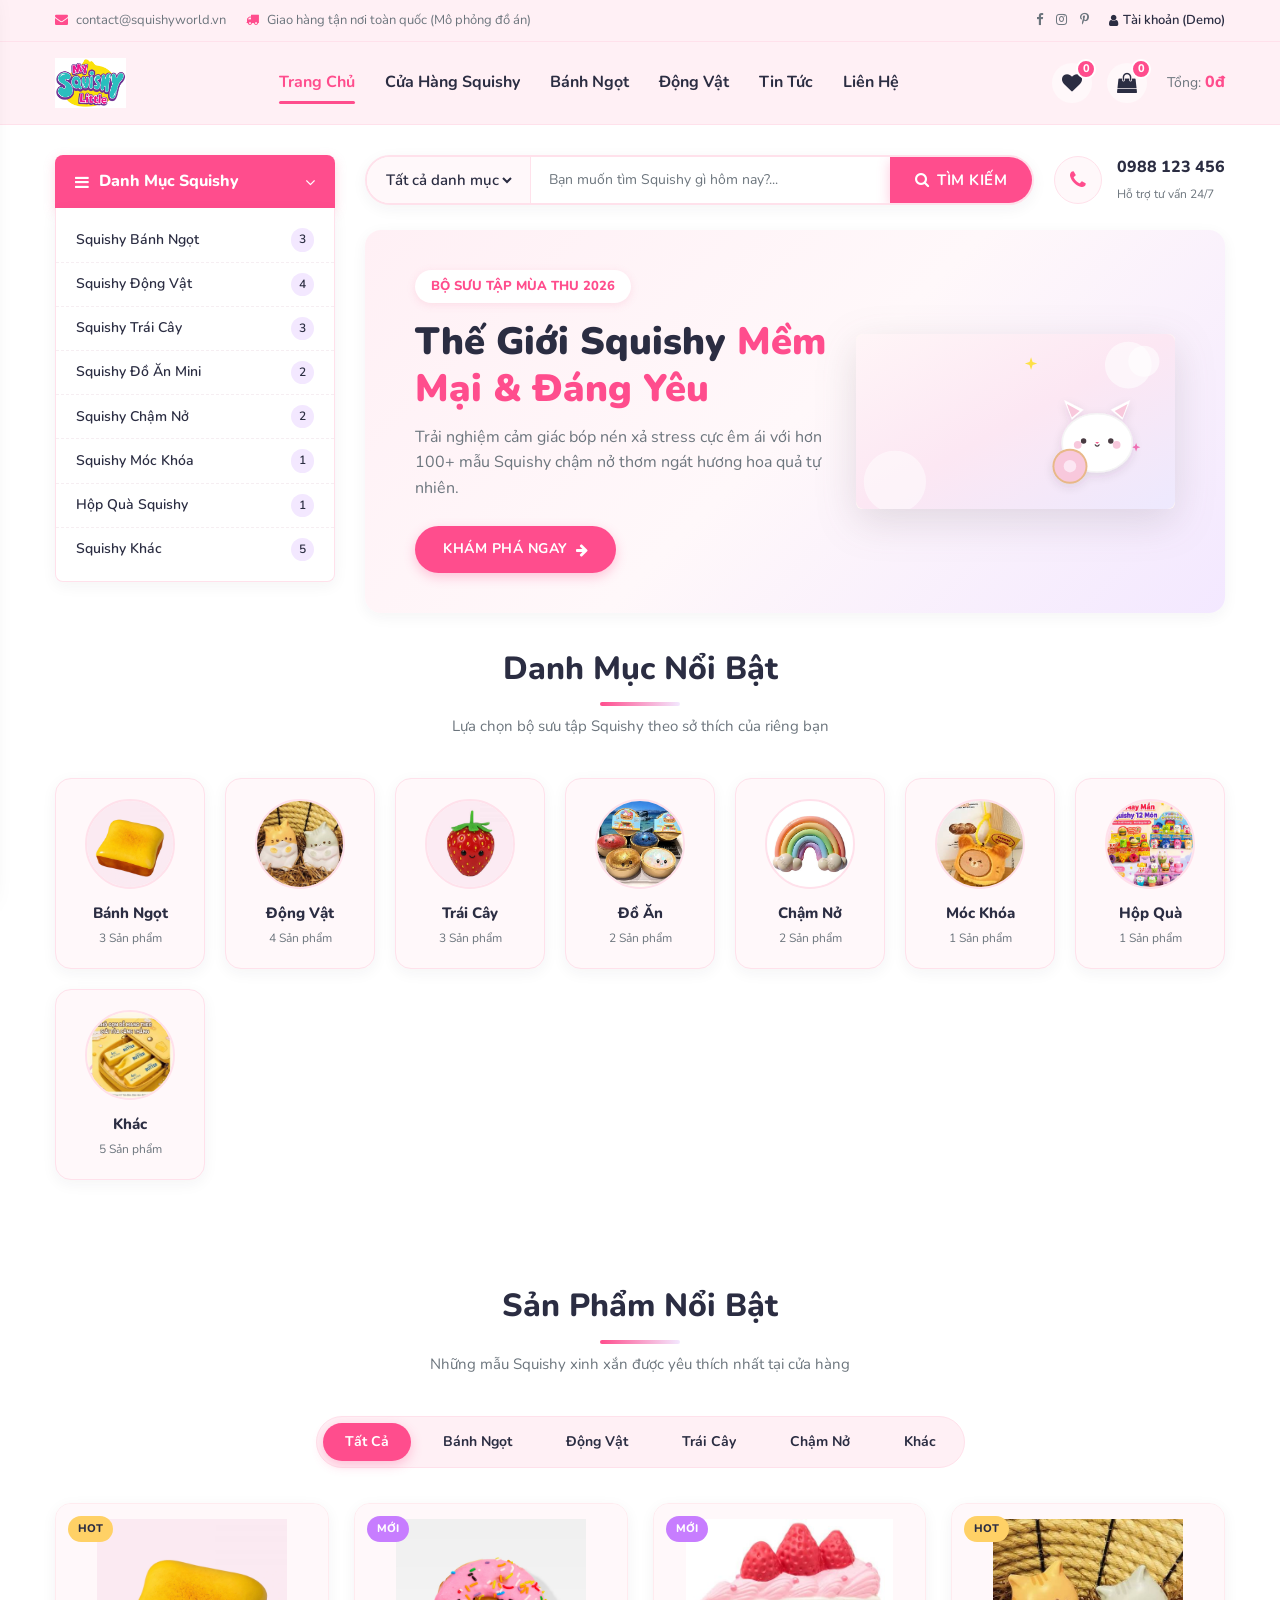
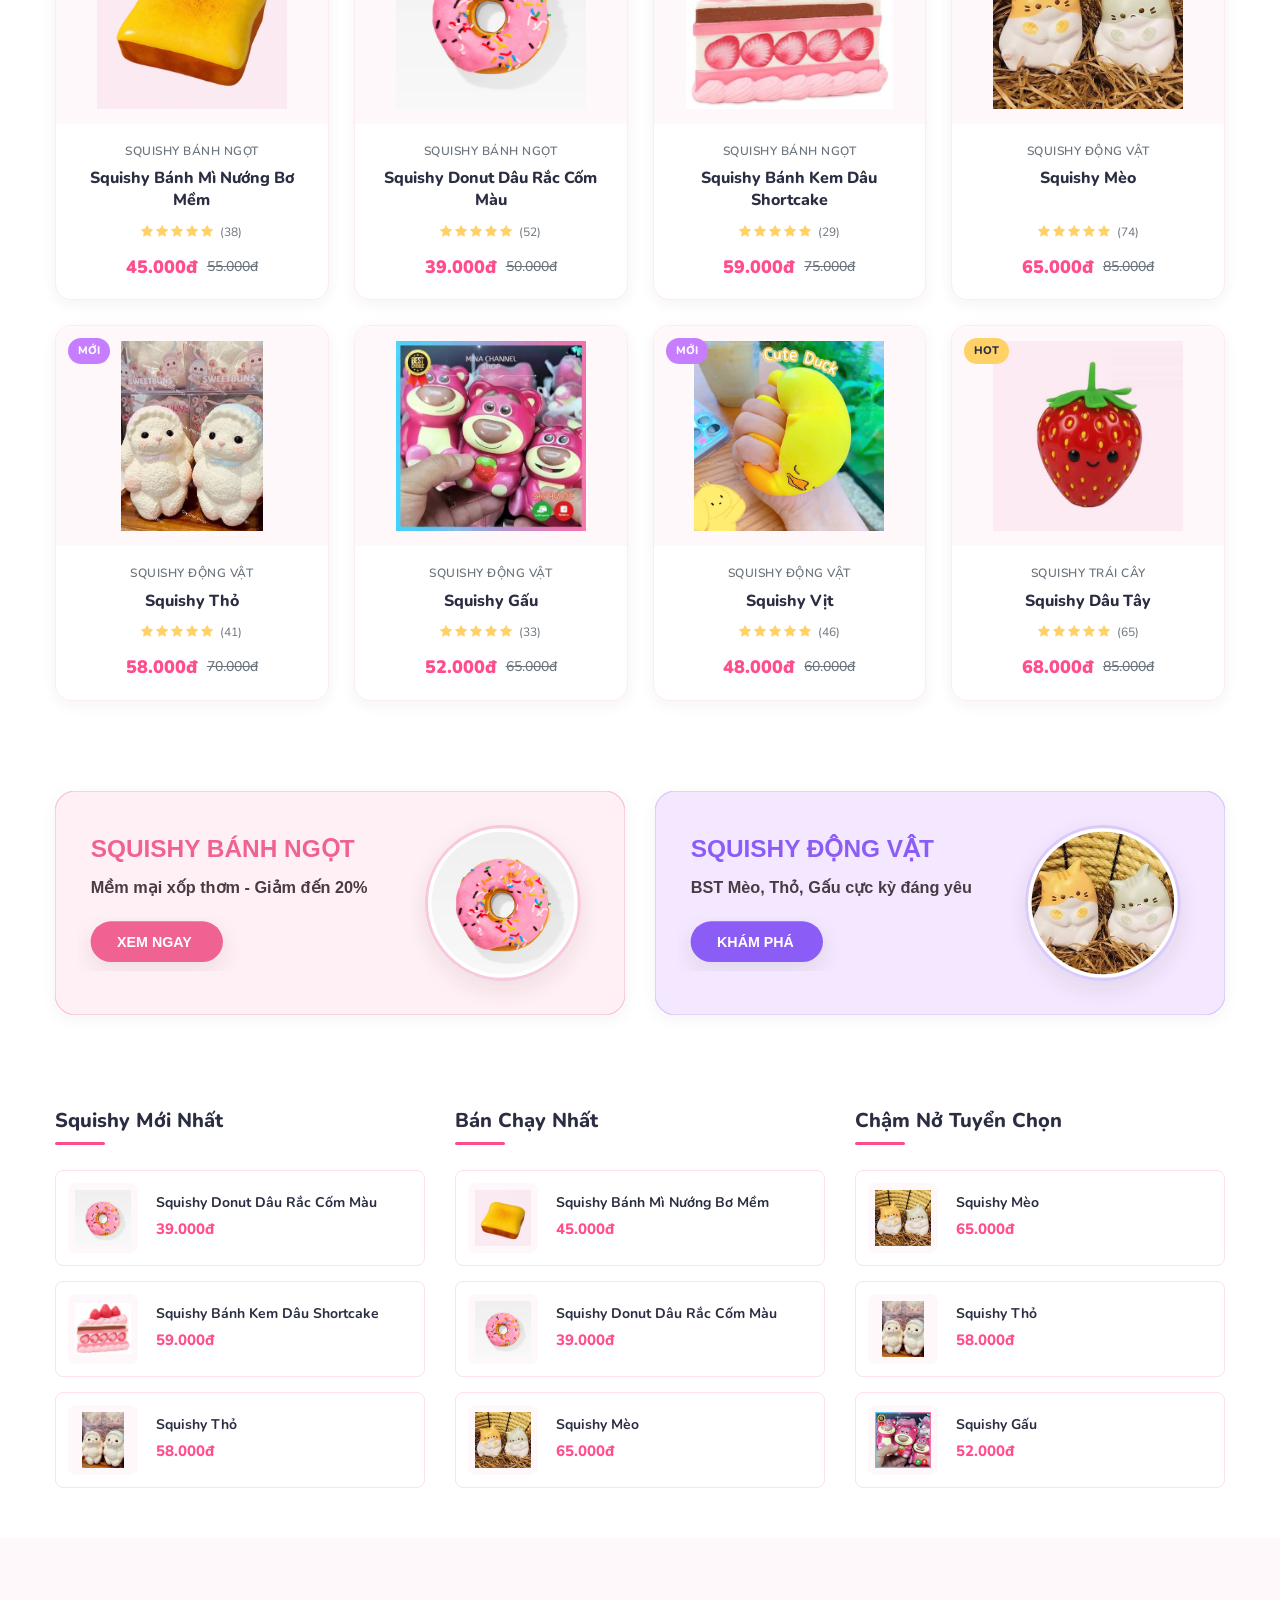
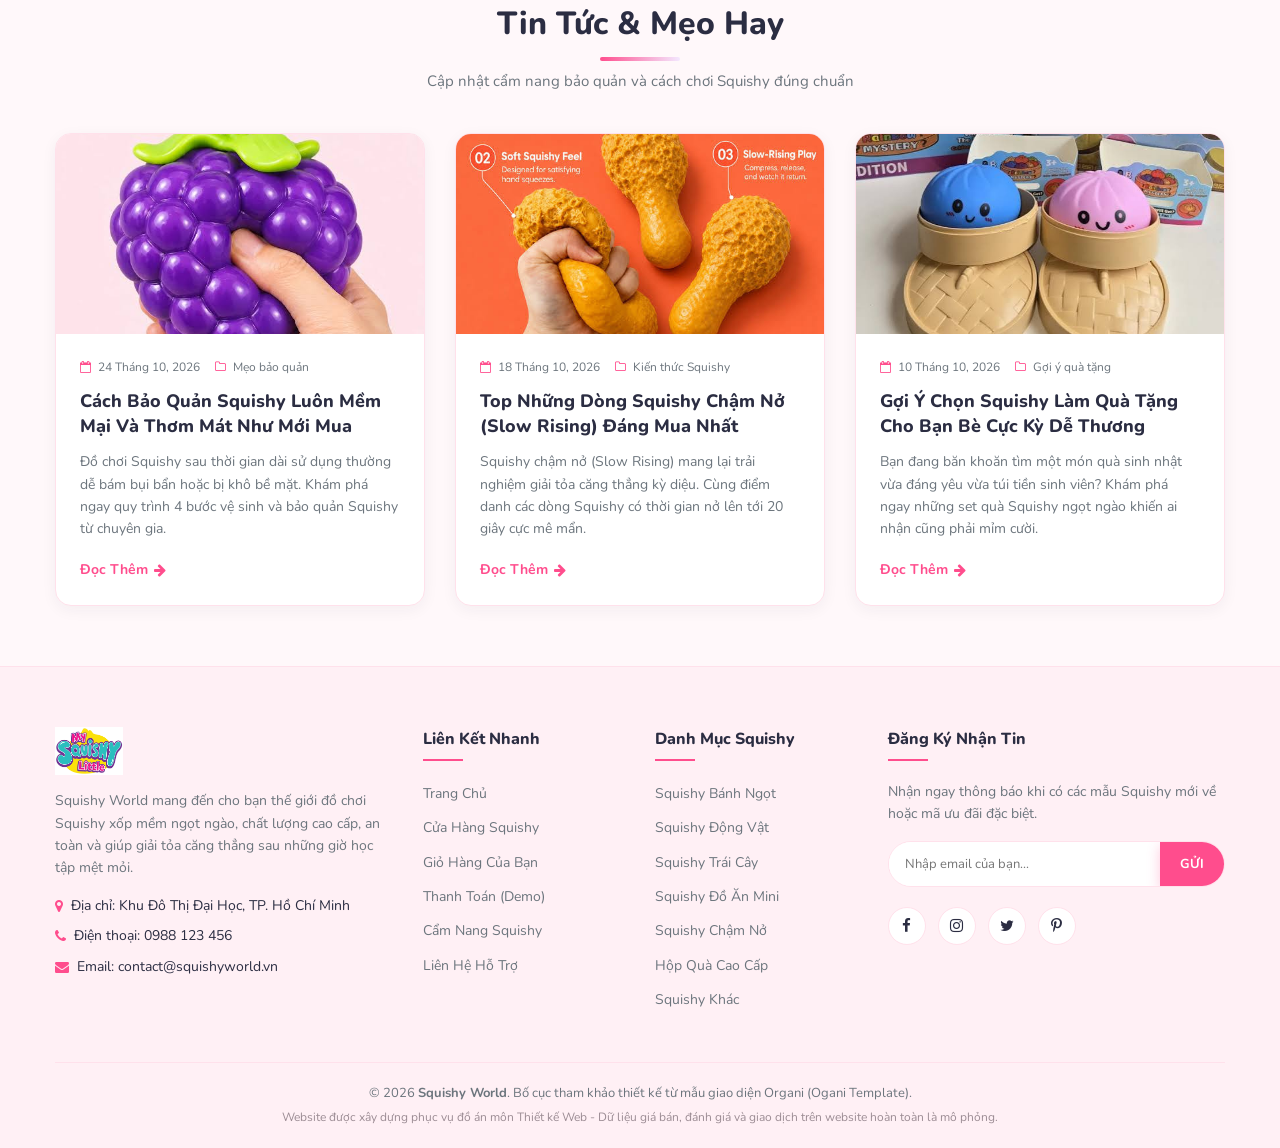
<file: index.html>
<!DOCTYPE html>
<html lang="vi">
<head>
  <meta charset="UTF-8">
  <meta name="viewport" content="width=device-width, initial-scale=1.0">
  <title>Squishy World - Cửa Hàng Đồ Chơi Squishy Dễ Thương & Ngọt Ngào</title>
  <!-- Google Font: Nunito -->
  <link rel="preconnect" href="https://fonts.googleapis.com">
  <link rel="preconnect" href="https://fonts.gstatic.com" crossorigin>
  <link href="https://fonts.googleapis.com/css2?family=Nunito:wght@400;600;700;800;900&display=swap" rel="stylesheet">
  <!-- Font Awesome Icons -->
  <link rel="stylesheet" href="https://cdnjs.cloudflare.com/ajax/libs/font-awesome/4.7.0/css/font-awesome.min.css">
  <!-- CSS Stylesheets -->
  <link rel="stylesheet" href="css/style.css">
  <link rel="stylesheet" href="css/pages.css">
  <link rel="stylesheet" href="css/responsive.css">
</head>
<body>

  <!-- ==================== MOBILE MENU (Humberger) ==================== -->
  <div class="humberger__menu__overlay"></div>
  <div class="humberger__menu__wrapper">
    <div class="humberger__menu__close">
      <i class="fa fa-times"></i>
    </div>
    <div class="humberger__menu__logo">
      <a href="index.html">
        <img src="images/logo.png" alt="Squishy World Logo">
      </a>
    </div>
    <nav class="humberger__menu__nav">
      <ul>
        <li class="active"><a href="index.html">Trang Chủ</a></li>
        <li><a href="shop.html">Cửa Hàng Squishy</a></li>
        <li><a href="shop.html?filter=hot">Bộ Sưu Tập</a></li>
        <li><a href="blog.html">Tin Tức</a></li>
        <li><a href="contact.html">Liên Hệ</a></li>
      </ul>
    </nav>
    <div class="humberger__menu__contact">
      <ul>
        <li><i class="fa fa-envelope"></i> contact@squishyworld.vn</li>
        <li><i class="fa fa-phone"></i> Hotline: 0988 123 456</li>
        <li><i class="fa fa-map-marker"></i> TP. Hồ Chí Minh</li>
      </ul>
    </div>
  </div>

  <!-- ==================== HEADER SECTION ==================== -->
  <header class="header">
    <!-- Top Bar -->
    <div class="header__top">
      <div class="container">
        <div class="header__top-inner">
          <div class="header__top-left">
            <span><i class="fa fa-envelope"></i> contact@squishyworld.vn</span>
            <span><i class="fa fa-truck"></i> Giao hàng tận nơi toàn quốc (Mô phỏng đồ án)</span>
          </div>
          <div class="header__top-right">
            <div class="header__top-social">
              <a href="javascript:void(0)" title="Facebook"><i class="fa fa-facebook"></i></a>
              <a href="javascript:void(0)" title="Instagram"><i class="fa fa-instagram"></i></a>
              <a href="javascript:void(0)" title="Pinterest"><i class="fa fa-pinterest-p"></i></a>
            </div>
            <div class="header__top-auth">
              <i class="fa fa-user"></i>
              <span>Tài khoản (Demo)</span>
            </div>
          </div>
        </div>
      </div>
    </div>

    <!-- Main Navigation Header -->
    <div class="container">
      <div class="header__inner">
        <!-- Logo -->
        <div class="header__logo">
          <a href="index.html">
            <img src="images/logo.png" alt="Squishy World Logo">
          </a>
        </div>

        <!-- Desktop Navigation Menu -->
        <nav class="header__menu">
          <ul>
            <li class="active"><a href="index.html">Trang Chủ</a></li>
            <li><a href="shop.html">Cửa Hàng Squishy</a></li>
            <li><a href="shop.html?category=banh-ngot">Bánh Ngọt</a></li>
            <li><a href="shop.html?category=dong-vat">Động Vật</a></li>
            <li><a href="blog.html">Tin Tức</a></li>
            <li><a href="contact.html">Liên Hệ</a></li>
          </ul>
        </nav>

        <!-- Cart & Wishlist Actions -->
        <div class="header__cart">
          <ul>
            <li>
              <a href="shop.html?filter=wishlist" title="Danh sách yêu thích">
                <i class="fa fa-heart"></i>
                <span class="badge" id="wishlist-badge">0</span>
              </a>
            </li>
            <li>
              <a href="shopping-cart.html" title="Giỏ hàng của bạn">
                <i class="fa fa-shopping-bag"></i>
                <span class="badge" id="cart-badge">0</span>
              </a>
            </li>
          </ul>
          <div class="header__cart-price">
            Tổng: <span id="cart-header-price">0đ</span>
          </div>
        </div>

        <!-- Humberger Icon (Mobile) -->
        <div class="humberger__open">
          <i class="fa fa-bars"></i>
        </div>
      </div>
    </div>
  </header>

  <!-- ==================== HERO SECTION ==================== -->
  <section class="hero">
    <div class="container">
      <div class="hero__inner">
        <!-- Left: Categories Dropdown -->
        <div class="hero__categories">
          <div class="hero__categories-all">
            <span><i class="fa fa-bars"></i> Danh Mục Squishy</span>
            <i class="fa fa-angle-down"></i>
          </div>
          <ul id="hero-category-list">
            <li><a href="shop.html?category=banh-ngot">Squishy Bánh Ngọt <span class="count">3</span></a></li>
            <li><a href="shop.html?category=dong-vat">Squishy Động Vật <span class="count">4</span></a></li>
            <li><a href="shop.html?category=trai-cay">Squishy Trái Cây <span class="count">3</span></a></li>
            <li><a href="shop.html?category=do-an">Squishy Đồ Ăn Mini <span class="count">2</span></a></li>
            <li><a href="shop.html?category=cham-no">Squishy Chậm Nở <span class="count">2</span></a></li>
            <li><a href="shop.html?category=moc-khoa">Squishy Móc Khóa <span class="count">1</span></a></li>
            <li><a href="shop.html?category=hop-qua">Hộp Quà Squishy <span class="count">1</span></a></li>
            <li><a href="shop.html?category=khac">Squishy Khác <span class="count">5</span></a></li>
          </ul>
        </div>

        <!-- Right: Search Bar & Hero Banner -->
        <div class="hero__right">
          <div class="hero__search">
            <form class="hero__search-form" action="shop.html" method="GET">
              <div class="hero__search-categories">
                <select name="category">
                  <option value="all">Tất cả danh mục</option>
                  <option value="banh-ngot">Bánh Ngọt</option>
                  <option value="dong-vat">Động Vật</option>
                  <option value="trai-cay">Trái Cây</option>
                  <option value="do-an">Đồ Ăn</option>
                  <option value="cham-no">Chậm Nở</option>
                  <option value="khac">Squishy Khác</option>
                </select>
              </div>
              <input type="text" name="search" placeholder="Bạn muốn tìm Squishy gì hôm nay?...">
              <button type="submit"><i class="fa fa-search"></i> TÌM KIẾM</button>
            </form>

            <div class="hero__search-phone">
              <div class="hero__search-phone-icon">
                <i class="fa fa-phone"></i>
              </div>
              <div class="hero__search-phone-text">
                <h5>0988 123 456</h5>
                <span>Hỗ trợ tư vấn 24/7</span>
              </div>
            </div>
          </div>

          <!-- Hero Main Banner -->
          <div class="hero__item">
            <div class="hero__text">
              <span class="tagline">BỘ SƯU TẬP MÙA THU 2026</span>
              <h2>Thế Giới Squishy <span>Mềm Mại & Đáng Yêu</span></h2>
              <p>Trải nghiệm cảm giác bóp nén xả stress cực êm ái với hơn 100+ mẫu Squishy chậm nở thơm ngát hương hoa quả tự nhiên.</p>
              <a href="shop.html" class="primary-btn">
                <span>KHÁM PHÁ NGAY</span>
                <i class="fa fa-arrow-right"></i>
              </a>
            </div>
            <div class="hero__image-wrapper">
              <img src="images/banners/hero-banner.svg" alt="Squishy World Hero Banner">
            </div>
          </div>
        </div>
      </div>
    </div>
  </section>

  <!-- ==================== CATEGORIES SECTION ==================== -->
  <section class="categories">
    <div class="container">
      <div class="section-title">
        <h2>Danh Mục Nổi Bật</h2>
        <p>Lựa chọn bộ sưu tập Squishy theo sở thích của riêng bạn</p>
      </div>
      <div class="categories__grid">
        <a href="shop.html?category=banh-ngot" class="categories__item">
          <div class="categories__item-pic">
            <img src="images/squishy/squishy-001.webp" alt="Bánh Ngọt">
          </div>
          <h5>Bánh Ngọt</h5>
          <span>3 Sản phẩm</span>
        </a>
        <a href="shop.html?category=dong-vat" class="categories__item">
          <div class="categories__item-pic">
            <img src="images/squishy/squishy-004.png" alt="Động Vật">
          </div>
          <h5>Động Vật</h5>
          <span>4 Sản phẩm</span>
        </a>
        <a href="shop.html?category=trai-cay" class="categories__item">
          <div class="categories__item-pic">
            <img src="images/squishy/squishy-008.png" alt="Trái Cây">
          </div>
          <h5>Trái Cây</h5>
          <span>3 Sản phẩm</span>
        </a>
        <a href="shop.html?category=do-an" class="categories__item">
          <div class="categories__item-pic">
            <img src="images/squishy/squishy-011.png" alt="Đồ Ăn">
          </div>
          <h5>Đồ Ăn</h5>
          <span>2 Sản phẩm</span>
        </a>
        <a href="shop.html?category=cham-no" class="categories__item">
          <div class="categories__item-pic">
            <img src="images/squishy/squishy-012.png" alt="Chậm Nở">
          </div>
          <h5>Chậm Nở</h5>
          <span>2 Sản phẩm</span>
        </a>
        <a href="shop.html?category=moc-khoa" class="categories__item">
          <div class="categories__item-pic">
            <img src="images/squishy/squishy-013.png" alt="Móc Khóa">
          </div>
          <h5>Móc Khóa</h5>
          <span>1 Sản phẩm</span>
        </a>
        <a href="shop.html?category=hop-qua" class="categories__item">
          <div class="categories__item-pic">
            <img src="images/squishy/squishy-016.png" alt="Hộp Quà">
          </div>
          <h5>Hộp Quà</h5>
          <span>1 Sản phẩm</span>
        </a>
        <a href="shop.html?category=khac" class="categories__item">
          <div class="categories__item-pic">
            <img src="images/squishy/squishy-017.png" alt="Khác">
          </div>
          <h5>Khác</h5>
          <span>5 Sản phẩm</span>
        </a>
      </div>
    </div>
  </section>

  <!-- ==================== FEATURED PRODUCTS ==================== -->
  <section class="featured spad">
    <div class="container">
      <div class="section-title">
        <h2>Sản Phẩm Nổi Bật</h2>
        <p>Những mẫu Squishy xinh xắn được yêu thích nhất tại cửa hàng</p>
      </div>

      <!-- Category Filter Tabs (Organi Style) -->
      <div class="featured__controls">
        <ul id="featured-filter-tabs">
          <li class="active" data-filter="all">Tất Cả</li>
          <li data-filter="banh-ngot">Bánh Ngọt</li>
          <li data-filter="dong-vat">Động Vật</li>
          <li data-filter="trai-cay">Trái Cây</li>
          <li data-filter="cham-no">Chậm Nở</li>
          <li data-filter="khac">Khác</li>
        </ul>
      </div>

      <!-- Featured Product Grid -->
      <div class="product__grid" id="featured-product-grid">
        <!-- Javascript renders 8 featured products dynamically here -->
      </div>
    </div>
  </section>

  <!-- ==================== PROMO BANNERS ==================== -->
  <div class="banner">
    <div class="container">
      <div class="banner__grid">
        <div class="banner__item">
          <a href="shop.html?category=banh-ngot">
            <img src="images/banners/banner-1.svg" alt="Khuyến mãi Squishy Bánh Ngọt">
          </a>
        </div>
        <div class="banner__item">
          <a href="shop.html?category=dong-vat">
            <img src="images/banners/banner-2.svg" alt="Bộ sưu tập Squishy Động Vật">
          </a>
        </div>
      </div>
    </div>
  </div>

  <!-- ==================== 3-COLUMN LATEST PRODUCT (Organi Layout) ==================== -->
  <section class="latest-product spad">
    <div class="container">
      <div class="latest-product__grid">
        <!-- Column 1: Mới nhất -->
        <div class="latest-product__column">
          <h4>Squishy Mới Nhất</h4>
          <div class="latest-product__list" id="latest-column-new">
            <!-- Render 3 new products -->
          </div>
        </div>

        <!-- Column 2: Bán chạy nhất -->
        <div class="latest-product__column">
          <h4>Bán Chạy Nhất</h4>
          <div class="latest-product__list" id="latest-column-bestseller">
            <!-- Render 3 best seller products -->
          </div>
        </div>

        <!-- Column 3: Chậm nở tuyển chọn -->
        <div class="latest-product__column">
          <h4>Chậm Nở Tuyển Chọn</h4>
          <div class="latest-product__list" id="latest-column-slow">
            <!-- Render 3 slow rising products -->
          </div>
        </div>
      </div>
    </div>
  </section>

  <!-- ==================== LATEST BLOG / TIN TỨC ==================== -->
  <section class="from-blog spad">
    <div class="container">
      <div class="section-title">
        <h2>Tin Tức & Mẹo Hay</h2>
        <p>Cập nhật cẩm nang bảo quản và cách chơi Squishy đúng chuẩn</p>
      </div>
      <div class="blog__grid" id="home-blog-grid">
        <!-- Render 3 blog items dynamically from SQUISHY_DATA -->
      </div>
    </div>
  </section>

  <!-- ==================== FOOTER SECTION ==================== -->
  <footer class="footer">
    <div class="container">
      <div class="footer__grid">
        <!-- About -->
        <div class="footer__about">
          <div class="footer__about-logo">
            <a href="index.html">
              <img src="images/logo.png" alt="Squishy World Logo">
            </a>
          </div>
          <p>Squishy World mang đến cho bạn thế giới đồ chơi Squishy xốp mềm ngọt ngào, chất lượng cao cấp, an toàn và giúp giải tỏa căng thẳng sau những giờ học tập mệt mỏi.</p>
          <ul>
            <li><i class="fa fa-map-marker"></i> Địa chỉ: Khu Đô Thị Đại Học, TP. Hồ Chí Minh</li>
            <li><i class="fa fa-phone"></i> Điện thoại: 0988 123 456</li>
            <li><i class="fa fa-envelope"></i> Email: contact@squishyworld.vn</li>
          </ul>
        </div>

        <!-- Useful Links -->
        <div class="footer__widget">
          <h6>Liên Kết Nhanh</h6>
          <ul>
            <li><a href="index.html">Trang Chủ</a></li>
            <li><a href="shop.html">Cửa Hàng Squishy</a></li>
            <li><a href="shopping-cart.html">Giỏ Hàng Của Bạn</a></li>
            <li><a href="checkout.html">Thanh Toán (Demo)</a></li>
            <li><a href="blog.html">Cẩm Nang Squishy</a></li>
            <li><a href="contact.html">Liên Hệ Hỗ Trợ</a></li>
          </ul>
        </div>

        <!-- Categories -->
        <div class="footer__widget">
          <h6>Danh Mục Squishy</h6>
          <ul>
            <li><a href="shop.html?category=banh-ngot">Squishy Bánh Ngọt</a></li>
            <li><a href="shop.html?category=dong-vat">Squishy Động Vật</a></li>
            <li><a href="shop.html?category=trai-cay">Squishy Trái Cây</a></li>
            <li><a href="shop.html?category=do-an">Squishy Đồ Ăn Mini</a></li>
            <li><a href="shop.html?category=cham-no">Squishy Chậm Nở</a></li>
            <li><a href="shop.html?category=hop-qua">Hộp Quà Cao Cấp</a></li>
            <li><a href="shop.html?category=khac">Squishy Khác</a></li>
          </ul>
        </div>

        <!-- Newsletter & Social -->
        <div class="footer__widget footer__newsletter">
          <h6>Đăng Ký Nhận Tin</h6>
          <p>Nhận ngay thông báo khi có các mẫu Squishy mới về hoặc mã ưu đãi đặc biệt.</p>
          <form class="footer__newsletter-form" onsubmit="event.preventDefault(); showToast('Đăng ký thành công', 'Cảm ơn bạn đã theo dõi Squishy World!', 'success'); this.reset();">
            <input type="email" placeholder="Nhập email của bạn..." required>
            <button type="submit">GỬI</button>
          </form>
          <div class="footer__social">
            <a href="javascript:void(0)" title="Facebook"><i class="fa fa-facebook"></i></a>
            <a href="javascript:void(0)" title="Instagram"><i class="fa fa-instagram"></i></a>
            <a href="javascript:void(0)" title="Twitter"><i class="fa fa-twitter"></i></a>
            <a href="javascript:void(0)" title="Pinterest"><i class="fa fa-pinterest-p"></i></a>
          </div>
        </div>
      </div>

      <div class="footer__bottom">
        <p>&copy; 2026 <strong>Squishy World</strong>. Bố cục tham khảo thiết kế từ mẫu giao diện Organi (Ogani Template).</p>
        <span class="disclaimer">Website được xây dựng phục vụ đồ án môn Thiết kế Web - Dữ liệu giá bán, đánh giá và giao dịch trên website hoàn toàn là mô phỏng.</span>
      </div>
    </div>
  </footer>

  <!-- Scripts -->
  <script src="js/data.js"></script>
  <script src="js/main.js"></script>
  <script>
    // Xử lý riêng cho Trang Chủ
    document.addEventListener('DOMContentLoaded', () => {
      // 1. Render Featured Products
      const featuredContainer = document.getElementById('featured-product-grid');
      const tabs = document.querySelectorAll('#featured-filter-tabs li');

      function renderFeaturedProducts(categoryFilter = 'all') {
        if (!featuredContainer) return;
        featuredContainer.innerHTML = '';

        let list = SQUISHY_DATA.products;
        if (categoryFilter !== 'all') {
          list = list.filter(p => p.category === categoryFilter);
        }

        // Lấy tối đa 8 sản phẩm cho trang chủ
        const displayList = list.slice(0, 8);

        displayList.forEach(product => {
          let badgeHtml = '';
          if (product.isNew) {
            badgeHtml = '<span class="product__badge badge-new">Mới</span>';
          } else if (product.isBestSeller) {
            badgeHtml = '<span class="product__badge badge-bestseller">Hot</span>';
          }

          const isFav = WishlistManager.isWishlisted(product.id);

          const card = document.createElement('div');
          card.className = 'product__item';
          card.innerHTML = `
            ${badgeHtml}
            <div class="product__item-pic">
              <img src="${product.image}" alt="${product.name}">
              <ul class="product__item-pic-hover">
                <li>
                  <button class="btn-wishlist-toggle ${isFav ? 'is-favorite' : ''}" data-product-id="${product.id}" title="Yêu thích">
                    <i class="fa ${isFav ? 'fa-heart' : 'fa-heart-o'}"></i>
                  </button>
                </li>
                <li>
                  <a href="shop-details.html?id=${product.id}" title="Xem chi tiết">
                    <i class="fa fa-eye"></i>
                  </a>
                </li>
                <li>
                  <button class="btn-add-cart" data-product-id="${product.id}" title="Thêm vào giỏ hàng">
                    <i class="fa fa-shopping-cart"></i>
                  </button>
                </li>
              </ul>
            </div>
            <div class="product__item-text">
              <span class="category">${product.categoryName}</span>
              <h6><a href="shop-details.html?id=${product.id}">${product.name}</a></h6>
              <div class="product__item-rating">
                <i class="fa fa-star"></i>
                <i class="fa fa-star"></i>
                <i class="fa fa-star"></i>
                <i class="fa fa-star"></i>
                <i class="fa fa-star"></i>
                <span class="review-count">(${product.reviewCount})</span>
              </div>
              <div class="product__item-price">
                ${formatPrice(product.price)}
                ${product.oldPrice ? `<span class="old-price">${formatPrice(product.oldPrice)}</span>` : ''}
              </div>
            </div>
          `;
          featuredContainer.appendChild(card);
        });

        // Gắn sự kiện Thêm giỏ hàng & Yêu thích
        bindProductCardEvents();
      }

      function bindProductCardEvents() {
        document.querySelectorAll('.btn-add-cart').forEach(btn => {
          btn.onclick = () => {
            const pid = btn.dataset.productId;
            CartManager.addToCart(pid, 1);
          };
        });

        document.querySelectorAll('.btn-wishlist-toggle').forEach(btn => {
          btn.onclick = () => {
            const pid = btn.dataset.productId;
            WishlistManager.toggleWishlist(pid);
          };
        });
      }

      // Xử lý Tab click
      tabs.forEach(tab => {
        tab.addEventListener('click', () => {
          tabs.forEach(t => t.classList.remove('active'));
          tab.classList.add('active');
          renderFeaturedProducts(tab.dataset.filter);
        });
      });

      renderFeaturedProducts('all');

      // 2. Render 3 cột Latest Products (Organi Style)
      function renderMiniColumn(containerId, productList) {
        const container = document.getElementById(containerId);
        if (!container) return;
        container.innerHTML = '';

        productList.slice(0, 3).forEach(p => {
          const item = document.createElement('a');
          item.href = `shop-details.html?id=${p.id}`;
          item.className = 'latest-product__item';
          item.innerHTML = `
            <div class="latest-product__item-pic">
              <img src="${p.image}" alt="${p.name}">
            </div>
            <div class="latest-product__item-text">
              <h6>${p.name}</h6>
              <span>${formatPrice(p.price)}</span>
            </div>
          `;
          container.appendChild(item);
        });
      }

      const newProducts = SQUISHY_DATA.products.filter(p => p.isNew);
      const bestSellers = SQUISHY_DATA.products.filter(p => p.isBestSeller);
      const slowRising = SQUISHY_DATA.products.filter(p => p.category === 'cham-no' || p.category === 'dong-vat');

      renderMiniColumn('latest-column-new', newProducts);
      renderMiniColumn('latest-column-bestseller', bestSellers);
      renderMiniColumn('latest-column-slow', slowRising);

      // 3. Render 3 bài Blog
      const blogContainer = document.getElementById('home-blog-grid');
      if (blogContainer) {
        blogContainer.innerHTML = '';
        SQUISHY_DATA.blogs.slice(0, 3).forEach(b => {
          const card = document.createElement('div');
          card.className = 'blog__item';
          card.innerHTML = `
            <div class="blog__item-pic">
              <img src="${b.image}" alt="${b.title}">
            </div>
            <div class="blog__item-text">
              <div class="blog__item-meta">
                <span><i class="fa fa-calendar-o"></i> ${b.date}</span>
                <span><i class="fa fa-folder-o"></i> ${b.category}</span>
              </div>
              <h5><a href="blog-details.html?id=${b.id}">${b.title}</a></h5>
              <p>${b.summary}</p>
              <a href="blog-details.html?id=${b.id}" class="blog__item-btn">
                Đọc Thêm <i class="fa fa-arrow-right"></i>
              </a>
            </div>
          `;
          blogContainer.appendChild(card);
        });
      }
    });
  </script>
</body>
</html>
</file>
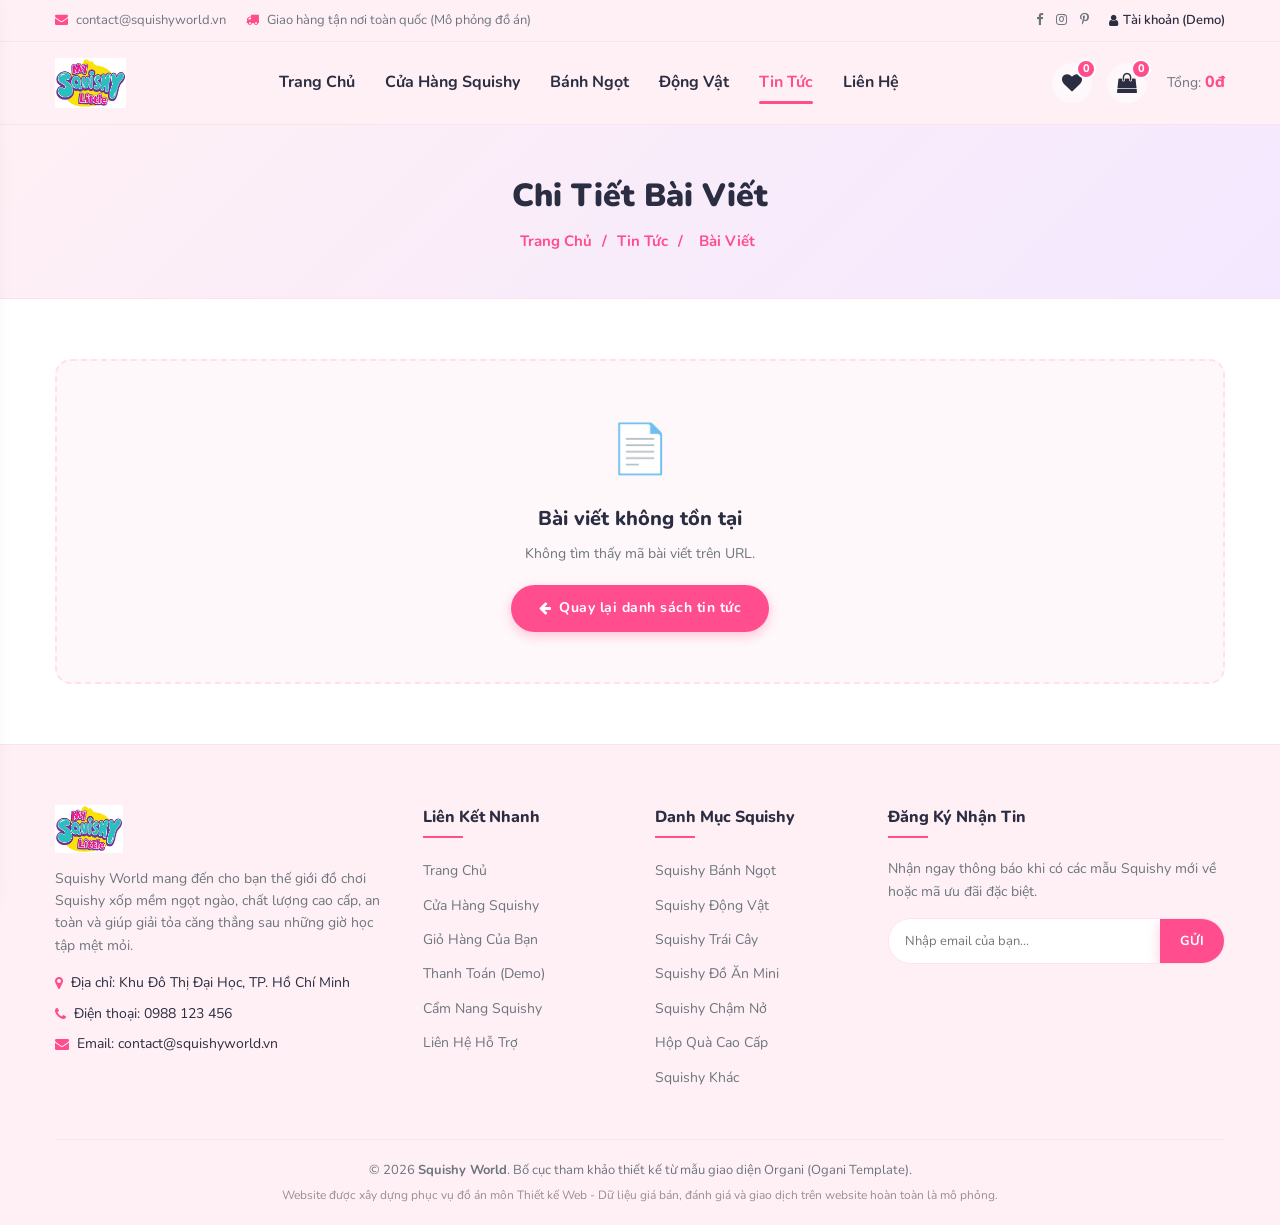
<file: blog-details.html>
<!DOCTYPE html>
<html lang="vi">
<head>
  <meta charset="UTF-8">
  <meta name="viewport" content="width=device-width, initial-scale=1.0">
  <title>Chi Tiết Tin Tức - Squishy World</title>
  <!-- Google Font: Nunito -->
  <link rel="preconnect" href="https://fonts.googleapis.com">
  <link rel="preconnect" href="https://fonts.gstatic.com" crossorigin>
  <link href="https://fonts.googleapis.com/css2?family=Nunito:wght@400;600;700;800;900&display=swap" rel="stylesheet">
  <!-- Font Awesome Icons -->
  <link rel="stylesheet" href="https://cdnjs.cloudflare.com/ajax/libs/font-awesome/4.7.0/css/font-awesome.min.css">
  <!-- CSS Stylesheets -->
  <link rel="stylesheet" href="css/style.css">
  <link rel="stylesheet" href="css/pages.css">
  <link rel="stylesheet" href="css/responsive.css">
</head>
<body>

  <!-- ==================== MOBILE MENU ==================== -->
  <div class="humberger__menu__overlay"></div>
  <div class="humberger__menu__wrapper">
    <div class="humberger__menu__close">
      <i class="fa fa-times"></i>
    </div>
    <div class="humberger__menu__logo">
      <a href="index.html">
        <img src="images/logo.png" alt="Squishy World Logo">
      </a>
    </div>
    <nav class="humberger__menu__nav">
      <ul>
        <li><a href="index.html">Trang Chủ</a></li>
        <li><a href="shop.html">Cửa Hàng Squishy</a></li>
        <li><a href="shop.html?filter=hot">Bộ Sưu Tập</a></li>
        <li class="active"><a href="blog.html">Tin Tức</a></li>
        <li><a href="contact.html">Liên Hệ</a></li>
      </ul>
    </nav>
  </div>

  <!-- ==================== HEADER SECTION ==================== -->
  <header class="header">
    <div class="header__top">
      <div class="container">
        <div class="header__top-inner">
          <div class="header__top-left">
            <span><i class="fa fa-envelope"></i> contact@squishyworld.vn</span>
            <span><i class="fa fa-truck"></i> Giao hàng tận nơi toàn quốc (Mô phỏng đồ án)</span>
          </div>
          <div class="header__top-right">
            <div class="header__top-social">
              <a href="javascript:void(0)"><i class="fa fa-facebook"></i></a>
              <a href="javascript:void(0)"><i class="fa fa-instagram"></i></a>
              <a href="javascript:void(0)"><i class="fa fa-pinterest-p"></i></a>
            </div>
            <div class="header__top-auth">
              <i class="fa fa-user"></i>
              <span>Tài khoản (Demo)</span>
            </div>
          </div>
        </div>
      </div>
    </div>

    <div class="container">
      <div class="header__inner">
        <div class="header__logo">
          <a href="index.html">
            <img src="images/logo.png" alt="Squishy World Logo">
          </a>
        </div>

        <nav class="header__menu">
          <ul>
            <li><a href="index.html">Trang Chủ</a></li>
            <li><a href="shop.html">Cửa Hàng Squishy</a></li>
            <li><a href="shop.html?category=banh-ngot">Bánh Ngọt</a></li>
            <li><a href="shop.html?category=dong-vat">Động Vật</a></li>
            <li class="active"><a href="blog.html">Tin Tức</a></li>
            <li><a href="contact.html">Liên Hệ</a></li>
          </ul>
        </nav>

        <div class="header__cart">
          <ul>
            <li>
              <a href="shop.html?filter=wishlist" title="Danh sách yêu thích">
                <i class="fa fa-heart"></i>
                <span class="badge" id="wishlist-badge">0</span>
              </a>
            </li>
            <li>
              <a href="shopping-cart.html" title="Giỏ hàng">
                <i class="fa fa-shopping-bag"></i>
                <span class="badge" id="cart-badge">0</span>
              </a>
            </li>
          </ul>
          <div class="header__cart-price">
            Tổng: <span id="cart-header-price">0đ</span>
          </div>
        </div>

        <div class="humberger__open">
          <i class="fa fa-bars"></i>
        </div>
      </div>
    </div>
  </header>

  <!-- ==================== BREADCRUMB ==================== -->
  <section class="breadcrumb-section">
    <div class="container">
      <div class="breadcrumb__text">
        <h2 id="breadcrumb-blog-title">Chi Tiết Bài Viết</h2>
        <div class="breadcrumb__option">
          <a href="index.html">Trang Chủ</a>
          <span>/</span>
          <a href="blog.html">Tin Tức</a>
          <span>/</span>
          <span>Bài Viết</span>
        </div>
      </div>
    </div>
  </section>

  <!-- ==================== BLOG DETAILS CONTENT ==================== -->
  <section class="blog-details-section spad">
    <div class="container" id="blog-details-container">
      <!-- Render dynamically -->
    </div>
  </section>

  <!-- ==================== FOOTER ==================== -->
  <footer class="footer">
    <div class="container">
      <div class="footer__grid">
        <div class="footer__about">
          <div class="footer__about-logo">
            <a href="index.html">
              <img src="images/logo.png" alt="Squishy World Logo">
            </a>
          </div>
          <p>Squishy World mang đến cho bạn thế giới đồ chơi Squishy xốp mềm ngọt ngào, chất lượng cao cấp, an toàn và giúp giải tỏa căng thẳng sau những giờ học tập mệt mỏi.</p>
          <ul>
            <li><i class="fa fa-map-marker"></i> Địa chỉ: Khu Đô Thị Đại Học, TP. Hồ Chí Minh</li>
            <li><i class="fa fa-phone"></i> Điện thoại: 0988 123 456</li>
            <li><i class="fa fa-envelope"></i> Email: contact@squishyworld.vn</li>
          </ul>
        </div>

        <div class="footer__widget">
          <h6>Liên Kết Nhanh</h6>
          <ul>
            <li><a href="index.html">Trang Chủ</a></li>
            <li><a href="shop.html">Cửa Hàng Squishy</a></li>
            <li><a href="shopping-cart.html">Giỏ Hàng Của Bạn</a></li>
            <li><a href="checkout.html">Thanh Toán (Demo)</a></li>
            <li><a href="blog.html">Cẩm Nang Squishy</a></li>
            <li><a href="contact.html">Liên Hệ Hỗ Trợ</a></li>
          </ul>
        </div>

        <div class="footer__widget">
          <h6>Danh Mục Squishy</h6>
          <ul>
            <li><a href="shop.html?category=banh-ngot">Squishy Bánh Ngọt</a></li>
            <li><a href="shop.html?category=dong-vat">Squishy Động Vật</a></li>
            <li><a href="shop.html?category=trai-cay">Squishy Trái Cây</a></li>
            <li><a href="shop.html?category=do-an">Squishy Đồ Ăn Mini</a></li>
            <li><a href="shop.html?category=cham-no">Squishy Chậm Nở</a></li>
            <li><a href="shop.html?category=hop-qua">Hộp Quà Cao Cấp</a></li>
            <li><a href="shop.html?category=khac">Squishy Khác</a></li>
          </ul>
        </div>

        <div class="footer__widget footer__newsletter">
          <h6>Đăng Ký Nhận Tin</h6>
          <p>Nhận ngay thông báo khi có các mẫu Squishy mới về hoặc mã ưu đãi đặc biệt.</p>
          <form class="footer__newsletter-form" onsubmit="event.preventDefault(); showToast('Đăng ký thành công', 'Cảm ơn bạn đã theo dõi Squishy World!', 'success'); this.reset();">
            <input type="email" placeholder="Nhập email của bạn..." required>
            <button type="submit">GỬI</button>
          </form>
        </div>
      </div>

      <div class="footer__bottom">
        <p>&copy; 2026 <strong>Squishy World</strong>. Bố cục tham khảo thiết kế từ mẫu giao diện Organi (Ogani Template).</p>
        <span class="disclaimer">Website được xây dựng phục vụ đồ án môn Thiết kế Web - Dữ liệu giá bán, đánh giá và giao dịch trên website hoàn toàn là mô phỏng.</span>
      </div>
    </div>
  </footer>

  <!-- Scripts -->
  <script src="js/data.js"></script>
  <script src="js/main.js"></script>
  <script>
    document.addEventListener('DOMContentLoaded', () => {
      const container = document.getElementById('blog-details-container');
      const breadcrumbTitle = document.getElementById('breadcrumb-blog-title');

      const params = new URLSearchParams(window.location.search);
      const blogId = params.get('id');

      if (!blogId) {
        showNotFound('Không tìm thấy mã bài viết trên URL.');
        return;
      }

      const blog = SQUISHY_DATA.blogs.find(b => b.id === blogId);
      if (!blog) {
        showNotFound(`Không tìm thấy bài viết "${blogId}".`);
        return;
      }

      if (breadcrumbTitle) breadcrumbTitle.textContent = blog.title;
      document.title = `${blog.title} - Squishy World`;

      const tagsHtml = (blog.tags || []).map(tag => `<a href="blog.html">${tag}</a>`).join('');

      container.innerHTML = `
        <div class="blog-details__hero">
          <h1>${blog.title}</h1>
          <div class="blog-details__hero-meta">
            <span><i class="fa fa-user"></i> Tác giả: ${blog.author}</span>
            <span><i class="fa fa-calendar"></i> ${blog.date}</span>
            <span><i class="fa fa-folder"></i> ${blog.category}</span>
          </div>
        </div>

        <div class="blog-details__pic">
          <img src="${blog.image}" alt="${blog.title}">
        </div>

        <div class="blog-details__content">
          ${blog.content}

          <div class="blog-details__tags">
            <span class="label">Từ khóa:</span>
            ${tagsHtml}
          </div>

          <div style="margin-top: 35px; text-align: center;">
            <a href="blog.html" class="outline-btn">
              <i class="fa fa-arrow-left"></i> Quay lại trang Tin Tức
            </a>
          </div>
        </div>
      `;

      function showNotFound(msg) {
        if (!container) return;
        container.innerHTML = `
          <div class="empty-state">
            <div class="empty-state-icon">📄</div>
            <h4>Bài viết không tồn tại</h4>
            <p>${msg}</p>
            <a href="blog.html" class="primary-btn"><i class="fa fa-arrow-left"></i> Quay lại danh sách tin tức</a>
          </div>
        `;
      }
    });
  </script>
</body>
</html>
</file>
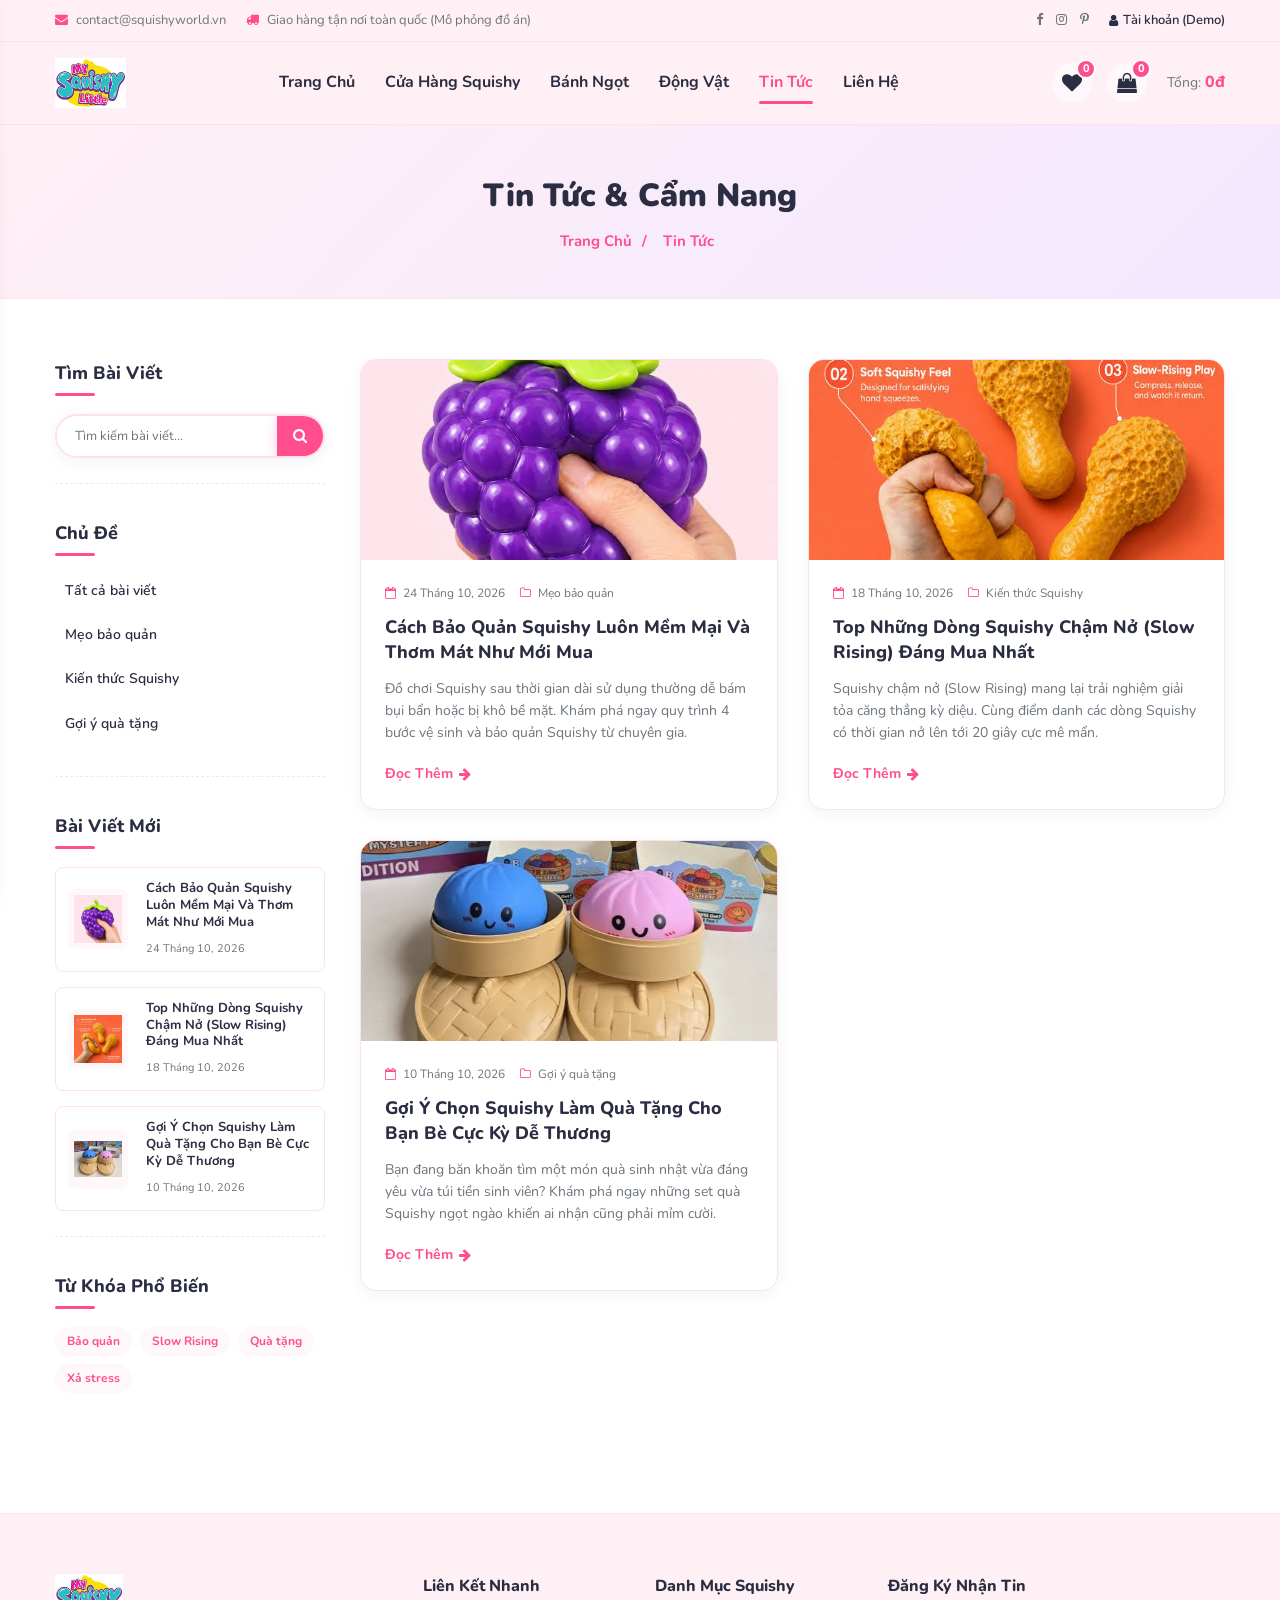
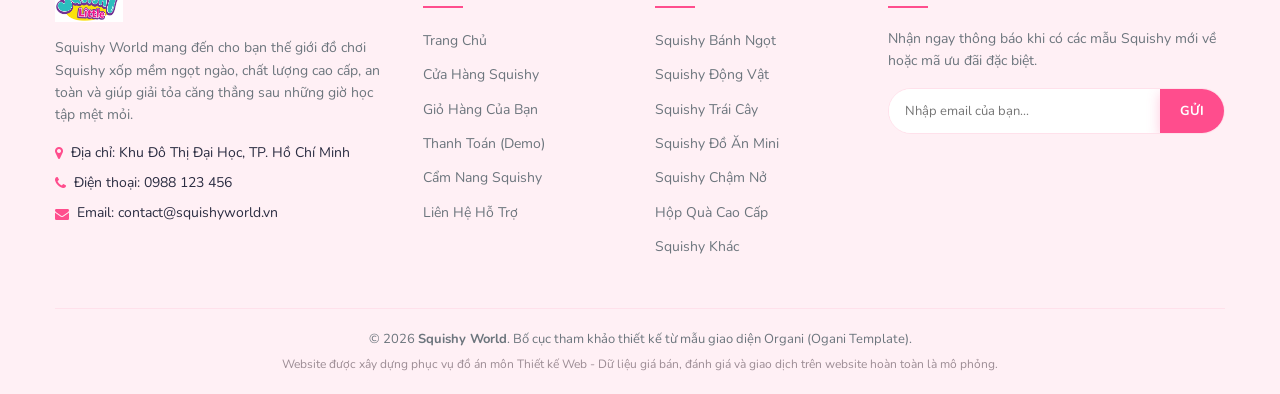
<file: blog.html>
<!DOCTYPE html>
<html lang="vi">
<head>
  <meta charset="UTF-8">
  <meta name="viewport" content="width=device-width, initial-scale=1.0">
  <title>Tin Tức & Cẩm Nang Squishy - Squishy World</title>
  <!-- Google Font: Nunito -->
  <link rel="preconnect" href="https://fonts.googleapis.com">
  <link rel="preconnect" href="https://fonts.gstatic.com" crossorigin>
  <link href="https://fonts.googleapis.com/css2?family=Nunito:wght@400;600;700;800;900&display=swap" rel="stylesheet">
  <!-- Font Awesome Icons -->
  <link rel="stylesheet" href="https://cdnjs.cloudflare.com/ajax/libs/font-awesome/4.7.0/css/font-awesome.min.css">
  <!-- CSS Stylesheets -->
  <link rel="stylesheet" href="css/style.css">
  <link rel="stylesheet" href="css/pages.css">
  <link rel="stylesheet" href="css/responsive.css">
</head>
<body>

  <!-- ==================== MOBILE MENU ==================== -->
  <div class="humberger__menu__overlay"></div>
  <div class="humberger__menu__wrapper">
    <div class="humberger__menu__close">
      <i class="fa fa-times"></i>
    </div>
    <div class="humberger__menu__logo">
      <a href="index.html">
        <img src="images/logo.png" alt="Squishy World Logo">
      </a>
    </div>
    <nav class="humberger__menu__nav">
      <ul>
        <li><a href="index.html">Trang Chủ</a></li>
        <li><a href="shop.html">Cửa Hàng Squishy</a></li>
        <li><a href="shop.html?filter=hot">Bộ Sưu Tập</a></li>
        <li class="active"><a href="blog.html">Tin Tức</a></li>
        <li><a href="contact.html">Liên Hệ</a></li>
      </ul>
    </nav>
  </div>

  <!-- ==================== HEADER SECTION ==================== -->
  <header class="header">
    <div class="header__top">
      <div class="container">
        <div class="header__top-inner">
          <div class="header__top-left">
            <span><i class="fa fa-envelope"></i> contact@squishyworld.vn</span>
            <span><i class="fa fa-truck"></i> Giao hàng tận nơi toàn quốc (Mô phỏng đồ án)</span>
          </div>
          <div class="header__top-right">
            <div class="header__top-social">
              <a href="javascript:void(0)"><i class="fa fa-facebook"></i></a>
              <a href="javascript:void(0)"><i class="fa fa-instagram"></i></a>
              <a href="javascript:void(0)"><i class="fa fa-pinterest-p"></i></a>
            </div>
            <div class="header__top-auth">
              <i class="fa fa-user"></i>
              <span>Tài khoản (Demo)</span>
            </div>
          </div>
        </div>
      </div>
    </div>

    <div class="container">
      <div class="header__inner">
        <div class="header__logo">
          <a href="index.html">
            <img src="images/logo.png" alt="Squishy World Logo">
          </a>
        </div>

        <nav class="header__menu">
          <ul>
            <li><a href="index.html">Trang Chủ</a></li>
            <li><a href="shop.html">Cửa Hàng Squishy</a></li>
            <li><a href="shop.html?category=banh-ngot">Bánh Ngọt</a></li>
            <li><a href="shop.html?category=dong-vat">Động Vật</a></li>
            <li class="active"><a href="blog.html">Tin Tức</a></li>
            <li><a href="contact.html">Liên Hệ</a></li>
          </ul>
        </nav>

        <div class="header__cart">
          <ul>
            <li>
              <a href="shop.html?filter=wishlist" title="Danh sách yêu thích">
                <i class="fa fa-heart"></i>
                <span class="badge" id="wishlist-badge">0</span>
              </a>
            </li>
            <li>
              <a href="shopping-cart.html" title="Giỏ hàng">
                <i class="fa fa-shopping-bag"></i>
                <span class="badge" id="cart-badge">0</span>
              </a>
            </li>
          </ul>
          <div class="header__cart-price">
            Tổng: <span id="cart-header-price">0đ</span>
          </div>
        </div>

        <div class="humberger__open">
          <i class="fa fa-bars"></i>
        </div>
      </div>
    </div>
  </header>

  <!-- ==================== BREADCRUMB ==================== -->
  <section class="breadcrumb-section">
    <div class="container">
      <div class="breadcrumb__text">
        <h2>Tin Tức & Cẩm Nang</h2>
        <div class="breadcrumb__option">
          <a href="index.html">Trang Chủ</a>
          <span>/</span>
          <span>Tin Tức</span>
        </div>
      </div>
    </div>
  </section>

  <!-- ==================== BLOG MAIN SECTION ==================== -->
  <section class="spad">
    <div class="container">
      <div class="shop-layout">
        <!-- Sidebar Blog (Bố cục Organi) -->
        <div class="sidebar">
          <!-- Search -->
          <div class="sidebar__item">
            <h4>Tìm Bài Viết</h4>
            <form id="blog-search-form" class="hero__search-form" style="height: 44px;">
              <input type="text" id="blog-search-input" placeholder="Tìm kiếm bài viết..." style="font-size: 13px;">
              <button type="submit" style="padding: 0 16px;"><i class="fa fa-search"></i></button>
            </form>
          </div>

          <!-- Danh mục bài viết -->
          <div class="sidebar__item sidebar__categories">
            <h4>Chủ Đề</h4>
            <ul>
              <li><a href="javascript:void(0)" onclick="location.reload();">Tất cả bài viết</a></li>
              <li><a href="javascript:void(0)">Mẹo bảo quản</a></li>
              <li><a href="javascript:void(0)">Kiến thức Squishy</a></li>
              <li><a href="javascript:void(0)">Gợi ý quà tặng</a></li>
            </ul>
          </div>

          <!-- Bài viết mới nhất -->
          <div class="sidebar__item">
            <h4>Bài Viết Mới</h4>
            <div class="latest-product__list" id="blog-recent-list">
              <!-- Render recent posts -->
            </div>
          </div>

          <!-- Tags phổ biến -->
          <div class="sidebar__item blog__sidebar-tags">
            <h4>Từ Khóa Phổ Biến</h4>
            <div style="display: flex; flex-wrap: wrap; gap: 8px;">
              <a href="javascript:void(0)" style="background: var(--color-cream-light); color: var(--color-pink-deep); padding: 5px 12px; border-radius: 20px; font-size: 12px; font-weight: 700;">Bảo quản</a>
              <a href="javascript:void(0)" style="background: var(--color-cream-light); color: var(--color-pink-deep); padding: 5px 12px; border-radius: 20px; font-size: 12px; font-weight: 700;">Slow Rising</a>
              <a href="javascript:void(0)" style="background: var(--color-cream-light); color: var(--color-pink-deep); padding: 5px 12px; border-radius: 20px; font-size: 12px; font-weight: 700;">Quà tặng</a>
              <a href="javascript:void(0)" style="background: var(--color-cream-light); color: var(--color-pink-deep); padding: 5px 12px; border-radius: 20px; font-size: 12px; font-weight: 700;">Xả stress</a>
            </div>
          </div>
        </div>

        <!-- Main Blog List Grid -->
        <div class="shop__main">
          <div class="blog__grid" id="blog-grid-list" style="grid-template-columns: repeat(2, 1fr);">
            <!-- Render dynamically -->
          </div>
        </div>
      </div>
    </div>
  </section>

  <!-- ==================== FOOTER ==================== -->
  <footer class="footer">
    <div class="container">
      <div class="footer__grid">
        <div class="footer__about">
          <div class="footer__about-logo">
            <a href="index.html">
              <img src="images/logo.png" alt="Squishy World Logo">
            </a>
          </div>
          <p>Squishy World mang đến cho bạn thế giới đồ chơi Squishy xốp mềm ngọt ngào, chất lượng cao cấp, an toàn và giúp giải tỏa căng thẳng sau những giờ học tập mệt mỏi.</p>
          <ul>
            <li><i class="fa fa-map-marker"></i> Địa chỉ: Khu Đô Thị Đại Học, TP. Hồ Chí Minh</li>
            <li><i class="fa fa-phone"></i> Điện thoại: 0988 123 456</li>
            <li><i class="fa fa-envelope"></i> Email: contact@squishyworld.vn</li>
          </ul>
        </div>

        <div class="footer__widget">
          <h6>Liên Kết Nhanh</h6>
          <ul>
            <li><a href="index.html">Trang Chủ</a></li>
            <li><a href="shop.html">Cửa Hàng Squishy</a></li>
            <li><a href="shopping-cart.html">Giỏ Hàng Của Bạn</a></li>
            <li><a href="checkout.html">Thanh Toán (Demo)</a></li>
            <li><a href="blog.html">Cẩm Nang Squishy</a></li>
            <li><a href="contact.html">Liên Hệ Hỗ Trợ</a></li>
          </ul>
        </div>

        <div class="footer__widget">
          <h6>Danh Mục Squishy</h6>
          <ul>
            <li><a href="shop.html?category=banh-ngot">Squishy Bánh Ngọt</a></li>
            <li><a href="shop.html?category=dong-vat">Squishy Động Vật</a></li>
            <li><a href="shop.html?category=trai-cay">Squishy Trái Cây</a></li>
            <li><a href="shop.html?category=do-an">Squishy Đồ Ăn Mini</a></li>
            <li><a href="shop.html?category=cham-no">Squishy Chậm Nở</a></li>
            <li><a href="shop.html?category=hop-qua">Hộp Quà Cao Cấp</a></li>
            <li><a href="shop.html?category=khac">Squishy Khác</a></li>
          </ul>
        </div>

        <div class="footer__widget footer__newsletter">
          <h6>Đăng Ký Nhận Tin</h6>
          <p>Nhận ngay thông báo khi có các mẫu Squishy mới về hoặc mã ưu đãi đặc biệt.</p>
          <form class="footer__newsletter-form" onsubmit="event.preventDefault(); showToast('Đăng ký thành công', 'Cảm ơn bạn đã theo dõi Squishy World!', 'success'); this.reset();">
            <input type="email" placeholder="Nhập email của bạn..." required>
            <button type="submit">GỬI</button>
          </form>
        </div>
      </div>

      <div class="footer__bottom">
        <p>&copy; 2026 <strong>Squishy World</strong>. Bố cục tham khảo thiết kế từ mẫu giao diện Organi (Ogani Template).</p>
        <span class="disclaimer">Website được xây dựng phục vụ đồ án môn Thiết kế Web - Dữ liệu giá bán, đánh giá và giao dịch trên website hoàn toàn là mô phỏng.</span>
      </div>
    </div>
  </footer>

  <!-- Scripts -->
  <script src="js/data.js"></script>
  <script src="js/main.js"></script>
  <script src="js/blog.js"></script>
</body>
</html>
</file>
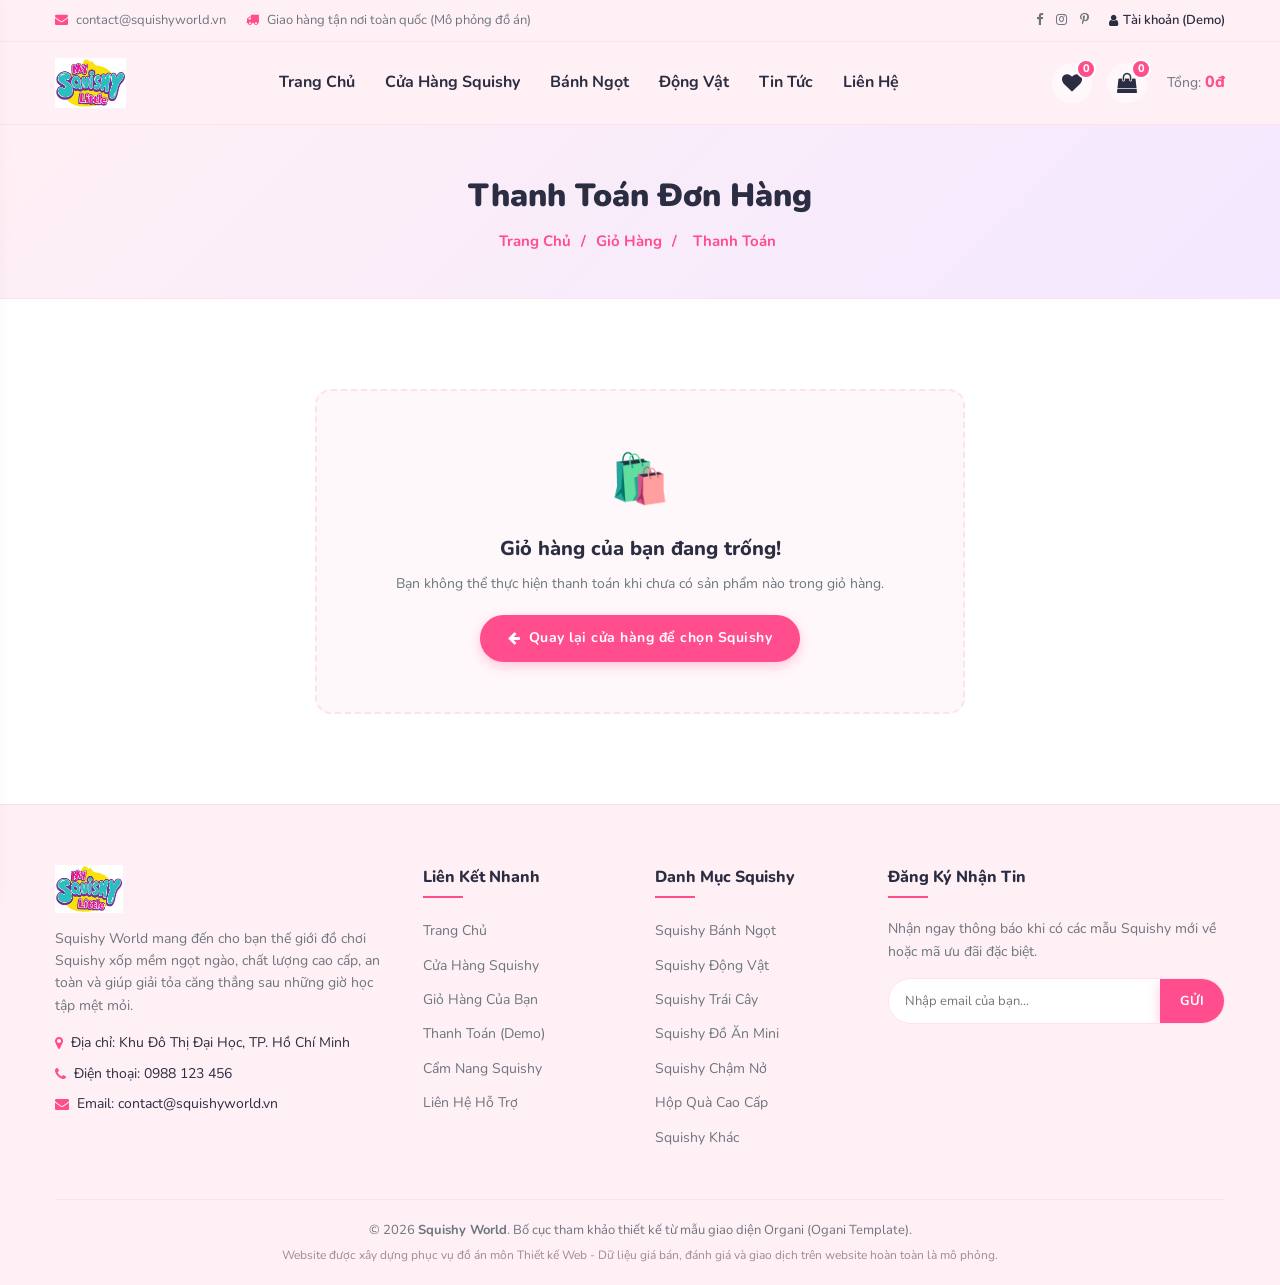
<file: checkout.html>
<!DOCTYPE html>
<html lang="vi">
<head>
  <meta charset="UTF-8">
  <meta name="viewport" content="width=device-width, initial-scale=1.0">
  <title>Thanh Toán Đơn Hàng - Squishy World</title>
  <!-- Google Font: Nunito -->
  <link rel="preconnect" href="https://fonts.googleapis.com">
  <link rel="preconnect" href="https://fonts.gstatic.com" crossorigin>
  <link href="https://fonts.googleapis.com/css2?family=Nunito:wght@400;600;700;800;900&display=swap" rel="stylesheet">
  <!-- Font Awesome Icons -->
  <link rel="stylesheet" href="https://cdnjs.cloudflare.com/ajax/libs/font-awesome/4.7.0/css/font-awesome.min.css">
  <!-- CSS Stylesheets -->
  <link rel="stylesheet" href="css/style.css">
  <link rel="stylesheet" href="css/pages.css">
  <link rel="stylesheet" href="css/responsive.css">
</head>
<body>

  <!-- ==================== MOBILE MENU ==================== -->
  <div class="humberger__menu__overlay"></div>
  <div class="humberger__menu__wrapper">
    <div class="humberger__menu__close">
      <i class="fa fa-times"></i>
    </div>
    <div class="humberger__menu__logo">
      <a href="index.html">
        <img src="images/logo.png" alt="Squishy World Logo">
      </a>
    </div>
    <nav class="humberger__menu__nav">
      <ul>
        <li><a href="index.html">Trang Chủ</a></li>
        <li><a href="shop.html">Cửa Hàng Squishy</a></li>
        <li><a href="shop.html?filter=hot">Bộ Sưu Tập</a></li>
        <li><a href="blog.html">Tin Tức</a></li>
        <li><a href="contact.html">Liên Hệ</a></li>
      </ul>
    </nav>
  </div>

  <!-- ==================== HEADER SECTION ==================== -->
  <header class="header">
    <div class="header__top">
      <div class="container">
        <div class="header__top-inner">
          <div class="header__top-left">
            <span><i class="fa fa-envelope"></i> contact@squishyworld.vn</span>
            <span><i class="fa fa-truck"></i> Giao hàng tận nơi toàn quốc (Mô phỏng đồ án)</span>
          </div>
          <div class="header__top-right">
            <div class="header__top-social">
              <a href="javascript:void(0)"><i class="fa fa-facebook"></i></a>
              <a href="javascript:void(0)"><i class="fa fa-instagram"></i></a>
              <a href="javascript:void(0)"><i class="fa fa-pinterest-p"></i></a>
            </div>
            <div class="header__top-auth">
              <i class="fa fa-user"></i>
              <span>Tài khoản (Demo)</span>
            </div>
          </div>
        </div>
      </div>
    </div>

    <div class="container">
      <div class="header__inner">
        <div class="header__logo">
          <a href="index.html">
            <img src="images/logo.png" alt="Squishy World Logo">
          </a>
        </div>

        <nav class="header__menu">
          <ul>
            <li><a href="index.html">Trang Chủ</a></li>
            <li><a href="shop.html">Cửa Hàng Squishy</a></li>
            <li><a href="shop.html?category=banh-ngot">Bánh Ngọt</a></li>
            <li><a href="shop.html?category=dong-vat">Động Vật</a></li>
            <li><a href="blog.html">Tin Tức</a></li>
            <li><a href="contact.html">Liên Hệ</a></li>
          </ul>
        </nav>

        <div class="header__cart">
          <ul>
            <li>
              <a href="shop.html?filter=wishlist" title="Danh sách yêu thích">
                <i class="fa fa-heart"></i>
                <span class="badge" id="wishlist-badge">0</span>
              </a>
            </li>
            <li>
              <a href="shopping-cart.html" title="Giỏ hàng">
                <i class="fa fa-shopping-bag"></i>
                <span class="badge" id="cart-badge">0</span>
              </a>
            </li>
          </ul>
          <div class="header__cart-price">
            Tổng: <span id="cart-header-price">0đ</span>
          </div>
        </div>

        <div class="humberger__open">
          <i class="fa fa-bars"></i>
        </div>
      </div>
    </div>
  </header>

  <!-- ==================== BREADCRUMB ==================== -->
  <section class="breadcrumb-section">
    <div class="container">
      <div class="breadcrumb__text">
        <h2>Thanh Toán Đơn Hàng</h2>
        <div class="breadcrumb__option">
          <a href="index.html">Trang Chủ</a>
          <span>/</span>
          <a href="shopping-cart.html">Giỏ Hàng</a>
          <span>/</span>
          <span>Thanh Toán</span>
        </div>
      </div>
    </div>
  </section>

  <!-- ==================== CHECKOUT SECTION ==================== -->
  <section class="checkout-section spad">
    <div class="container">

      <!-- Thông báo khi giỏ hàng trống -->
      <div id="empty-checkout-notice" class="empty-state" style="display: none; max-width: 650px; margin: 30px auto;">
        <div class="empty-state-icon">🛍️</div>
        <h4>Giỏ hàng của bạn đang trống!</h4>
        <p>Bạn không thể thực hiện thanh toán khi chưa có sản phẩm nào trong giỏ hàng.</p>
        <a href="shop.html" class="primary-btn">
          <i class="fa fa-arrow-left"></i> Quay lại cửa hàng để chọn Squishy
        </a>
      </div>

      <!-- Nội dung thanh toán (Bố cục 2 cột Organi) -->
      <div id="checkout-content">
        <form id="checkout-form">
          <div class="checkout__grid">
            <!-- Cột trái: Thông tin giao hàng -->
            <div class="checkout__form-box">
              <h4>Thông Tin Nhận Hàng</h4>

              <div class="form-group">
                <label for="checkout-fullname">Họ và tên người nhận <span class="required">*</span></label>
                <input type="text" id="checkout-fullname" class="form-control" placeholder="Ví dụ: Nguyễn Văn An">
              </div>

              <div style="display: grid; grid-template-columns: 1fr 1fr; gap: 20px;">
                <div class="form-group">
                  <label for="checkout-phone">Số điện thoại <span class="required">*</span></label>
                  <input type="tel" id="checkout-phone" class="form-control" placeholder="Ví dụ: 0988123456">
                </div>
                <div class="form-group">
                  <label for="checkout-email">Địa chỉ Email <span class="required">*</span></label>
                  <input type="email" id="checkout-email" class="form-control" placeholder="Ví dụ: an.nguyen@gmail.com">
                </div>
              </div>

              <div class="form-group">
                <label for="checkout-address">Địa chỉ nhận hàng (Số nhà, đường, phường/xã) <span class="required">*</span></label>
                <input type="text" id="checkout-address" class="form-control" placeholder="Ví dụ: 123 Đường Linh Trung, Phường Linh Trung">
              </div>

              <div class="form-group">
                <label for="checkout-city">Tỉnh / Thành phố</label>
                <input type="text" id="checkout-city" class="form-control" value="TP. Hồ Chí Minh">
              </div>

              <div class="form-group">
                <label for="checkout-notes">Ghi chú đơn hàng (Tùy chọn)</label>
                <textarea id="checkout-notes" class="form-control" rows="4" placeholder="Ghi chú thời gian nhận hàng hoặc lời nhắn đóng gói đặc biệt..."></textarea>
              </div>
            </div>

            <!-- Cột phải: Tóm tắt đơn hàng & Phương thức thanh toán -->
            <div class="checkout__order-box">
              <h4>Đơn Hàng Của Bạn</h4>

              <!-- Danh sách sản phẩm -->
              <div class="checkout__order-products" id="checkout-order-items">
                <!-- Render dynamically -->
              </div>

              <!-- Tính tiền -->
              <ul class="checkout__order-total-list">
                <li>Tạm tính: <span id="checkout-subtotal">0đ</span></li>
                <li>Phí giao hàng: <span id="checkout-shipping">Miễn phí</span></li>
                <li class="final-total">Tổng thanh toán: <span id="checkout-total">0đ</span></li>
              </ul>

              <!-- Phương thức thanh toán mô phỏng -->
              <div class="checkout__payment-methods">
                <label class="payment-option">
                  <input type="radio" name="payment_method" value="Thanh toán khi nhận hàng (COD)" checked>
                  <span>Thanh toán tiền mặt khi nhận hàng (COD)</span>
                </label>
                <label class="payment-option">
                  <input type="radio" name="payment_method" value="Chuyển khoản Ngân hàng (Mô phỏng)">
                  <span>Chuyển khoản Ngân hàng (QR Code mô phỏng)</span>
                </label>
                <label class="payment-option">
                  <input type="radio" name="payment_method" value="Ví điện tử MoMo / ZaloPay">
                  <span>Ví điện tử MoMo / ZaloPay (Mô phỏng)</span>
                </label>
              </div>

              <div class="checkout-disclaimer">
                <i class="fa fa-info-circle"></i> <strong>Lưu ý học thuật:</strong> Chức năng thanh toán được thiết kế để mô phỏng quy trình thương mại điện tử phục vụ đồ án môn Thiết kế Web. Không phát sinh thanh toán tiền tệ thật.
              </div>

              <button type="submit" class="primary-btn" id="btn-submit-order">
                <i class="fa fa-check"></i> ĐẶT HÀNG MÔ PHỎNG
              </button>
            </div>
          </div>
        </form>
      </div>

    </div>
  </section>

  <!-- ==================== FOOTER ==================== -->
  <footer class="footer">
    <div class="container">
      <div class="footer__grid">
        <div class="footer__about">
          <div class="footer__about-logo">
            <a href="index.html">
              <img src="images/logo.png" alt="Squishy World Logo">
            </a>
          </div>
          <p>Squishy World mang đến cho bạn thế giới đồ chơi Squishy xốp mềm ngọt ngào, chất lượng cao cấp, an toàn và giúp giải tỏa căng thẳng sau những giờ học tập mệt mỏi.</p>
          <ul>
            <li><i class="fa fa-map-marker"></i> Địa chỉ: Khu Đô Thị Đại Học, TP. Hồ Chí Minh</li>
            <li><i class="fa fa-phone"></i> Điện thoại: 0988 123 456</li>
            <li><i class="fa fa-envelope"></i> Email: contact@squishyworld.vn</li>
          </ul>
        </div>

        <div class="footer__widget">
          <h6>Liên Kết Nhanh</h6>
          <ul>
            <li><a href="index.html">Trang Chủ</a></li>
            <li><a href="shop.html">Cửa Hàng Squishy</a></li>
            <li><a href="shopping-cart.html">Giỏ Hàng Của Bạn</a></li>
            <li><a href="checkout.html">Thanh Toán (Demo)</a></li>
            <li><a href="blog.html">Cẩm Nang Squishy</a></li>
            <li><a href="contact.html">Liên Hệ Hỗ Trợ</a></li>
          </ul>
        </div>

        <div class="footer__widget">
          <h6>Danh Mục Squishy</h6>
          <ul>
            <li><a href="shop.html?category=banh-ngot">Squishy Bánh Ngọt</a></li>
            <li><a href="shop.html?category=dong-vat">Squishy Động Vật</a></li>
            <li><a href="shop.html?category=trai-cay">Squishy Trái Cây</a></li>
            <li><a href="shop.html?category=do-an">Squishy Đồ Ăn Mini</a></li>
            <li><a href="shop.html?category=cham-no">Squishy Chậm Nở</a></li>
            <li><a href="shop.html?category=hop-qua">Hộp Quà Cao Cấp</a></li>
            <li><a href="shop.html?category=khac">Squishy Khác</a></li>
          </ul>
        </div>

        <div class="footer__widget footer__newsletter">
          <h6>Đăng Ký Nhận Tin</h6>
          <p>Nhận ngay thông báo khi có các mẫu Squishy mới về hoặc mã ưu đãi đặc biệt.</p>
          <form class="footer__newsletter-form" onsubmit="event.preventDefault(); showToast('Đăng ký thành công', 'Cảm ơn bạn đã theo dõi Squishy World!', 'success'); this.reset();">
            <input type="email" placeholder="Nhập email của bạn..." required>
            <button type="submit">GỬI</button>
          </form>
        </div>
      </div>

      <div class="footer__bottom">
        <p>&copy; 2026 <strong>Squishy World</strong>. Bố cục tham khảo thiết kế từ mẫu giao diện Organi (Ogani Template).</p>
        <span class="disclaimer">Website được xây dựng phục vụ đồ án môn Thiết kế Web - Dữ liệu giá bán, đánh giá và giao dịch trên website hoàn toàn là mô phỏng.</span>
      </div>
    </div>
  </footer>

  <!-- Scripts -->
  <script src="js/data.js"></script>
  <script src="js/main.js"></script>
  <script src="js/checkout.js"></script>
</body>
</html>
</file>
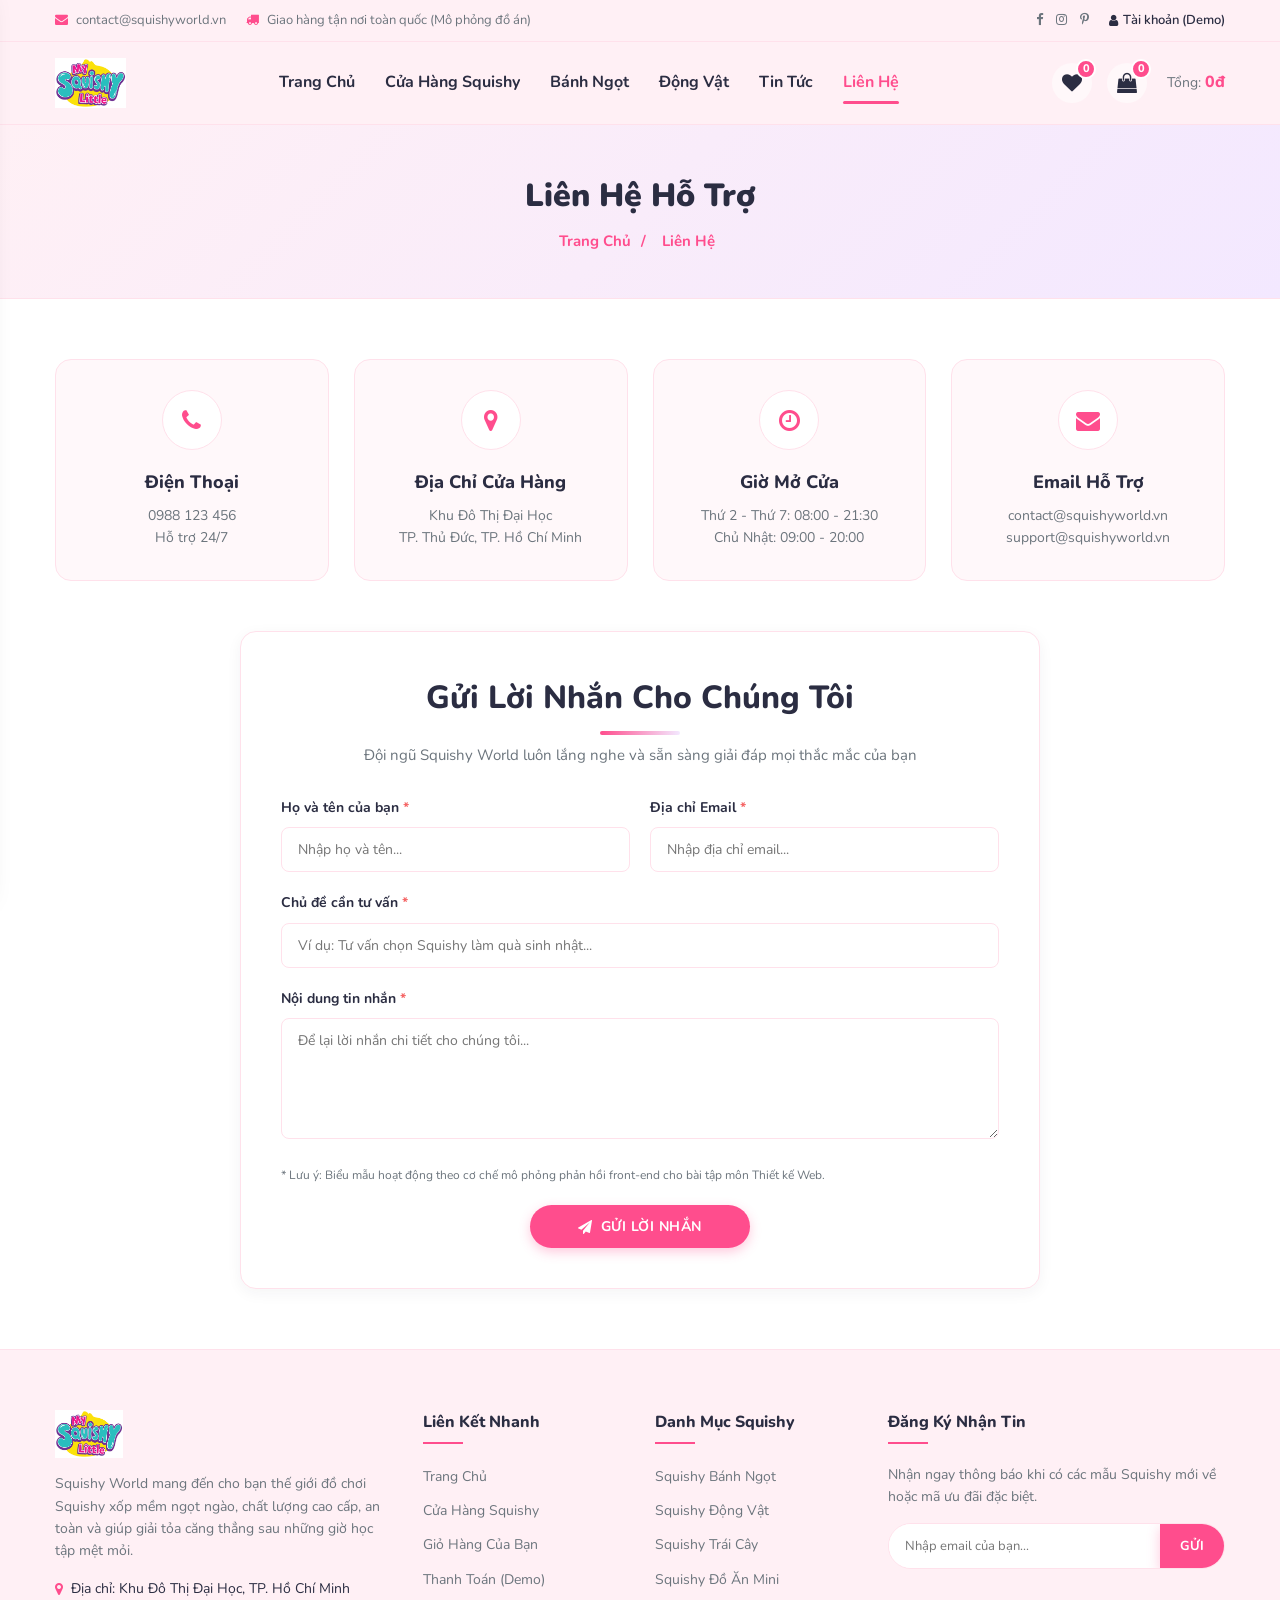
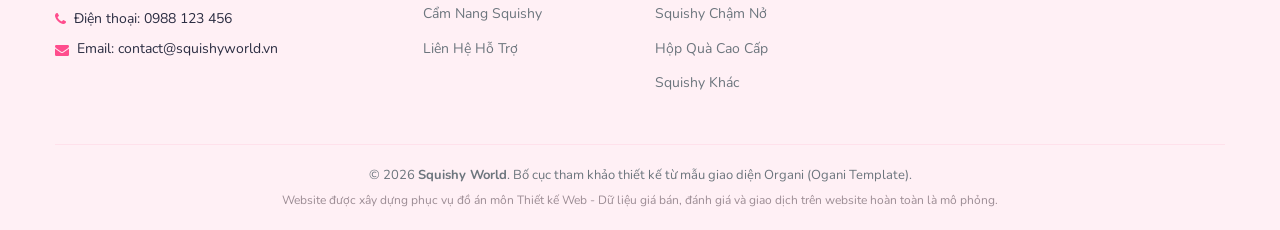
<file: contact.html>
<!DOCTYPE html>
<html lang="vi">
<head>
  <meta charset="UTF-8">
  <meta name="viewport" content="width=device-width, initial-scale=1.0">
  <title>Liên Hệ Với Chúng Tôi - Squishy World</title>
  <!-- Google Font: Nunito -->
  <link rel="preconnect" href="https://fonts.googleapis.com">
  <link rel="preconnect" href="https://fonts.gstatic.com" crossorigin>
  <link href="https://fonts.googleapis.com/css2?family=Nunito:wght@400;600;700;800;900&display=swap" rel="stylesheet">
  <!-- Font Awesome Icons -->
  <link rel="stylesheet" href="https://cdnjs.cloudflare.com/ajax/libs/font-awesome/4.7.0/css/font-awesome.min.css">
  <!-- CSS Stylesheets -->
  <link rel="stylesheet" href="css/style.css">
  <link rel="stylesheet" href="css/pages.css">
  <link rel="stylesheet" href="css/responsive.css">
</head>
<body>

  <!-- ==================== MOBILE MENU ==================== -->
  <div class="humberger__menu__overlay"></div>
  <div class="humberger__menu__wrapper">
    <div class="humberger__menu__close">
      <i class="fa fa-times"></i>
    </div>
    <div class="humberger__menu__logo">
      <a href="index.html">
        <img src="images/logo.png" alt="Squishy World Logo">
      </a>
    </div>
    <nav class="humberger__menu__nav">
      <ul>
        <li><a href="index.html">Trang Chủ</a></li>
        <li><a href="shop.html">Cửa Hàng Squishy</a></li>
        <li><a href="shop.html?filter=hot">Bộ Sưu Tập</a></li>
        <li><a href="blog.html">Tin Tức</a></li>
        <li class="active"><a href="contact.html">Liên Hệ</a></li>
      </ul>
    </nav>
  </div>

  <!-- ==================== HEADER SECTION ==================== -->
  <header class="header">
    <div class="header__top">
      <div class="container">
        <div class="header__top-inner">
          <div class="header__top-left">
            <span><i class="fa fa-envelope"></i> contact@squishyworld.vn</span>
            <span><i class="fa fa-truck"></i> Giao hàng tận nơi toàn quốc (Mô phỏng đồ án)</span>
          </div>
          <div class="header__top-right">
            <div class="header__top-social">
              <a href="javascript:void(0)"><i class="fa fa-facebook"></i></a>
              <a href="javascript:void(0)"><i class="fa fa-instagram"></i></a>
              <a href="javascript:void(0)"><i class="fa fa-pinterest-p"></i></a>
            </div>
            <div class="header__top-auth">
              <i class="fa fa-user"></i>
              <span>Tài khoản (Demo)</span>
            </div>
          </div>
        </div>
      </div>
    </div>

    <div class="container">
      <div class="header__inner">
        <div class="header__logo">
          <a href="index.html">
            <img src="images/logo.png" alt="Squishy World Logo">
          </a>
        </div>

        <nav class="header__menu">
          <ul>
            <li><a href="index.html">Trang Chủ</a></li>
            <li><a href="shop.html">Cửa Hàng Squishy</a></li>
            <li><a href="shop.html?category=banh-ngot">Bánh Ngọt</a></li>
            <li><a href="shop.html?category=dong-vat">Động Vật</a></li>
            <li><a href="blog.html">Tin Tức</a></li>
            <li class="active"><a href="contact.html">Liên Hệ</a></li>
          </ul>
        </nav>

        <div class="header__cart">
          <ul>
            <li>
              <a href="shop.html?filter=wishlist" title="Danh sách yêu thích">
                <i class="fa fa-heart"></i>
                <span class="badge" id="wishlist-badge">0</span>
              </a>
            </li>
            <li>
              <a href="shopping-cart.html" title="Giỏ hàng">
                <i class="fa fa-shopping-bag"></i>
                <span class="badge" id="cart-badge">0</span>
              </a>
            </li>
          </ul>
          <div class="header__cart-price">
            Tổng: <span id="cart-header-price">0đ</span>
          </div>
        </div>

        <div class="humberger__open">
          <i class="fa fa-bars"></i>
        </div>
      </div>
    </div>
  </header>

  <!-- ==================== BREADCRUMB ==================== -->
  <section class="breadcrumb-section">
    <div class="container">
      <div class="breadcrumb__text">
        <h2>Liên Hệ Hỗ Trợ</h2>
        <div class="breadcrumb__option">
          <a href="index.html">Trang Chủ</a>
          <span>/</span>
          <span>Liên Hệ</span>
        </div>
      </div>
    </div>
  </section>

  <!-- ==================== CONTACT INFO SECTION ==================== -->
  <section class="contact-section spad">
    <div class="container">
      <!-- 4 Contact Info Boxes (Organi Layout) -->
      <div class="contact__info-grid">
        <div class="contact__info-item">
          <div class="contact__info-icon">
            <i class="fa fa-phone"></i>
          </div>
          <h4>Điện Thoại</h4>
          <p>0988 123 456</p>
          <p>Hỗ trợ 24/7</p>
        </div>

        <div class="contact__info-item">
          <div class="contact__info-icon">
            <i class="fa fa-map-marker"></i>
          </div>
          <h4>Địa Chỉ Cửa Hàng</h4>
          <p>Khu Đô Thị Đại Học</p>
          <p>TP. Thủ Đức, TP. Hồ Chí Minh</p>
        </div>

        <div class="contact__info-item">
          <div class="contact__info-icon">
            <i class="fa fa-clock-o"></i>
          </div>
          <h4>Giờ Mở Cửa</h4>
          <p>Thứ 2 - Thứ 7: 08:00 - 21:30</p>
          <p>Chủ Nhật: 09:00 - 20:00</p>
        </div>

        <div class="contact__info-item">
          <div class="contact__info-icon">
            <i class="fa fa-envelope"></i>
          </div>
          <h4>Email Hỗ Trợ</h4>
          <p>contact@squishyworld.vn</p>
          <p>support@squishyworld.vn</p>
        </div>
      </div>

      <!-- Contact Form -->
      <div class="contact__form-wrap">
        <div class="section-title">
          <h2>Gửi Lời Nhắn Cho Chúng Tôi</h2>
          <p>Đội ngũ Squishy World luôn lắng nghe và sẵn sàng giải đáp mọi thắc mắc của bạn</p>
        </div>

        <form id="contact-form">
          <div class="contact__form-grid">
            <div class="form-group">
              <label for="contact-name">Họ và tên của bạn <span class="required">*</span></label>
              <input type="text" id="contact-name" class="form-control" placeholder="Nhập họ và tên...">
            </div>
            <div class="form-group">
              <label for="contact-email">Địa chỉ Email <span class="required">*</span></label>
              <input type="email" id="contact-email" class="form-control" placeholder="Nhập địa chỉ email...">
            </div>
          </div>

          <div class="form-group">
            <label for="contact-subject">Chủ đề cần tư vấn <span class="required">*</span></label>
            <input type="text" id="contact-subject" class="form-control" placeholder="Ví dụ: Tư vấn chọn Squishy làm quà sinh nhật...">
          </div>

          <div class="form-group">
            <label for="contact-message">Nội dung tin nhắn <span class="required">*</span></label>
            <textarea id="contact-message" class="form-control" rows="5" placeholder="Để lại lời nhắn chi tiết cho chúng tôi..."></textarea>
          </div>

          <p style="font-size: 12px; color: var(--color-text-muted); margin-bottom: 20px;">
            * Lưu ý: Biểu mẫu hoạt động theo cơ chế mô phỏng phản hồi front-end cho bài tập môn Thiết kế Web.
          </p>

          <div style="text-align: center;">
            <button type="submit" class="primary-btn" style="min-width: 220px;">
              <i class="fa fa-paper-plane"></i> GỬI LỜI NHẮN
            </button>
          </div>
        </form>
      </div>

    </div>
  </section>

  <!-- ==================== FOOTER ==================== -->
  <footer class="footer">
    <div class="container">
      <div class="footer__grid">
        <div class="footer__about">
          <div class="footer__about-logo">
            <a href="index.html">
              <img src="images/logo.png" alt="Squishy World Logo">
            </a>
          </div>
          <p>Squishy World mang đến cho bạn thế giới đồ chơi Squishy xốp mềm ngọt ngào, chất lượng cao cấp, an toàn và giúp giải tỏa căng thẳng sau những giờ học tập mệt mỏi.</p>
          <ul>
            <li><i class="fa fa-map-marker"></i> Địa chỉ: Khu Đô Thị Đại Học, TP. Hồ Chí Minh</li>
            <li><i class="fa fa-phone"></i> Điện thoại: 0988 123 456</li>
            <li><i class="fa fa-envelope"></i> Email: contact@squishyworld.vn</li>
          </ul>
        </div>

        <div class="footer__widget">
          <h6>Liên Kết Nhanh</h6>
          <ul>
            <li><a href="index.html">Trang Chủ</a></li>
            <li><a href="shop.html">Cửa Hàng Squishy</a></li>
            <li><a href="shopping-cart.html">Giỏ Hàng Của Bạn</a></li>
            <li><a href="checkout.html">Thanh Toán (Demo)</a></li>
            <li><a href="blog.html">Cẩm Nang Squishy</a></li>
            <li><a href="contact.html">Liên Hệ Hỗ Trợ</a></li>
          </ul>
        </div>

        <div class="footer__widget">
          <h6>Danh Mục Squishy</h6>
          <ul>
            <li><a href="shop.html?category=banh-ngot">Squishy Bánh Ngọt</a></li>
            <li><a href="shop.html?category=dong-vat">Squishy Động Vật</a></li>
            <li><a href="shop.html?category=trai-cay">Squishy Trái Cây</a></li>
            <li><a href="shop.html?category=do-an">Squishy Đồ Ăn Mini</a></li>
            <li><a href="shop.html?category=cham-no">Squishy Chậm Nở</a></li>
            <li><a href="shop.html?category=hop-qua">Hộp Quà Cao Cấp</a></li>
            <li><a href="shop.html?category=khac">Squishy Khác</a></li>
          </ul>
        </div>

        <div class="footer__widget footer__newsletter">
          <h6>Đăng Ký Nhận Tin</h6>
          <p>Nhận ngay thông báo khi có các mẫu Squishy mới về hoặc mã ưu đãi đặc biệt.</p>
          <form class="footer__newsletter-form" onsubmit="event.preventDefault(); showToast('Đăng ký thành công', 'Cảm ơn bạn đã theo dõi Squishy World!', 'success'); this.reset();">
            <input type="email" placeholder="Nhập email của bạn..." required>
            <button type="submit">GỬI</button>
          </form>
        </div>
      </div>

      <div class="footer__bottom">
        <p>&copy; 2026 <strong>Squishy World</strong>. Bố cục tham khảo thiết kế từ mẫu giao diện Organi (Ogani Template).</p>
        <span class="disclaimer">Website được xây dựng phục vụ đồ án môn Thiết kế Web - Dữ liệu giá bán, đánh giá và giao dịch trên website hoàn toàn là mô phỏng.</span>
      </div>
    </div>
  </footer>

  <!-- Scripts -->
  <script src="js/data.js"></script>
  <script src="js/main.js"></script>
  <script src="js/contact.js"></script>
</body>
</html>
</file>
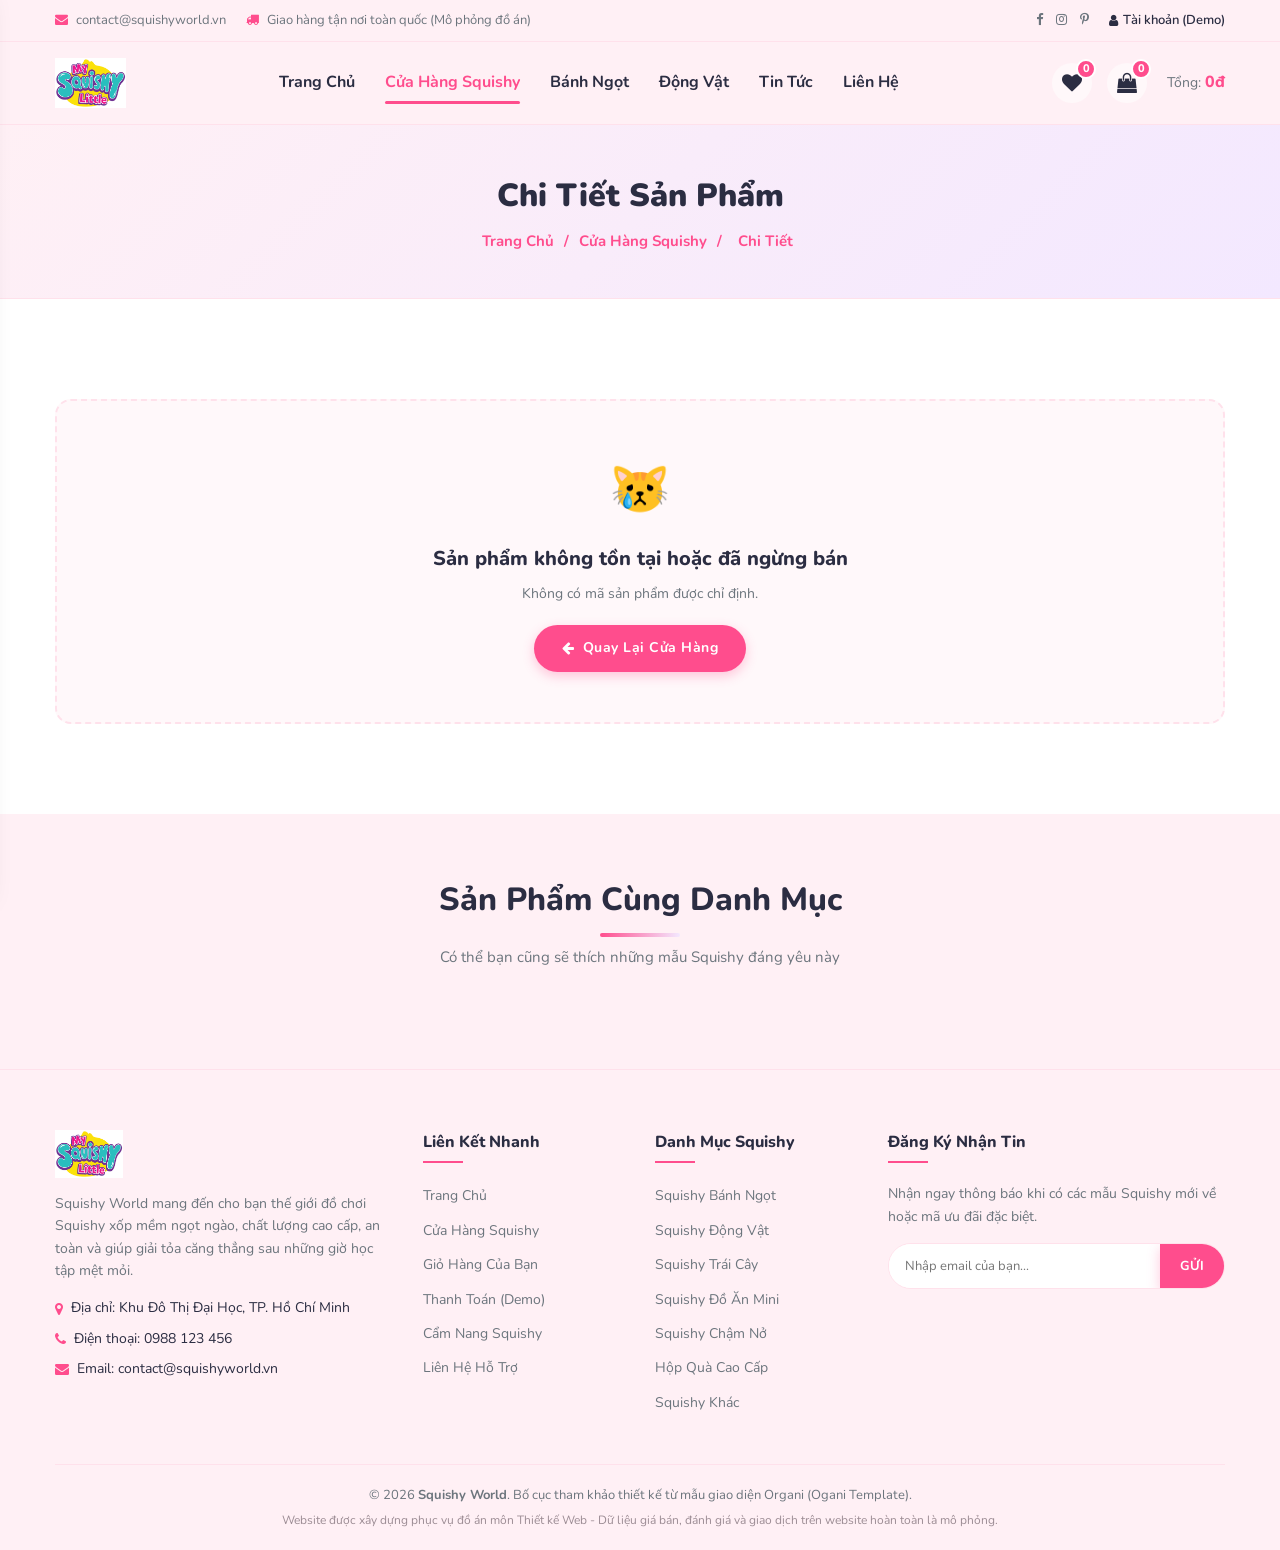
<file: shop-details.html>
<!DOCTYPE html>
<html lang="vi">
<head>
  <meta charset="UTF-8">
  <meta name="viewport" content="width=device-width, initial-scale=1.0">
  <title>Chi Tiết Sản Phẩm - Squishy World</title>
  <!-- Google Font: Nunito -->
  <link rel="preconnect" href="https://fonts.googleapis.com">
  <link rel="preconnect" href="https://fonts.gstatic.com" crossorigin>
  <link href="https://fonts.googleapis.com/css2?family=Nunito:wght@400;600;700;800;900&display=swap" rel="stylesheet">
  <!-- Font Awesome Icons -->
  <link rel="stylesheet" href="https://cdnjs.cloudflare.com/ajax/libs/font-awesome/4.7.0/css/font-awesome.min.css">
  <!-- CSS Stylesheets -->
  <link rel="stylesheet" href="css/style.css">
  <link rel="stylesheet" href="css/pages.css">
  <link rel="stylesheet" href="css/responsive.css">
</head>
<body>

  <!-- ==================== MOBILE MENU ==================== -->
  <div class="humberger__menu__overlay"></div>
  <div class="humberger__menu__wrapper">
    <div class="humberger__menu__close">
      <i class="fa fa-times"></i>
    </div>
    <div class="humberger__menu__logo">
      <a href="index.html">
        <img src="images/logo.png" alt="Squishy World Logo">
      </a>
    </div>
    <nav class="humberger__menu__nav">
      <ul>
        <li><a href="index.html">Trang Chủ</a></li>
        <li class="active"><a href="shop.html">Cửa Hàng Squishy</a></li>
        <li><a href="shop.html?filter=hot">Bộ Sưu Tập</a></li>
        <li><a href="blog.html">Tin Tức</a></li>
        <li><a href="contact.html">Liên Hệ</a></li>
      </ul>
    </nav>
  </div>

  <!-- ==================== HEADER SECTION ==================== -->
  <header class="header">
    <div class="header__top">
      <div class="container">
        <div class="header__top-inner">
          <div class="header__top-left">
            <span><i class="fa fa-envelope"></i> contact@squishyworld.vn</span>
            <span><i class="fa fa-truck"></i> Giao hàng tận nơi toàn quốc (Mô phỏng đồ án)</span>
          </div>
          <div class="header__top-right">
            <div class="header__top-social">
              <a href="javascript:void(0)"><i class="fa fa-facebook"></i></a>
              <a href="javascript:void(0)"><i class="fa fa-instagram"></i></a>
              <a href="javascript:void(0)"><i class="fa fa-pinterest-p"></i></a>
            </div>
            <div class="header__top-auth">
              <i class="fa fa-user"></i>
              <span>Tài khoản (Demo)</span>
            </div>
          </div>
        </div>
      </div>
    </div>

    <div class="container">
      <div class="header__inner">
        <div class="header__logo">
          <a href="index.html">
            <img src="images/logo.png" alt="Squishy World Logo">
          </a>
        </div>

        <nav class="header__menu">
          <ul>
            <li><a href="index.html">Trang Chủ</a></li>
            <li class="active"><a href="shop.html">Cửa Hàng Squishy</a></li>
            <li><a href="shop.html?category=banh-ngot">Bánh Ngọt</a></li>
            <li><a href="shop.html?category=dong-vat">Động Vật</a></li>
            <li><a href="blog.html">Tin Tức</a></li>
            <li><a href="contact.html">Liên Hệ</a></li>
          </ul>
        </nav>

        <div class="header__cart">
          <ul>
            <li>
              <a href="shop.html?filter=wishlist" title="Danh sách yêu thích">
                <i class="fa fa-heart"></i>
                <span class="badge" id="wishlist-badge">0</span>
              </a>
            </li>
            <li>
              <a href="shopping-cart.html" title="Giỏ hàng">
                <i class="fa fa-shopping-bag"></i>
                <span class="badge" id="cart-badge">0</span>
              </a>
            </li>
          </ul>
          <div class="header__cart-price">
            Tổng: <span id="cart-header-price">0đ</span>
          </div>
        </div>

        <div class="humberger__open">
          <i class="fa fa-bars"></i>
        </div>
      </div>
    </div>
  </header>

  <!-- ==================== BREADCRUMB ==================== -->
  <section class="breadcrumb-section">
    <div class="container">
      <div class="breadcrumb__text">
        <h2 id="breadcrumb-product-title">Chi Tiết Sản Phẩm</h2>
        <div class="breadcrumb__option">
          <a href="index.html">Trang Chủ</a>
          <span>/</span>
          <a href="shop.html">Cửa Hàng Squishy</a>
          <span>/</span>
          <span>Chi Tiết</span>
        </div>
      </div>
    </div>
  </section>

  <!-- ==================== PRODUCT DETAILS MAIN ==================== -->
  <section class="product-details spad">
    <div class="container" id="product-details-container">
      <!-- Content dynamically rendered by js/product-details.js -->
    </div>
  </section>

  <!-- ==================== RELATED PRODUCTS SECTION ==================== -->
  <section class="related-product spad" style="background-color: var(--color-gray-light);">
    <div class="container">
      <div class="section-title">
        <h2>Sản Phẩm Cùng Danh Mục</h2>
        <p>Có thể bạn cũng sẽ thích những mẫu Squishy đáng yêu này</p>
      </div>
      <div class="product__grid" id="related-products-grid">
        <!-- Render 4 related products -->
      </div>
    </div>
  </section>

  <!-- ==================== FOOTER ==================== -->
  <footer class="footer">
    <div class="container">
      <div class="footer__grid">
        <div class="footer__about">
          <div class="footer__about-logo">
            <a href="index.html">
              <img src="images/logo.png" alt="Squishy World Logo">
            </a>
          </div>
          <p>Squishy World mang đến cho bạn thế giới đồ chơi Squishy xốp mềm ngọt ngào, chất lượng cao cấp, an toàn và giúp giải tỏa căng thẳng sau những giờ học tập mệt mỏi.</p>
          <ul>
            <li><i class="fa fa-map-marker"></i> Địa chỉ: Khu Đô Thị Đại Học, TP. Hồ Chí Minh</li>
            <li><i class="fa fa-phone"></i> Điện thoại: 0988 123 456</li>
            <li><i class="fa fa-envelope"></i> Email: contact@squishyworld.vn</li>
          </ul>
        </div>

        <div class="footer__widget">
          <h6>Liên Kết Nhanh</h6>
          <ul>
            <li><a href="index.html">Trang Chủ</a></li>
            <li><a href="shop.html">Cửa Hàng Squishy</a></li>
            <li><a href="shopping-cart.html">Giỏ Hàng Của Bạn</a></li>
            <li><a href="checkout.html">Thanh Toán (Demo)</a></li>
            <li><a href="blog.html">Cẩm Nang Squishy</a></li>
            <li><a href="contact.html">Liên Hệ Hỗ Trợ</a></li>
          </ul>
        </div>

        <div class="footer__widget">
          <h6>Danh Mục Squishy</h6>
          <ul>
            <li><a href="shop.html?category=banh-ngot">Squishy Bánh Ngọt</a></li>
            <li><a href="shop.html?category=dong-vat">Squishy Động Vật</a></li>
            <li><a href="shop.html?category=trai-cay">Squishy Trái Cây</a></li>
            <li><a href="shop.html?category=do-an">Squishy Đồ Ăn Mini</a></li>
            <li><a href="shop.html?category=cham-no">Squishy Chậm Nở</a></li>
            <li><a href="shop.html?category=hop-qua">Hộp Quà Cao Cấp</a></li>
            <li><a href="shop.html?category=khac">Squishy Khác</a></li>
          </ul>
        </div>

        <div class="footer__widget footer__newsletter">
          <h6>Đăng Ký Nhận Tin</h6>
          <p>Nhận ngay thông báo khi có các mẫu Squishy mới về hoặc mã ưu đãi đặc biệt.</p>
          <form class="footer__newsletter-form" onsubmit="event.preventDefault(); showToast('Đăng ký thành công', 'Cảm ơn bạn đã theo dõi Squishy World!', 'success'); this.reset();">
            <input type="email" placeholder="Nhập email của bạn..." required>
            <button type="submit">GỬI</button>
          </form>
        </div>
      </div>

      <div class="footer__bottom">
        <p>&copy; 2026 <strong>Squishy World</strong>. Bố cục tham khảo thiết kế từ mẫu giao diện Organi (Ogani Template).</p>
        <span class="disclaimer">Website được xây dựng phục vụ đồ án môn Thiết kế Web - Dữ liệu giá bán, đánh giá và giao dịch trên website hoàn toàn là mô phỏng.</span>
      </div>
    </div>
  </footer>

  <!-- Scripts -->
  <script src="js/data.js"></script>
  <script src="js/main.js"></script>
  <script src="js/product-details.js"></script>
</body>
</html>
</file>
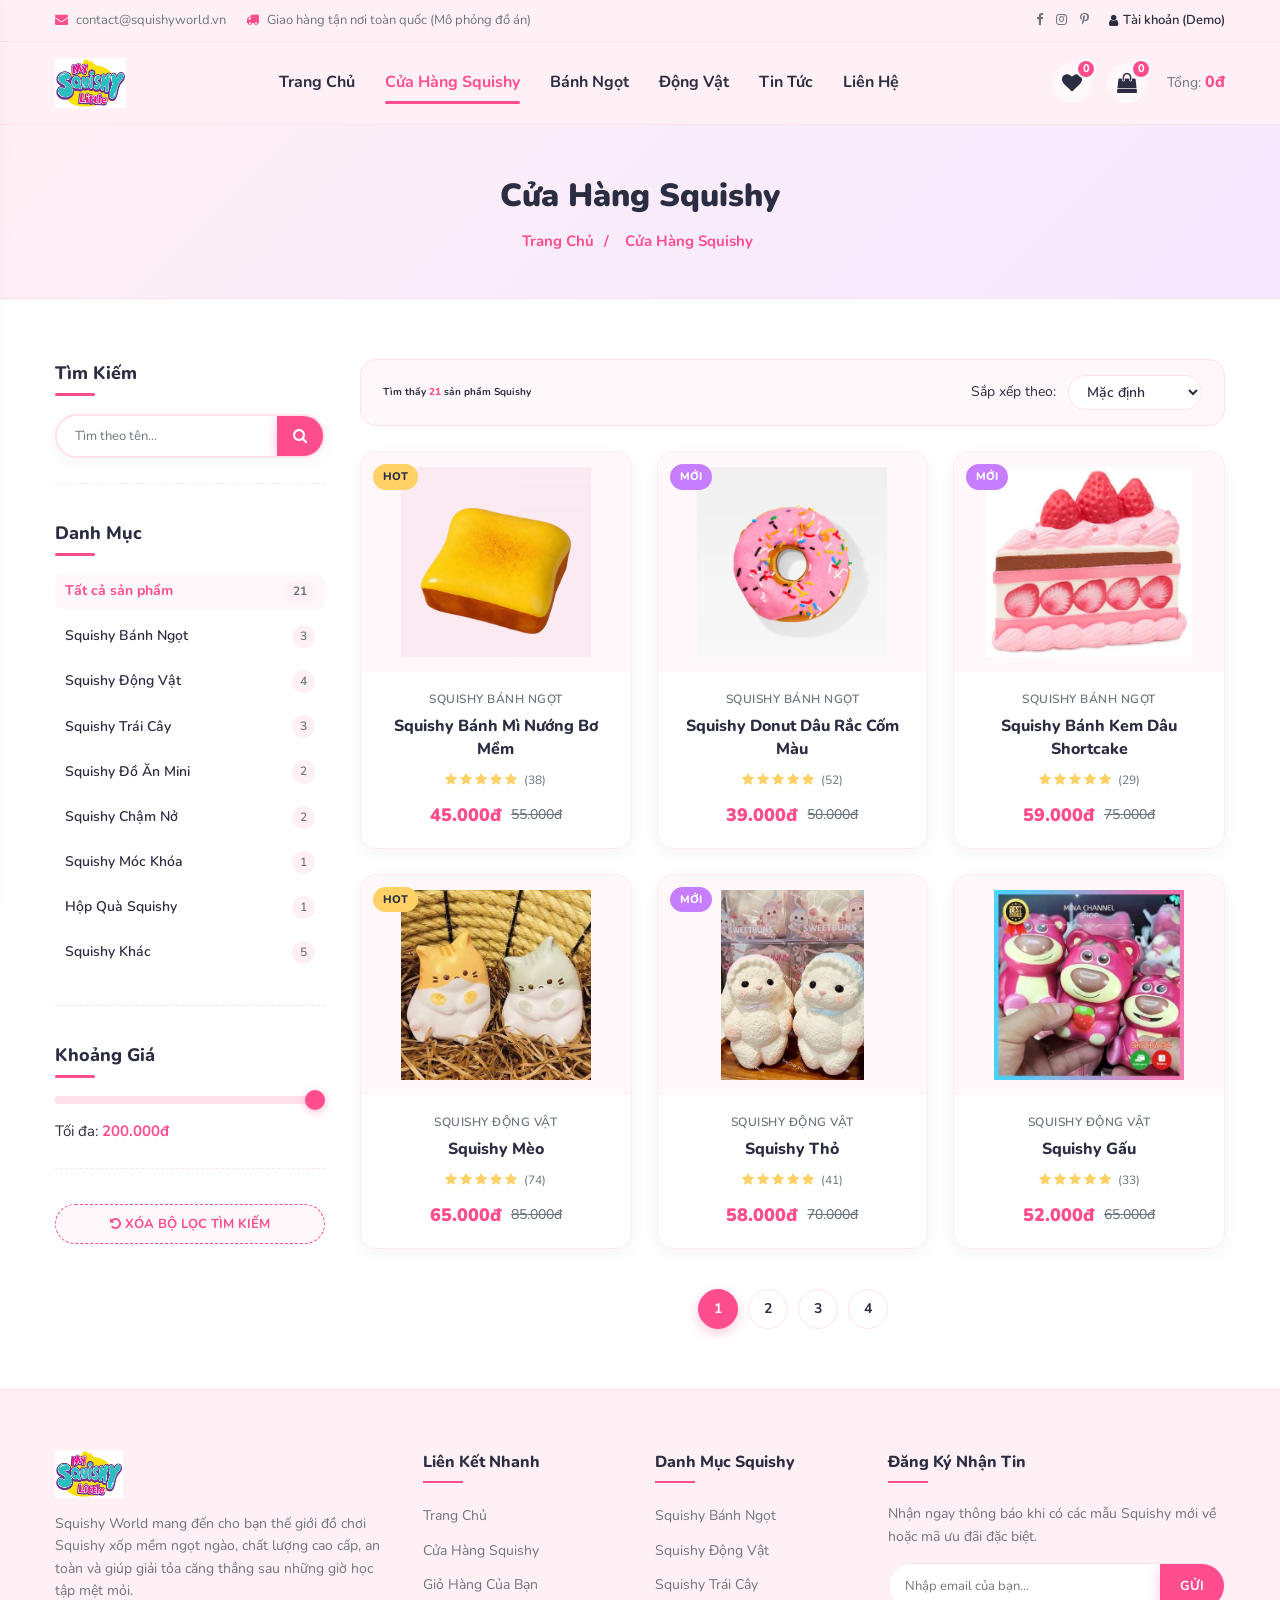
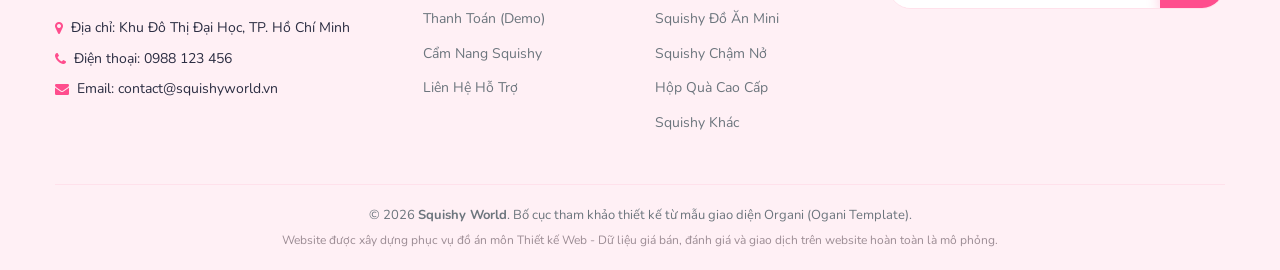
<file: shop.html>
<!DOCTYPE html>
<html lang="vi">
<head>
  <meta charset="UTF-8">
  <meta name="viewport" content="width=device-width, initial-scale=1.0">
  <title>Cửa Hàng Squishy - Squishy World</title>
  <!-- Google Font: Nunito -->
  <link rel="preconnect" href="https://fonts.googleapis.com">
  <link rel="preconnect" href="https://fonts.gstatic.com" crossorigin>
  <link href="https://fonts.googleapis.com/css2?family=Nunito:wght@400;600;700;800;900&display=swap" rel="stylesheet">
  <!-- Font Awesome Icons -->
  <link rel="stylesheet" href="https://cdnjs.cloudflare.com/ajax/libs/font-awesome/4.7.0/css/font-awesome.min.css">
  <!-- CSS Stylesheets -->
  <link rel="stylesheet" href="css/style.css">
  <link rel="stylesheet" href="css/pages.css">
  <link rel="stylesheet" href="css/responsive.css">
</head>
<body>

  <!-- ==================== MOBILE MENU ==================== -->
  <div class="humberger__menu__overlay"></div>
  <div class="humberger__menu__wrapper">
    <div class="humberger__menu__close">
      <i class="fa fa-times"></i>
    </div>
    <div class="humberger__menu__logo">
      <a href="index.html">
        <img src="images/logo.png" alt="Squishy World Logo">
      </a>
    </div>
    <nav class="humberger__menu__nav">
      <ul>
        <li><a href="index.html">Trang Chủ</a></li>
        <li class="active"><a href="shop.html">Cửa Hàng Squishy</a></li>
        <li><a href="shop.html?filter=hot">Bộ Sưu Tập</a></li>
        <li><a href="blog.html">Tin Tức</a></li>
        <li><a href="contact.html">Liên Hệ</a></li>
      </ul>
    </nav>
  </div>

  <!-- ==================== HEADER SECTION ==================== -->
  <header class="header">
    <div class="header__top">
      <div class="container">
        <div class="header__top-inner">
          <div class="header__top-left">
            <span><i class="fa fa-envelope"></i> contact@squishyworld.vn</span>
            <span><i class="fa fa-truck"></i> Giao hàng tận nơi toàn quốc (Mô phỏng đồ án)</span>
          </div>
          <div class="header__top-right">
            <div class="header__top-social">
              <a href="javascript:void(0)"><i class="fa fa-facebook"></i></a>
              <a href="javascript:void(0)"><i class="fa fa-instagram"></i></a>
              <a href="javascript:void(0)"><i class="fa fa-pinterest-p"></i></a>
            </div>
            <div class="header__top-auth">
              <i class="fa fa-user"></i>
              <span>Tài khoản (Demo)</span>
            </div>
          </div>
        </div>
      </div>
    </div>

    <div class="container">
      <div class="header__inner">
        <div class="header__logo">
          <a href="index.html">
            <img src="images/logo.png" alt="Squishy World Logo">
          </a>
        </div>

        <nav class="header__menu">
          <ul>
            <li><a href="index.html">Trang Chủ</a></li>
            <li class="active"><a href="shop.html">Cửa Hàng Squishy</a></li>
            <li><a href="shop.html?category=banh-ngot">Bánh Ngọt</a></li>
            <li><a href="shop.html?category=dong-vat">Động Vật</a></li>
            <li><a href="blog.html">Tin Tức</a></li>
            <li><a href="contact.html">Liên Hệ</a></li>
          </ul>
        </nav>

        <div class="header__cart">
          <ul>
            <li>
              <a href="shop.html?filter=wishlist" title="Danh sách yêu thích">
                <i class="fa fa-heart"></i>
                <span class="badge" id="wishlist-badge">0</span>
              </a>
            </li>
            <li>
              <a href="shopping-cart.html" title="Giỏ hàng">
                <i class="fa fa-shopping-bag"></i>
                <span class="badge" id="cart-badge">0</span>
              </a>
            </li>
          </ul>
          <div class="header__cart-price">
            Tổng: <span id="cart-header-price">0đ</span>
          </div>
        </div>

        <div class="humberger__open">
          <i class="fa fa-bars"></i>
        </div>
      </div>
    </div>
  </header>

  <!-- ==================== BREADCRUMB ==================== -->
  <section class="breadcrumb-section">
    <div class="container">
      <div class="breadcrumb__text">
        <h2>Cửa Hàng Squishy</h2>
        <div class="breadcrumb__option">
          <a href="index.html">Trang Chủ</a>
          <span>/</span>
          <span>Cửa Hàng Squishy</span>
        </div>
      </div>
    </div>
  </section>

  <!-- ==================== SHOP MAIN SECTION ==================== -->
  <section class="spad">
    <div class="container">
      <div class="shop-layout">
        <!-- 1. SIDEBAR (Bộ lọc) -->
        <div class="sidebar">
          <!-- Sidebar Search -->
          <div class="sidebar__item">
            <h4>Tìm Kiếm</h4>
            <form id="sidebar-search-form" class="hero__search-form" style="height: 44px;">
              <input type="text" id="sidebar-search-input" placeholder="Tìm theo tên..." style="font-size: 13px;">
              <button type="submit" style="padding: 0 16px;"><i class="fa fa-search"></i></button>
            </form>
          </div>

          <!-- Danh mục Squishy -->
          <div class="sidebar__item sidebar__categories">
            <h4>Danh Mục</h4>
            <ul>
              <li><a href="javascript:void(0)" data-category="all">Tất cả sản phẩm <span class="badge">21</span></a></li>
              <li><a href="javascript:void(0)" data-category="banh-ngot">Squishy Bánh Ngọt <span class="badge">3</span></a></li>
              <li><a href="javascript:void(0)" data-category="dong-vat">Squishy Động Vật <span class="badge">4</span></a></li>
              <li><a href="javascript:void(0)" data-category="trai-cay">Squishy Trái Cây <span class="badge">3</span></a></li>
              <li><a href="javascript:void(0)" data-category="do-an">Squishy Đồ Ăn Mini <span class="badge">2</span></a></li>
              <li><a href="javascript:void(0)" data-category="cham-no">Squishy Chậm Nở <span class="badge">2</span></a></li>
              <li><a href="javascript:void(0)" data-category="moc-khoa">Squishy Móc Khóa <span class="badge">1</span></a></li>
              <li><a href="javascript:void(0)" data-category="hop-qua">Hộp Quà Squishy <span class="badge">1</span></a></li>
              <li><a href="javascript:void(0)" data-category="khac">Squishy Khác <span class="badge">5</span></a></li>
            </ul>
          </div>

          <!-- Lọc theo giá -->
          <div class="sidebar__item">
            <h4>Khoảng Giá</h4>
            <div class="price-range-wrap">
              <input type="range" id="price-slider" class="range-slider-control" min="20000" max="200000" step="5000" value="200000">
              <div class="price-inputs">
                <span>Tối đa: <strong id="price-max-label" style="color: var(--color-pink-deep);">200.000đ</strong></span>
              </div>
            </div>
          </div>

          <!-- Nút xóa bộ lọc -->
          <div class="sidebar__item">
            <button id="reset-filter-btn" class="sidebar__btn-reset">
              <i class="fa fa-undo"></i> XÓA BỘ LỌC TÌM KIẾM
            </button>
          </div>
        </div>

        <!-- 2. PRODUCT GRID & SORT BAR -->
        <div class="shop__main">
          <!-- Filter Bar Header -->
          <div class="shop__filter-bar">
            <div class="shop__filter-found">
              <h6>Tìm thấy <span id="product-count">0</span> sản phẩm Squishy</h6>
            </div>
            <div class="shop__filter-sort">
              <label for="sort-select">Sắp xếp theo:</label>
              <select id="sort-select">
                <option value="default">Mặc định</option>
                <option value="price-asc">Giá tăng dần</option>
                <option value="price-desc">Giá giảm dần</option>
                <option value="name-asc">Tên (A-Z)</option>
                <option value="name-desc">Tên (Z-A)</option>
              </select>
            </div>
          </div>

          <!-- Grid Sản phẩm -->
          <div class="shop-products-grid" id="shop-product-grid">
            <!-- Render dynamically through js/shop.js -->
          </div>

          <!-- Phân trang -->
          <div class="product__pagination" id="shop-pagination">
            <!-- Render pagination buttons -->
          </div>
        </div>
      </div>
    </div>
  </section>

  <!-- ==================== FOOTER ==================== -->
  <footer class="footer">
    <div class="container">
      <div class="footer__grid">
        <div class="footer__about">
          <div class="footer__about-logo">
            <a href="index.html">
              <img src="images/logo.png" alt="Squishy World Logo">
            </a>
          </div>
          <p>Squishy World mang đến cho bạn thế giới đồ chơi Squishy xốp mềm ngọt ngào, chất lượng cao cấp, an toàn và giúp giải tỏa căng thẳng sau những giờ học tập mệt mỏi.</p>
          <ul>
            <li><i class="fa fa-map-marker"></i> Địa chỉ: Khu Đô Thị Đại Học, TP. Hồ Chí Minh</li>
            <li><i class="fa fa-phone"></i> Điện thoại: 0988 123 456</li>
            <li><i class="fa fa-envelope"></i> Email: contact@squishyworld.vn</li>
          </ul>
        </div>

        <div class="footer__widget">
          <h6>Liên Kết Nhanh</h6>
          <ul>
            <li><a href="index.html">Trang Chủ</a></li>
            <li><a href="shop.html">Cửa Hàng Squishy</a></li>
            <li><a href="shopping-cart.html">Giỏ Hàng Của Bạn</a></li>
            <li><a href="checkout.html">Thanh Toán (Demo)</a></li>
            <li><a href="blog.html">Cẩm Nang Squishy</a></li>
            <li><a href="contact.html">Liên Hệ Hỗ Trợ</a></li>
          </ul>
        </div>

        <div class="footer__widget">
          <h6>Danh Mục Squishy</h6>
          <ul>
            <li><a href="shop.html?category=banh-ngot">Squishy Bánh Ngọt</a></li>
            <li><a href="shop.html?category=dong-vat">Squishy Động Vật</a></li>
            <li><a href="shop.html?category=trai-cay">Squishy Trái Cây</a></li>
            <li><a href="shop.html?category=do-an">Squishy Đồ Ăn Mini</a></li>
            <li><a href="shop.html?category=cham-no">Squishy Chậm Nở</a></li>
            <li><a href="shop.html?category=hop-qua">Hộp Quà Cao Cấp</a></li>
            <li><a href="shop.html?category=khac">Squishy Khác</a></li>
          </ul>
        </div>

        <div class="footer__widget footer__newsletter">
          <h6>Đăng Ký Nhận Tin</h6>
          <p>Nhận ngay thông báo khi có các mẫu Squishy mới về hoặc mã ưu đãi đặc biệt.</p>
          <form class="footer__newsletter-form" onsubmit="event.preventDefault(); showToast('Đăng ký thành công', 'Cảm ơn bạn đã theo dõi Squishy World!', 'success'); this.reset();">
            <input type="email" placeholder="Nhập email của bạn..." required>
            <button type="submit">GỬI</button>
          </form>
        </div>
      </div>

      <div class="footer__bottom">
        <p>&copy; 2026 <strong>Squishy World</strong>. Bố cục tham khảo thiết kế từ mẫu giao diện Organi (Ogani Template).</p>
        <span class="disclaimer">Website được xây dựng phục vụ đồ án môn Thiết kế Web - Dữ liệu giá bán, đánh giá và giao dịch trên website hoàn toàn là mô phỏng.</span>
      </div>
    </div>
  </footer>

  <!-- Scripts -->
  <script src="js/data.js"></script>
  <script src="js/main.js"></script>
  <script src="js/shop.js"></script>
</body>
</html>
</file>
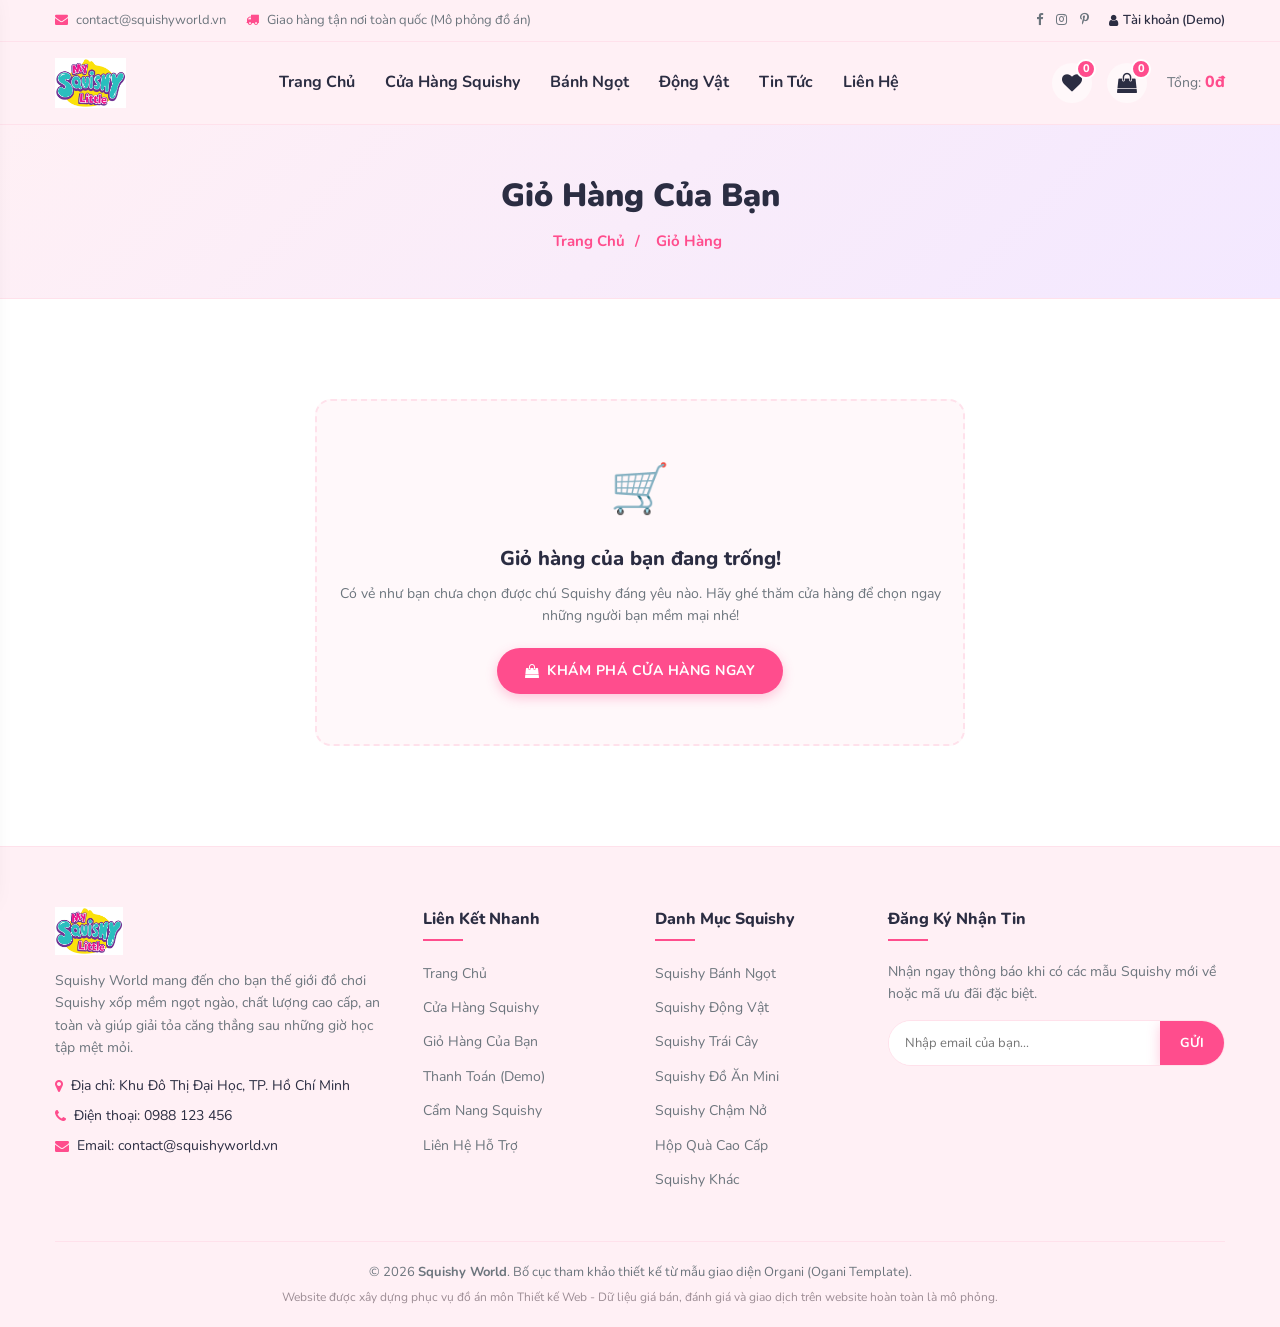
<file: shopping-cart.html>
<!DOCTYPE html>
<html lang="vi">
<head>
  <meta charset="UTF-8">
  <meta name="viewport" content="width=device-width, initial-scale=1.0">
  <title>Giỏ Hàng Của Bạn - Squishy World</title>
  <!-- Google Font: Nunito -->
  <link rel="preconnect" href="https://fonts.googleapis.com">
  <link rel="preconnect" href="https://fonts.gstatic.com" crossorigin>
  <link href="https://fonts.googleapis.com/css2?family=Nunito:wght@400;600;700;800;900&display=swap" rel="stylesheet">
  <!-- Font Awesome Icons -->
  <link rel="stylesheet" href="https://cdnjs.cloudflare.com/ajax/libs/font-awesome/4.7.0/css/font-awesome.min.css">
  <!-- CSS Stylesheets -->
  <link rel="stylesheet" href="css/style.css">
  <link rel="stylesheet" href="css/pages.css">
  <link rel="stylesheet" href="css/responsive.css">
</head>
<body>

  <!-- ==================== MOBILE MENU ==================== -->
  <div class="humberger__menu__overlay"></div>
  <div class="humberger__menu__wrapper">
    <div class="humberger__menu__close">
      <i class="fa fa-times"></i>
    </div>
    <div class="humberger__menu__logo">
      <a href="index.html">
        <img src="images/logo.png" alt="Squishy World Logo">
      </a>
    </div>
    <nav class="humberger__menu__nav">
      <ul>
        <li><a href="index.html">Trang Chủ</a></li>
        <li><a href="shop.html">Cửa Hàng Squishy</a></li>
        <li><a href="shop.html?filter=hot">Bộ Sưu Tập</a></li>
        <li><a href="blog.html">Tin Tức</a></li>
        <li><a href="contact.html">Liên Hệ</a></li>
      </ul>
    </nav>
  </div>

  <!-- ==================== HEADER SECTION ==================== -->
  <header class="header">
    <div class="header__top">
      <div class="container">
        <div class="header__top-inner">
          <div class="header__top-left">
            <span><i class="fa fa-envelope"></i> contact@squishyworld.vn</span>
            <span><i class="fa fa-truck"></i> Giao hàng tận nơi toàn quốc (Mô phỏng đồ án)</span>
          </div>
          <div class="header__top-right">
            <div class="header__top-social">
              <a href="javascript:void(0)"><i class="fa fa-facebook"></i></a>
              <a href="javascript:void(0)"><i class="fa fa-instagram"></i></a>
              <a href="javascript:void(0)"><i class="fa fa-pinterest-p"></i></a>
            </div>
            <div class="header__top-auth">
              <i class="fa fa-user"></i>
              <span>Tài khoản (Demo)</span>
            </div>
          </div>
        </div>
      </div>
    </div>

    <div class="container">
      <div class="header__inner">
        <div class="header__logo">
          <a href="index.html">
            <img src="images/logo.png" alt="Squishy World Logo">
          </a>
        </div>

        <nav class="header__menu">
          <ul>
            <li><a href="index.html">Trang Chủ</a></li>
            <li><a href="shop.html">Cửa Hàng Squishy</a></li>
            <li><a href="shop.html?category=banh-ngot">Bánh Ngọt</a></li>
            <li><a href="shop.html?category=dong-vat">Động Vật</a></li>
            <li><a href="blog.html">Tin Tức</a></li>
            <li><a href="contact.html">Liên Hệ</a></li>
          </ul>
        </nav>

        <div class="header__cart">
          <ul>
            <li>
              <a href="shop.html?filter=wishlist" title="Danh sách yêu thích">
                <i class="fa fa-heart"></i>
                <span class="badge" id="wishlist-badge">0</span>
              </a>
            </li>
            <li>
              <a href="shopping-cart.html" title="Giỏ hàng">
                <i class="fa fa-shopping-bag"></i>
                <span class="badge" id="cart-badge">0</span>
              </a>
            </li>
          </ul>
          <div class="header__cart-price">
            Tổng: <span id="cart-header-price">0đ</span>
          </div>
        </div>

        <div class="humberger__open">
          <i class="fa fa-bars"></i>
        </div>
      </div>
    </div>
  </header>

  <!-- ==================== BREADCRUMB ==================== -->
  <section class="breadcrumb-section">
    <div class="container">
      <div class="breadcrumb__text">
        <h2>Giỏ Hàng Của Bạn</h2>
        <div class="breadcrumb__option">
          <a href="index.html">Trang Chủ</a>
          <span>/</span>
          <span>Giỏ Hàng</span>
        </div>
      </div>
    </div>
  </section>

  <!-- ==================== CART MAIN SECTION ==================== -->
  <section class="shoping-cart spad">
    <div class="container">

      <!-- View 1: Giỏ hàng trống -->
      <div id="empty-cart-view" class="empty-state" style="display: none; max-width: 650px; margin: 40px auto;">
        <div class="empty-state-icon">🛒</div>
        <h4>Giỏ hàng của bạn đang trống!</h4>
        <p>Có vẻ như bạn chưa chọn được chú Squishy đáng yêu nào. Hãy ghé thăm cửa hàng để chọn ngay những người bạn mềm mại nhé!</p>
        <a href="shop.html" class="primary-btn">
          <i class="fa fa-shopping-bag"></i> KHÁM PHÁ CỬA HÀNG NGAY
        </a>
      </div>

      <!-- View 2: Giỏ hàng có sản phẩm -->
      <div id="cart-content-view">
        <!-- Bảng danh sách giỏ hàng -->
        <div class="cart__table-wrap">
          <table class="cart__table">
            <thead>
              <tr>
                <th style="width: 45%;">Sản phẩm</th>
                <th style="width: 15%;">Đơn giá</th>
                <th style="width: 18%;">Số lượng</th>
                <th style="width: 15%;">Thành tiền</th>
                <th style="width: 7%;">Xóa</th>
              </tr>
            </thead>
            <tbody id="cart-table-body">
              <!-- Render dynamically -->
            </tbody>
          </table>
        </div>

        <!-- Các nút hành động dưới bảng -->
        <div class="cart__actions">
          <a href="shop.html" class="outline-btn">
            <i class="fa fa-arrow-left"></i> TIẾP TỤC MUA SẮM
          </a>
          <button type="button" id="btn-clear-cart" class="outline-btn" style="border-color: var(--color-danger); color: var(--color-danger);">
            <i class="fa fa-trash-o"></i> XÓA TOÀN BỘ GIỎ HÀNG
          </button>
        </div>

        <!-- Khung mã giảm giá & Khung tổng tiền (Bố cục Organi) -->
        <div class="cart__summary-grid">
          <!-- Discount Box -->
          <div class="discount__content">
            <h5>Mã Giảm Giá Ưu Đãi</h5>
            <p style="font-size: 13px; color: var(--color-text-muted); margin-bottom: 12px;">
              Nhập mã <strong>SQUISHY10</strong> (giảm 10%) hoặc <strong>FREESHIP</strong> để nhận ưu đãi mô phỏng.
            </p>
            <form id="coupon-form" class="discount__form">
              <input type="text" id="coupon-input" placeholder="Nhập mã giảm giá..." required>
              <button type="submit">ÁP DỤNG</button>
            </form>
          </div>

          <!-- Total Card -->
          <div class="cart__total-card">
            <h5>Tổng Cộng Giỏ Hàng</h5>
            <ul>
              <li>Tạm tính: <span id="cart-subtotal">0đ</span></li>
              <li>Giảm giá: <span id="cart-discount" style="color: var(--color-success); font-weight: 700;">0đ</span></li>
              <li>Phí vận chuyển: <span id="cart-shipping">Miễn phí</span></li>
              <li class="total-highlight">Tổng thanh toán: <span id="cart-final-total">0đ</span></li>
            </ul>
            <a href="checkout.html" class="primary-btn">
              <span>TIẾN HÀNH THANH TOÁN</span>
              <i class="fa fa-arrow-right"></i>
            </a>
          </div>
        </div>
      </div>

    </div>
  </section>

  <!-- ==================== FOOTER ==================== -->
  <footer class="footer">
    <div class="container">
      <div class="footer__grid">
        <div class="footer__about">
          <div class="footer__about-logo">
            <a href="index.html">
              <img src="images/logo.png" alt="Squishy World Logo">
            </a>
          </div>
          <p>Squishy World mang đến cho bạn thế giới đồ chơi Squishy xốp mềm ngọt ngào, chất lượng cao cấp, an toàn và giúp giải tỏa căng thẳng sau những giờ học tập mệt mỏi.</p>
          <ul>
            <li><i class="fa fa-map-marker"></i> Địa chỉ: Khu Đô Thị Đại Học, TP. Hồ Chí Minh</li>
            <li><i class="fa fa-phone"></i> Điện thoại: 0988 123 456</li>
            <li><i class="fa fa-envelope"></i> Email: contact@squishyworld.vn</li>
          </ul>
        </div>

        <div class="footer__widget">
          <h6>Liên Kết Nhanh</h6>
          <ul>
            <li><a href="index.html">Trang Chủ</a></li>
            <li><a href="shop.html">Cửa Hàng Squishy</a></li>
            <li><a href="shopping-cart.html">Giỏ Hàng Của Bạn</a></li>
            <li><a href="checkout.html">Thanh Toán (Demo)</a></li>
            <li><a href="blog.html">Cẩm Nang Squishy</a></li>
            <li><a href="contact.html">Liên Hệ Hỗ Trợ</a></li>
          </ul>
        </div>

        <div class="footer__widget">
          <h6>Danh Mục Squishy</h6>
          <ul>
            <li><a href="shop.html?category=banh-ngot">Squishy Bánh Ngọt</a></li>
            <li><a href="shop.html?category=dong-vat">Squishy Động Vật</a></li>
            <li><a href="shop.html?category=trai-cay">Squishy Trái Cây</a></li>
            <li><a href="shop.html?category=do-an">Squishy Đồ Ăn Mini</a></li>
            <li><a href="shop.html?category=cham-no">Squishy Chậm Nở</a></li>
            <li><a href="shop.html?category=hop-qua">Hộp Quà Cao Cấp</a></li>
            <li><a href="shop.html?category=khac">Squishy Khác</a></li>
          </ul>
        </div>

        <div class="footer__widget footer__newsletter">
          <h6>Đăng Ký Nhận Tin</h6>
          <p>Nhận ngay thông báo khi có các mẫu Squishy mới về hoặc mã ưu đãi đặc biệt.</p>
          <form class="footer__newsletter-form" onsubmit="event.preventDefault(); showToast('Đăng ký thành công', 'Cảm ơn bạn đã theo dõi Squishy World!', 'success'); this.reset();">
            <input type="email" placeholder="Nhập email của bạn..." required>
            <button type="submit">GỬI</button>
          </form>
        </div>
      </div>

      <div class="footer__bottom">
        <p>&copy; 2026 <strong>Squishy World</strong>. Bố cục tham khảo thiết kế từ mẫu giao diện Organi (Ogani Template).</p>
        <span class="disclaimer">Website được xây dựng phục vụ đồ án môn Thiết kế Web - Dữ liệu giá bán, đánh giá và giao dịch trên website hoàn toàn là mô phỏng.</span>
      </div>
    </div>
  </footer>

  <!-- Scripts -->
  <script src="js/data.js"></script>
  <script src="js/main.js"></script>
  <script src="js/cart.js"></script>
</body>
</html>
</file>
<file: css/style.css>
/* ==========================================================================
   SQUISHY WORLD - MAIN STYLESHEET
   Bám sát bố cục & cấu trúc mẫu Organi (Ogani Template), chuyển đổi giao diện
   sang phong cách cửa hàng đồ chơi Squishy dễ thương, ngọt ngào, màu pastel.
   ========================================================================== */

/* 1. BIẾN MÀU SẮC & THIẾT LẬP HỆ THỐNG */
:root {
  --color-primary: #FF4D8D;           /* Hồng dâu tươi, bắt mắt hơn */
  --color-secondary: #E03E75;         /* Màu phụ / Hover */
  --color-accent-yellow: #FFD166;     /* Vàng tươi điểm nhấn */
  --color-accent-purple: #7209B7;     /* Tím đậm cho Text quan trọng */
  --color-purple-new: #C77DFF;        /* Tím pastel tươi cho badge MỚI */
  --color-purple-pastel: #F3E8FF;     /* Tím pastel nền */

  --color-bg-page: #FFFFFF;           /* Nền trang chính */
  --color-bg-card: #FFF8FA;           /* Nền hồng siêu nhạt cho các ô danh mục và banner */
  --color-bg-header: #FFF0F5;         /* Nền hồng pastel nhạt cho Header Top & Menu */

  --color-text-primary: #2B2D42;      /* Xám đen đậm dễ đọc */
  --color-text-secondary: #6C757D;    /* Text secondary / Muted */

  --color-border: #FFE1EB;            /* Border mềm mại */
  --color-border-card: #FFEBEF;       /* Border nhạt thẻ sản phẩm */

  --color-success: #48BB78;
  --color-danger: #F56565;

  /* Ánh xạ tên biến để tương thích hoàn hảo */
  --color-pink-soft: #FFE1EB;
  --color-pink-deep: #FF4D8D;
  --color-cream-light: #FFF8FA;
  --color-white: #FFFFFF;
  --color-text-brown: #2B2D42;
  --color-text-muted: #6C757D;
  --color-gray-light: #FFF0F5;
  --color-gray-border: #FFE1EB;

  --font-primary: 'Nunito', 'Segoe UI', -apple-system, BlinkMacSystemFont, Roboto, sans-serif;
  --shadow-card: 0 4px 15px rgba(43, 45, 66, 0.05);
  --shadow-hover: 0 10px 25px rgba(255, 77, 141, 0.15);
  --radius-sm: 8px;
  --radius-md: 16px;
  --radius-lg: 24px;
  --radius-pill: 50px;
  --transition: all 0.3s cubic-bezier(0.25, 0.8, 0.25, 1);
}

/* 2. RESET & BASE ELEMENTS */
* {
  margin: 0;
  padding: 0;
  box-sizing: border-box;
}

body {
  font-family: var(--font-primary);
  font-size: 15px;
  line-height: 1.6;
  color: var(--color-text-brown);
  background-color: var(--color-white);
  -webkit-font-smoothing: antialiased;
  overflow-x: hidden;
}

a {
  color: inherit;
  text-decoration: none;
  transition: var(--transition);
}

ul, ol {
  list-style: none;
}

img {
  max-width: 100%;
  height: auto;
  display: block;
}

button, input, select, textarea {
  font-family: inherit;
  font-size: inherit;
  outline: none;
  border: none;
}

button {
  cursor: pointer;
  background: none;
  transition: var(--transition);
}

.container {
  width: 100%;
  max-width: 1200px;
  margin: 0 auto;
  padding: 0 15px;
}

.spad {
  padding-top: 60px;
  padding-bottom: 60px;
}

.section-title {
  text-align: center;
  margin-bottom: 40px;
}

.section-title h2 {
  font-size: 32px;
  font-weight: 800;
  color: var(--color-text-brown);
  position: relative;
  display: inline-block;
  padding-bottom: 12px;
}

.section-title h2::after {
  content: "";
  position: absolute;
  left: 50%;
  bottom: 0;
  transform: translateX(-50%);
  width: 80px;
  height: 4px;
  background: linear-gradient(90deg, var(--color-pink-deep), var(--color-purple-pastel));
  border-radius: 4px;
}

.section-title p {
  color: var(--color-text-muted);
  margin-top: 8px;
  font-size: 15px;
}

/* Primary Cute Buttons */
.primary-btn {
  display: inline-flex;
  align-items: center;
  justify-content: center;
  gap: 8px;
  background-color: var(--color-primary);
  color: #FFFFFF;
  padding: 12px 28px;
  border-radius: var(--radius-pill);
  font-weight: 700;
  font-size: 14px;
  letter-spacing: 0.5px;
  box-shadow: 0 4px 12px rgba(255, 77, 141, 0.3);
  transition: var(--transition);
  border: none;
}

.primary-btn:hover {
  background-color: var(--color-secondary);
  color: #FFFFFF;
  transform: translateY(-2px);
  box-shadow: 0 6px 16px rgba(224, 62, 117, 0.4);
}

.outline-btn {
  display: inline-flex;
  align-items: center;
  justify-content: center;
  border: 2px solid var(--color-pink-deep);
  color: var(--color-pink-deep);
  padding: 10px 24px;
  border-radius: var(--radius-pill);
  font-weight: 700;
  font-size: 14px;
  transition: var(--transition);
}

.outline-btn:hover {
  background-color: var(--color-pink-deep);
  color: var(--color-white);
}

/* 3. HEADER TOP & MAIN HEADER (Theo bố cục Organi) */
.header__top {
  background-color: var(--color-bg-header); /* #FFF0F5 */
  border-bottom: 1px solid var(--color-border); /* #FFE1EB */
  padding: 10px 0;
  font-size: 13px;
  color: var(--color-text-secondary);
}

.header__top-inner {
  display: flex;
  justify-content: space-between;
  align-items: center;
  flex-wrap: wrap;
  gap: 10px;
}

.header__top-left {
  display: flex;
  align-items: center;
  gap: 20px;
}

.header__top-left span i {
  color: var(--color-pink-deep);
  margin-right: 5px;
}

.header__top-right {
  display: flex;
  align-items: center;
  gap: 20px;
}

.header__top-social a {
  margin-left: 10px;
  color: var(--color-text-muted);
}

.header__top-social a:hover {
  color: var(--color-pink-deep);
}

.header__top-auth {
  display: flex;
  align-items: center;
  gap: 5px;
  color: var(--color-text-brown);
  font-weight: 600;
}

/* Main Navigation Header */
.header {
  background-color: var(--color-bg-header); /* #FFF0F5 */
  border-bottom: 1px solid var(--color-border); /* #FFE1EB */
  position: sticky;
  top: 0;
  z-index: 999;
}

.header__inner {
  display: flex;
  align-items: center;
  justify-content: space-between;
  padding: 16px 0;
  gap: 20px;
}

.header__logo a {
  display: flex;
  align-items: center;
  gap: 10px;
}

.header__logo img {
  height: 50px;
  width: auto;
}

.header__menu ul {
  display: flex;
  align-items: center;
  gap: 30px;
}

.header__menu li {
  position: relative;
}

.header__menu a {
  font-size: 16px;
  font-weight: 700;
  color: var(--color-text-brown);
  padding: 8px 0;
  display: inline-block;
  position: relative;
}

.header__menu a::after {
  content: "";
  position: absolute;
  left: 0;
  bottom: 0;
  width: 0%;
  height: 3px;
  background-color: var(--color-pink-deep);
  border-radius: 2px;
  transition: var(--transition);
}

.header__menu a:hover,
.header__menu li.active a {
  color: var(--color-pink-deep);
}

.header__menu a:hover::after,
.header__menu li.active a::after {
  width: 100%;
}

/* Header Cart & Wishlist */
.header__cart {
  display: flex;
  align-items: center;
  gap: 20px;
}

.header__cart ul {
  display: flex;
  align-items: center;
  gap: 15px;
}

.header__cart li a {
  position: relative;
  font-size: 20px;
  color: var(--color-text-brown);
  display: flex;
  align-items: center;
  justify-content: center;
  width: 40px;
  height: 40px;
  border-radius: 50%;
  background-color: var(--color-cream-light);
  transition: var(--transition);
}

.header__cart li a:hover {
  background-color: var(--color-pink-soft);
  color: var(--color-pink-deep);
}

.header__cart li a span.badge {
  position: absolute;
  top: -4px;
  right: -4px;
  background-color: var(--color-pink-deep);
  color: var(--color-white);
  font-size: 11px;
  font-weight: 800;
  width: 20px;
  height: 20px;
  border-radius: 50%;
  display: flex;
  align-items: center;
  justify-content: center;
  border: 2px solid var(--color-white);
}

.header__cart-price {
  font-size: 14px;
  color: var(--color-text-muted);
}

.header__cart-price span {
  font-size: 16px;
  font-weight: 800;
  color: var(--color-pink-deep);
}

/* Hamburger button for mobile */
.humberger__open {
  display: none;
  font-size: 24px;
  color: var(--color-text-brown);
  cursor: pointer;
}

/* 4. HERO SECTION (Tương tự Organi: Sidebar danh mục + Search + Banner) */
.hero {
  padding: 30px 0;
  background-color: var(--color-white);
}

.hero__inner {
  display: grid;
  grid-template-columns: 280px 1fr;
  gap: 30px;
}

/* Left Categories Sidebar */
.hero__categories {
  position: relative;
}

.hero__categories-all {
  background-color: var(--color-pink-deep);
  color: var(--color-white);
  padding: 14px 20px;
  border-radius: var(--radius-sm) var(--radius-sm) 0 0;
  font-weight: 800;
  font-size: 16px;
  display: flex;
  align-items: center;
  justify-content: space-between;
  cursor: pointer;
  box-shadow: 0 4px 12px rgba(240, 98, 146, 0.25);
}

.hero__categories-all span {
  display: flex;
  align-items: center;
  gap: 10px;
}

.hero__categories ul {
  background-color: var(--color-white);
  border: 1px solid var(--color-gray-border);
  border-top: none;
  border-radius: 0 0 var(--radius-sm) var(--radius-sm);
  padding: 10px 0;
  display: block;
  box-shadow: var(--shadow-card);
}

.hero__categories li a {
  display: flex;
  align-items: center;
  justify-content: space-between;
  padding: 10px 20px;
  font-size: 14px;
  font-weight: 600;
  color: var(--color-text-brown);
  border-bottom: 1px dashed rgba(238, 222, 230, 0.5);
}

.hero__categories li:last-child a {
  border-bottom: none;
}

.hero__categories li a:hover {
  background-color: var(--color-cream-light);
  color: var(--color-pink-deep);
  padding-left: 25px;
}

.hero__categories li a span.count {
  font-size: 12px;
  background-color: var(--color-purple-pastel);
  color: var(--color-text-brown);
  padding: 2px 8px;
  border-radius: var(--radius-pill);
}

/* Right Content: Search Bar + Hero Banner */
.hero__right {
  display: flex;
  flex-direction: column;
  gap: 25px;
}

/* Search bar theo phong cách Organi */
.hero__search {
  display: flex;
  align-items: center;
  justify-content: space-between;
  gap: 20px;
  flex-wrap: wrap;
}

.hero__search-form {
  flex: 1;
  display: flex;
  align-items: center;
  border: 2px solid var(--color-pink-soft);
  border-radius: var(--radius-pill);
  background-color: var(--color-white);
  overflow: hidden;
  height: 50px;
  box-shadow: var(--shadow-card);
}

.hero__search-categories {
  padding: 0 15px;
  border-right: 1px solid var(--color-gray-border);
  height: 100%;
  display: flex;
  align-items: center;
  background-color: var(--color-cream-light);
}

.hero__search-categories select {
  background: transparent;
  font-weight: 600;
  color: var(--color-text-brown);
  cursor: pointer;
}

.hero__search-form input {
  flex: 1;
  padding: 0 18px;
  font-size: 14px;
  color: var(--color-text-brown);
}

.hero__search-form input::placeholder {
  color: var(--color-text-muted);
}

.hero__search-form button {
  background-color: var(--color-primary); /* #FF4D8D */
  color: #FFFFFF;
  height: 100%;
  padding: 0 25px;
  font-weight: 700;
  letter-spacing: 0.5px;
  display: flex;
  align-items: center;
  gap: 8px;
  box-shadow: 0 4px 12px rgba(255, 77, 141, 0.3);
  transition: var(--transition);
}

.hero__search-form button:hover {
  background-color: var(--color-secondary); /* #E03E75 */
}

/* Phone Support Box */
.hero__search-phone {
  display: flex;
  align-items: center;
  gap: 15px;
}

.hero__search-phone-icon {
  width: 48px;
  height: 48px;
  border-radius: 50%;
  background-color: var(--color-cream-light);
  color: var(--color-pink-deep);
  display: flex;
  align-items: center;
  justify-content: center;
  font-size: 20px;
  border: 1px solid var(--color-pink-soft);
}

.hero__search-phone-text h5 {
  font-size: 16px;
  font-weight: 800;
  color: var(--color-text-brown);
}

.hero__search-phone-text span {
  font-size: 12px;
  color: var(--color-text-muted);
}

/* Hero Main Banner */
.hero__item {
  border-radius: var(--radius-md);
  position: relative;
  overflow: hidden;
  background: linear-gradient(135deg, #FFF0F5 0%, #FFF8FA 50%, #F3E8FF 100%);
  display: flex;
  align-items: center;
  justify-content: space-between;
  padding: 40px 50px;
  box-shadow: var(--shadow-card);
  min-height: 380px;
}

.hero__text {
  max-width: 55%;
  z-index: 2;
}

.hero__text span.tagline {
  display: inline-block;
  background-color: var(--color-white);
  color: var(--color-pink-deep);
  font-size: 13px;
  font-weight: 800;
  padding: 6px 16px;
  border-radius: var(--radius-pill);
  margin-bottom: 15px;
  box-shadow: 0 2px 8px rgba(240, 98, 146, 0.15);
}

.hero__text h2 {
  font-size: 38px;
  font-weight: 900;
  line-height: 1.25;
  color: var(--color-text-brown);
  margin-bottom: 12px;
}

.hero__text h2 span {
  color: var(--color-pink-deep);
}

.hero__text p {
  color: var(--color-text-muted);
  font-size: 16px;
  margin-bottom: 25px;
}

.hero__image-wrapper {
  max-width: 42%;
  z-index: 1;
  display: flex;
  justify-content: center;
}

.hero__image-wrapper img {
  max-height: 320px;
  filter: drop-shadow(0 12px 20px rgba(73, 59, 67, 0.15));
  animation: floatSoft 4s ease-in-out infinite;
}

@keyframes floatSoft {
  0%, 100% { transform: translateY(0); }
  50% { transform: translateY(-10px); }
}

/* 5. CATEGORIES SECTION (Hình ảnh danh mục tròn đẹp mắt) */
.categories {
  padding-bottom: 40px;
}

.categories__grid {
  display: grid;
  grid-template-columns: repeat(auto-fit, minmax(150px, 1fr));
  gap: 20px;
}

.categories__item {
  background-color: var(--color-bg-card); /* #FFF8FA */
  border: 1px solid var(--color-border); /* #FFE1EB */
  border-radius: var(--radius-md);
  padding: 20px 15px;
  text-align: center;
  box-shadow: var(--shadow-card);
  transition: var(--transition);
  display: flex;
  flex-direction: column;
  align-items: center;
}

.categories__item:hover {
  transform: translateY(-6px);
  border-color: var(--color-pink-deep);
  box-shadow: var(--shadow-hover);
}

.categories__item-pic {
  width: 90px;
  height: 90px;
  border-radius: 50%;
  background-color: var(--color-cream-light);
  display: flex;
  align-items: center;
  justify-content: center;
  margin-bottom: 12px;
  overflow: hidden;
  border: 2px solid var(--color-pink-soft);
  transition: var(--transition);
}

.categories__item:hover .categories__item-pic {
  transform: scale(1.08) rotate(4deg);
  border-color: var(--color-pink-deep);
}

.categories__item-pic img {
  width: 100%;
  height: 100%;
  object-fit: cover;
}

.categories__item h5 {
  font-size: 15px;
  font-weight: 800;
  color: var(--color-text-brown);
}

.categories__item span {
  font-size: 12px;
  color: var(--color-text-muted);
  margin-top: 4px;
}

/* 6. FEATURED PRODUCTS (Sản phẩm nổi bật có Tab lọc như Organi) */
.featured__controls {
  text-align: center;
  margin-bottom: 35px;
}

.featured__controls ul {
  display: inline-flex;
  flex-wrap: wrap;
  gap: 10px;
  background-color: var(--color-bg-header); /* #FFF0F5 */
  padding: 6px;
  border-radius: var(--radius-pill);
  border: 1px solid var(--color-border); /* #FFE1EB */
}

.featured__controls li {
  padding: 8px 22px;
  border-radius: var(--radius-pill);
  font-weight: 700;
  font-size: 14px;
  color: var(--color-text-primary);
  cursor: pointer;
  transition: var(--transition);
}

.featured__controls li.active,
.featured__controls li:hover {
  background-color: var(--color-primary); /* #FF4D8D */
  color: #FFFFFF;
  box-shadow: 0 4px 12px rgba(255, 77, 141, 0.3);
}

/* Product Card Grid */
.product__grid {
  display: grid;
  grid-template-columns: repeat(4, 1fr);
  gap: 25px;
}

.product__item {
  background-color: #FFFFFF;
  border: 1px solid var(--color-border-card); /* 1px solid #FFEBEF */
  border-radius: 16px;
  overflow: hidden;
  box-shadow: var(--shadow-card);
  transition: var(--transition);
  display: flex;
  flex-direction: column;
  position: relative;
}

.product__item:hover {
  transform: translateY(-8px);
  border-color: var(--color-primary);
  box-shadow: 0 10px 25px rgba(255, 77, 141, 0.15);
}

/* Product Badges */
.product__badge {
  position: absolute;
  top: 12px;
  left: 12px;
  padding: 4px 10px;
  border-radius: var(--radius-pill);
  font-size: 11px;
  font-weight: 800;
  text-transform: uppercase;
  z-index: 3;
}

.badge-new {
  background-color: var(--color-purple-new); /* #C77DFF Tím pastel tươi */
  color: #FFFFFF;
  font-weight: 800;
}

.badge-bestseller {
  background-color: var(--color-accent-yellow); /* #FFD166 Vàng tươi */
  color: var(--color-text-primary);             /* #2B2D42 Xám đen đậm */
  font-weight: 800;
}

.badge-featured {
  background-color: var(--color-primary);       /* #FF4D8D */
  color: #FFFFFF;
  font-weight: 800;
}

.product__item-pic {
  height: 220px;
  background-color: var(--color-cream-light);
  display: flex;
  align-items: center;
  justify-content: center;
  position: relative;
  overflow: hidden;
  padding: 15px;
}

.product__item-pic img {
  max-height: 190px;
  width: auto;
  object-fit: contain;
  transition: var(--transition);
}

.product__item:hover .product__item-pic img {
  transform: scale(1.08);
}

/* Hover Action Icons */
.product__item-pic-hover {
  position: absolute;
  left: 0;
  bottom: -60px;
  width: 100%;
  display: flex;
  align-items: center;
  justify-content: center;
  gap: 12px;
  transition: var(--transition);
  z-index: 4;
}

.product__item:hover .product__item-pic-hover {
  bottom: 18px;
}

.product__item-pic-hover li button,
.product__item-pic-hover li a {
  width: 42px;
  height: 42px;
  border-radius: 50%;
  background-color: var(--color-white);
  color: var(--color-text-brown);
  display: flex;
  align-items: center;
  justify-content: center;
  font-size: 16px;
  box-shadow: 0 4px 12px rgba(73, 59, 67, 0.15);
  transition: var(--transition);
  border: 1px solid var(--color-gray-border);
}

.product__item-pic-hover li button:hover,
.product__item-pic-hover li a:hover {
  background-color: var(--color-pink-deep);
  color: var(--color-white);
  border-color: var(--color-pink-deep);
  transform: scale(1.1) rotate(6deg);
}

.product__item-pic-hover li button.is-favorite {
  background-color: var(--color-pink-deep);
  color: var(--color-white);
}

/* Product Card Text Info */
.product__item-text {
  padding: 18px;
  text-align: center;
  flex: 1;
  display: flex;
  flex-direction: column;
}

.product__item-text span.category {
  font-size: 12px;
  color: var(--color-text-muted);
  text-transform: uppercase;
  letter-spacing: 0.5px;
  font-weight: 600;
  margin-bottom: 6px;
}

.product__item-text h6 {
  font-size: 16px;
  font-weight: 800;
  margin-bottom: 10px;
  line-height: 1.4;
  flex: 1;
}

.product__item-text h6 a {
  color: var(--color-text-brown);
}

.product__item-text h6 a:hover {
  color: var(--color-pink-deep);
}

.product__item-rating {
  color: var(--color-accent-yellow);
  font-size: 13px;
  margin-bottom: 10px;
}

.product__item-rating span.review-count {
  color: var(--color-text-muted);
  font-size: 12px;
  margin-left: 4px;
}

.product__item-price {
  font-size: 18px;
  font-weight: 900;
  color: var(--color-pink-deep);
  display: flex;
  align-items: center;
  justify-content: center;
  gap: 10px;
}

.product__item-price span.old-price {
  font-size: 14px;
  color: var(--color-text-muted);
  text-decoration: line-through;
  font-weight: 500;
}

/* 7. PROMO BANNERS SECTION */
.banner {
  padding: 30px 0;
}

.banner__grid {
  display: grid;
  grid-template-columns: 1fr 1fr;
  gap: 30px;
}

.banner__item {
  border-radius: var(--radius-md);
  overflow: hidden;
  box-shadow: var(--shadow-card);
  transition: var(--transition);
}

.banner__item:hover {
  transform: translateY(-4px);
  box-shadow: var(--shadow-hover);
}

.banner__item img {
  width: 100%;
  height: auto;
  display: block;
}

/* 8. LATEST PRODUCT / 3-COLUMN SECTIONS (Theo mẫu Organi) */
.latest-product {
  padding-bottom: 50px;
}

.latest-product__grid {
  display: grid;
  grid-template-columns: repeat(3, 1fr);
  gap: 30px;
}

.latest-product__column h4 {
  font-size: 20px;
  font-weight: 800;
  color: var(--color-text-brown);
  margin-bottom: 25px;
  position: relative;
  padding-bottom: 8px;
}

.latest-product__column h4::after {
  content: "";
  position: absolute;
  left: 0;
  bottom: 0;
  width: 50px;
  height: 3px;
  background-color: var(--color-pink-deep);
  border-radius: 2px;
}

.latest-product__list {
  display: flex;
  flex-direction: column;
  gap: 15px;
}

.latest-product__item {
  display: flex;
  align-items: center;
  gap: 18px;
  padding: 12px;
  border-radius: var(--radius-sm);
  background-color: var(--color-white);
  border: 1px solid var(--color-gray-border);
  transition: var(--transition);
}

.latest-product__item:hover {
  background-color: var(--color-cream-light);
  border-color: var(--color-pink-soft);
  transform: translateX(6px);
}

.latest-product__item-pic {
  width: 70px;
  height: 70px;
  border-radius: var(--radius-sm);
  background-color: var(--color-cream-light);
  display: flex;
  align-items: center;
  justify-content: center;
  overflow: hidden;
  flex-shrink: 0;
}

.latest-product__item-pic img {
  width: 80%;
  height: 80%;
  object-fit: contain;
}

.latest-product__item-text h6 {
  font-size: 14px;
  font-weight: 700;
  color: var(--color-text-brown);
  margin-bottom: 4px;
  line-height: 1.3;
}

.latest-product__item-text h6:hover {
  color: var(--color-pink-deep);
}

.latest-product__item-text span {
  font-size: 15px;
  font-weight: 800;
  color: var(--color-pink-deep);
}

/* 9. BLOG SECTION (Tin tức mới nhất) */
.from-blog {
  background-color: var(--color-bg-card); /* #FFF8FA */
  padding: 60px 0;
}

.blog__grid {
  display: grid;
  grid-template-columns: repeat(3, 1fr);
  gap: 30px;
}

.blog__item {
  background-color: var(--color-white);
  border-radius: var(--radius-md);
  overflow: hidden;
  border: 1px solid var(--color-gray-border);
  box-shadow: var(--shadow-card);
  transition: var(--transition);
  display: flex;
  flex-direction: column;
}

.blog__item:hover {
  transform: translateY(-6px);
  box-shadow: var(--shadow-hover);
}

.blog__item-pic {
  height: 200px;
  overflow: hidden;
  background-color: var(--color-cream-light);
}

.blog__item-pic img {
  width: 100%;
  height: 100%;
  object-fit: cover;
  transition: var(--transition);
}

.blog__item:hover .blog__item-pic img {
  transform: scale(1.05);
}

.blog__item-text {
  padding: 24px;
  flex: 1;
  display: flex;
  flex-direction: column;
}

.blog__item-meta {
  display: flex;
  align-items: center;
  gap: 15px;
  font-size: 12px;
  color: var(--color-text-muted);
  margin-bottom: 12px;
}

.blog__item-meta i {
  color: var(--color-pink-deep);
  margin-right: 4px;
}

.blog__item-text h5 {
  font-size: 18px;
  font-weight: 800;
  line-height: 1.4;
  margin-bottom: 12px;
  color: var(--color-text-brown);
}

.blog__item-text h5 a:hover {
  color: var(--color-pink-deep);
}

.blog__item-text p {
  font-size: 14px;
  color: var(--color-text-muted);
  line-height: 1.6;
  margin-bottom: 18px;
  flex: 1;
}

.blog__item-btn {
  font-size: 14px;
  font-weight: 700;
  color: var(--color-pink-deep);
  display: inline-flex;
  align-items: center;
  gap: 6px;
}

.blog__item-btn:hover {
  gap: 10px;
}

/* 10. FOOTER (Theo phong cách Organi) */
.footer {
  background-color: var(--color-bg-header); /* #FFF0F5 */
  border-top: 1px solid var(--color-border); /* #FFE1EB */
  padding: 60px 0 20px;
  color: var(--color-text-primary);
}

.footer__grid {
  display: grid;
  grid-template-columns: 2fr 1.2fr 1.2fr 2fr;
  gap: 30px;
  margin-bottom: 40px;
}

.footer__about-logo {
  margin-bottom: 15px;
}

.footer__about-logo img {
  height: 48px;
  width: auto;
}

.footer__about p {
  font-size: 14px;
  color: var(--color-text-muted);
  line-height: 1.6;
  margin-bottom: 15px;
}

.footer__about ul li {
  font-size: 14px;
  color: var(--color-text-brown);
  margin-bottom: 8px;
  display: flex;
  align-items: center;
  gap: 8px;
}

.footer__about ul li i {
  color: var(--color-pink-deep);
}

.footer__widget h6 {
  font-size: 16px;
  font-weight: 800;
  color: var(--color-text-brown);
  margin-bottom: 20px;
  position: relative;
  padding-bottom: 8px;
}

.footer__widget h6::after {
  content: "";
  position: absolute;
  left: 0;
  bottom: 0;
  width: 40px;
  height: 2px;
  background-color: var(--color-pink-deep);
}

.footer__widget ul li {
  margin-bottom: 10px;
}

.footer__widget ul li a {
  font-size: 14px;
  color: var(--color-text-muted);
}

.footer__widget ul li a:hover {
  color: var(--color-pink-deep);
  padding-left: 6px;
}

.footer__newsletter p {
  font-size: 14px;
  color: var(--color-text-muted);
  margin-bottom: 15px;
}

.footer__newsletter-form {
  display: flex;
  border: 1px solid var(--color-pink-soft);
  border-radius: var(--radius-pill);
  overflow: hidden;
  background-color: var(--color-white);
  height: 46px;
  margin-bottom: 20px;
}

.footer__newsletter-form input {
  flex: 1;
  padding: 0 16px;
  font-size: 13px;
}

.footer__newsletter-form button {
  background-color: var(--color-pink-deep);
  color: var(--color-white);
  padding: 0 20px;
  font-weight: 700;
  font-size: 13px;
}

.footer__newsletter-form button {
  background-color: var(--color-primary);
  color: #FFFFFF;
  padding: 0 20px;
  font-weight: 700;
  font-size: 13px;
  box-shadow: 0 4px 12px rgba(255, 77, 141, 0.3);
}

.footer__newsletter-form button:hover {
  background-color: var(--color-secondary); /* #E03E75 */
}

.footer__social {
  display: flex;
  gap: 12px;
}

.footer__social a {
  width: 38px;
  height: 38px;
  border-radius: 50%;
  background-color: var(--color-white);
  border: 1px solid var(--color-gray-border);
  display: flex;
  align-items: center;
  justify-content: center;
  color: var(--color-text-brown);
  font-size: 15px;
}

.footer__social a:hover {
  background-color: var(--color-pink-deep);
  color: var(--color-white);
  border-color: var(--color-pink-deep);
}

.footer__bottom {
  border-top: 1px solid var(--color-gray-border);
  padding-top: 20px;
  text-align: center;
  font-size: 13px;
  color: var(--color-text-muted);
}

.footer__bottom span.disclaimer {
  display: block;
  font-size: 12px;
  color: #9C8C94;
  margin-top: 5px;
}

/* 11. BREADCRUMB SECTION CHO CÁC TRANG CON */
.breadcrumb-section {
  background: linear-gradient(135deg, #FFF0F5 0%, #F3E8FF 100%);
  padding: 45px 0;
  text-align: center;
  border-bottom: 1px solid var(--color-border); /* #FFE1EB */
}

.breadcrumb__text h2 {
  font-size: 32px;
  font-weight: 900;
  color: var(--color-text-primary); /* #2B2D42 */
  margin-bottom: 8px;
}

.breadcrumb__option {
  font-size: 15px;
  font-weight: 700;
  color: var(--color-primary); /* #FF4D8D */
}

.breadcrumb__option a {
  font-weight: 700;
  color: var(--color-primary); /* #FF4D8D */
  transition: var(--transition);
}

.breadcrumb__option a:hover {
  color: var(--color-secondary); /* #E03E75 */
  text-decoration: underline;
}

.breadcrumb__option span {
  margin: 0 6px;
  color: var(--color-primary); /* #FF4D8D */
  font-weight: 700;
}

/* 12. TOAST NOTIFICATION COMPONENT (Thông báo nổi trực quan) */
#toast-container {
  position: fixed;
  top: 25px;
  right: 25px;
  z-index: 10000;
  display: flex;
  flex-direction: column;
  gap: 10px;
  pointer-events: none;
}

.cute-toast {
  pointer-events: auto;
  min-width: 280px;
  max-width: 360px;
  background-color: var(--color-white);
  border-radius: var(--radius-md);
  padding: 14px 18px;
  box-shadow: 0 10px 25px rgba(73, 59, 67, 0.15);
  border-left: 5px solid var(--color-pink-deep);
  display: flex;
  align-items: center;
  gap: 12px;
  animation: slideInRight 0.35s ease forwards;
}

.cute-toast.toast-success {
  border-left-color: var(--color-success);
}

.cute-toast.toast-info {
  border-left-color: var(--color-purple-pastel);
}

.cute-toast.toast-danger {
  border-left-color: var(--color-danger);
}

.cute-toast-icon {
  font-size: 22px;
}

.cute-toast-text h6 {
  font-size: 14px;
  font-weight: 800;
  color: var(--color-text-brown);
}

.cute-toast-text p {
  font-size: 12px;
  color: var(--color-text-muted);
}

@keyframes slideInRight {
  from {
    transform: translateX(100%);
    opacity: 0;
  }
  to {
    transform: translateX(0);
    opacity: 1;
  }
}

@keyframes fadeOutRight {
  from {
    transform: translateX(0);
    opacity: 1;
  }
  to {
    transform: translateX(100%);
    opacity: 0;
  }
}
</file>
<file: css/pages.css>
/* ==========================================================================
   SQUISHY WORLD - PAGES STYLESHEET
   Styles chi tiết cho các trang con: Shop, Shop Details, Cart, Checkout,
   Blog, Blog Details, Contact.
   ========================================================================== */

/* --------------------------------------------------------------------------
   1. SHOP PAGE (Cửa hàng & Bộ lọc sản phẩm)
   -------------------------------------------------------------------------- */
.shop-layout {
  display: grid;
  grid-template-columns: 270px 1fr;
  gap: 35px;
}

/* Sidebar bộ lọc */
.sidebar {
  background-color: var(--color-white);
}

.sidebar__item {
  margin-bottom: 35px;
  border-bottom: 1px dashed var(--color-gray-border);
  padding-bottom: 25px;
}

.sidebar__item:last-child {
  border-bottom: none;
}

.sidebar__item h4 {
  font-size: 18px;
  font-weight: 800;
  color: var(--color-text-brown);
  margin-bottom: 18px;
  position: relative;
  padding-bottom: 8px;
}

.sidebar__item h4::after {
  content: "";
  position: absolute;
  left: 0;
  bottom: 0;
  width: 40px;
  height: 3px;
  background-color: var(--color-pink-deep);
  border-radius: 2px;
}

.sidebar__categories ul li {
  margin-bottom: 10px;
}

.sidebar__categories ul li a {
  display: flex;
  justify-content: space-between;
  align-items: center;
  font-size: 14px;
  font-weight: 600;
  color: var(--color-text-brown);
  padding: 6px 10px;
  border-radius: var(--radius-sm);
  transition: var(--transition);
}

.sidebar__categories ul li a:hover,
.sidebar__categories ul li.active a {
  background-color: var(--color-cream-light);
  color: var(--color-pink-deep);
  font-weight: 700;
}

.sidebar__categories ul li a span.badge {
  font-size: 12px;
  background-color: var(--color-gray-light);
  padding: 2px 8px;
  border-radius: var(--radius-pill);
  color: var(--color-text-muted);
}

/* Bộ lọc giá */
.price-range-wrap {
  display: flex;
  flex-direction: column;
  gap: 15px;
}

.price-inputs {
  display: flex;
  align-items: center;
  gap: 10px;
}

.price-inputs input {
  width: 100%;
  padding: 8px 12px;
  border: 1px solid var(--color-gray-border);
  border-radius: var(--radius-sm);
  font-size: 13px;
  color: var(--color-text-brown);
}

.price-inputs input:focus {
  border-color: var(--color-pink-deep);
}

.range-slider-control {
  width: 100%;
  -webkit-appearance: none;
  appearance: none;
  height: 8px;
  border-radius: var(--radius-pill);
  background: #FFE1EB;
  outline: none;
  accent-color: #FF4D8D;
  transition: var(--transition);
}

.range-slider-control::-webkit-slider-runnable-track {
  width: 100%;
  height: 8px;
  cursor: pointer;
  background: #FFE1EB;
  border-radius: var(--radius-pill);
  border: none;
}

.range-slider-control::-webkit-slider-thumb {
  -webkit-appearance: none;
  appearance: none;
  height: 20px;
  width: 20px;
  border-radius: 50%;
  background: #FF4D8D;
  cursor: pointer;
  box-shadow: 0 2px 8px rgba(255, 77, 141, 0.4);
  margin-top: -6px;
  transition: transform 0.2s ease, background-color 0.2s ease;
}

.range-slider-control::-webkit-slider-thumb:hover {
  transform: scale(1.15);
  background: #E03E75;
}

.range-slider-control::-moz-range-track {
  width: 100%;
  height: 8px;
  cursor: pointer;
  background: #FFE1EB;
  border-radius: var(--radius-pill);
  border: none;
}

.range-slider-control::-moz-range-thumb {
  height: 20px;
  width: 20px;
  border-radius: 50%;
  background: #FF4D8D;
  cursor: pointer;
  border: none;
  box-shadow: 0 2px 8px rgba(255, 77, 141, 0.4);
}

.sidebar__btn-reset {
  width: 100%;
  padding: 10px;
  border-radius: var(--radius-pill);
  background-color: var(--color-cream-light);
  color: var(--color-pink-deep);
  font-weight: 700;
  font-size: 13px;
  border: 1px dashed var(--color-pink-deep);
  transition: var(--transition);
}

.sidebar__btn-reset:hover {
  background-color: var(--color-pink-deep);
  color: var(--color-white);
}

/* Shop Main Grid Header (Sort & Product Counter) */
.shop__filter-bar {
  display: flex;
  align-items: center;
  justify-content: space-between;
  background-color: var(--color-cream-light);
  padding: 15px 22px;
  border-radius: var(--radius-md);
  margin-bottom: 25px;
  border: 1px solid var(--color-gray-border);
}

.shop__filter-found span {
  font-weight: 800;
  color: var(--color-pink-deep);
}

.shop__filter-sort {
  display: flex;
  align-items: center;
  gap: 12px;
  font-size: 14px;
}

.shop__filter-sort select {
  padding: 6px 14px;
  border: 1px solid var(--color-gray-border);
  border-radius: var(--radius-pill);
  background-color: var(--color-white);
  color: var(--color-text-brown);
  font-weight: 600;
  cursor: pointer;
}

.shop-products-grid {
  display: grid;
  grid-template-columns: repeat(3, 1fr);
  gap: 25px;
}

/* Empty State Message */
.empty-state {
  grid-column: 1 / -1;
  text-align: center;
  padding: 50px 20px;
  background-color: var(--color-cream-light);
  border-radius: var(--radius-md);
  border: 2px dashed var(--color-pink-soft);
}

.empty-state-icon {
  font-size: 48px;
  margin-bottom: 15px;
}

.empty-state h4 {
  font-size: 20px;
  font-weight: 800;
  color: var(--color-text-brown);
  margin-bottom: 8px;
}

.empty-state p {
  color: var(--color-text-muted);
  font-size: 14px;
  margin-bottom: 20px;
}

/* Pagination */
.product__pagination {
  margin-top: 40px;
  display: flex;
  justify-content: center;
  gap: 10px;
}

.product__pagination a,
.product__pagination button {
  width: 40px;
  height: 40px;
  border-radius: var(--radius-pill);
  border: 1px solid var(--color-border);
  background-color: #FFFFFF;
  color: var(--color-text-primary);
  font-weight: 700;
  display: flex;
  align-items: center;
  justify-content: center;
  font-size: 14px;
  transition: var(--transition);
}

.product__pagination .active,
.product__pagination a:hover,
.product__pagination button:hover {
  background-color: #FF4D8D;
  color: #FFFFFF;
  border-color: #FF4D8D;
  box-shadow: 0 4px 12px rgba(255, 77, 141, 0.3);
}

/* --------------------------------------------------------------------------
   2. SHOP DETAILS PAGE (Chi tiết sản phẩm)
   -------------------------------------------------------------------------- */
.product-details {
  padding-bottom: 50px;
}

.product__details-grid {
  display: grid;
  grid-template-columns: 1fr 1fr;
  gap: 50px;
  align-items: start;
  margin-bottom: 50px;
}

/* Image Gallery */
.product__details-pic {
  display: flex;
  flex-direction: column;
  gap: 15px;
}

.product__details-pic-item {
  height: 380px;
  background-color: var(--color-cream-light);
  border-radius: var(--radius-md);
  border: 1px solid var(--color-gray-border);
  display: flex;
  align-items: center;
  justify-content: center;
  overflow: hidden;
  padding: 20px;
}

.product__details-pic-item img {
  max-height: 320px;
  width: auto;
  object-fit: contain;
}

.product__details-pic-slider {
  display: flex;
  gap: 12px;
}

.product__details-pic-slider img {
  width: 80px;
  height: 80px;
  border-radius: var(--radius-sm);
  background-color: var(--color-cream-light);
  border: 2px solid var(--color-gray-border);
  padding: 8px;
  cursor: pointer;
  object-fit: contain;
  transition: var(--transition);
}

.product__details-pic-slider img.active,
.product__details-pic-slider img:hover {
  border-color: var(--color-pink-deep);
  transform: translateY(-2px);
}

/* Product Info Right */
.product__details-text h3 {
  font-size: 28px;
  font-weight: 900;
  color: var(--color-text-brown);
  margin-bottom: 12px;
}

.product__details-rating {
  display: flex;
  align-items: center;
  gap: 12px;
  margin-bottom: 18px;
  font-size: 14px;
}

.product__details-rating .stars {
  color: var(--color-accent-yellow);
}

.product__details-rating .reviews {
  color: var(--color-text-muted);
}

.product__details-price {
  font-size: 28px;
  font-weight: 900;
  color: var(--color-pink-deep);
  margin-bottom: 18px;
  display: flex;
  align-items: center;
  gap: 15px;
}

.product__details-price .old {
  font-size: 18px;
  color: var(--color-text-muted);
  text-decoration: line-through;
  font-weight: 500;
}

.product__details-desc {
  font-size: 15px;
  color: var(--color-text-muted);
  line-height: 1.7;
  margin-bottom: 25px;
  padding-bottom: 20px;
  border-bottom: 1px solid var(--color-gray-border);
}

/* Quantity & CTA Buttons */
.product__details-quantity-wrap {
  display: flex;
  align-items: center;
  gap: 15px;
  margin-bottom: 30px;
  flex-wrap: wrap;
}

.quantity-stepper {
  display: inline-flex;
  align-items: center;
  border: 1px solid var(--color-pink-soft);
  border-radius: var(--radius-pill);
  background-color: var(--color-cream-light);
  overflow: hidden;
  height: 48px;
}

.quantity-stepper button {
  width: 40px;
  height: 100%;
  font-size: 18px;
  font-weight: 800;
  color: var(--color-text-brown);
  display: flex;
  align-items: center;
  justify-content: center;
}

.quantity-stepper button:hover {
  background-color: var(--color-pink-soft);
  color: var(--color-pink-deep);
}

.quantity-stepper input {
  width: 50px;
  text-align: center;
  background: transparent;
  font-weight: 800;
  font-size: 16px;
  color: var(--color-text-brown);
}

.heart-icon-btn {
  width: 48px;
  height: 48px;
  border-radius: 50%;
  border: 1px solid var(--color-pink-soft);
  background-color: var(--color-cream-light);
  color: var(--color-pink-deep);
  display: flex;
  align-items: center;
  justify-content: center;
  font-size: 20px;
}

.heart-icon-btn:hover,
.heart-icon-btn.is-favorite {
  background-color: var(--color-pink-deep);
  color: var(--color-white);
  border-color: var(--color-pink-deep);
}

/* Meta specifications table */
.product__details-meta ul li {
  font-size: 14px;
  color: var(--color-text-muted);
  margin-bottom: 10px;
  display: flex;
  gap: 15px;
}

.product__details-meta ul li b {
  width: 140px;
  color: var(--color-text-brown);
  font-weight: 700;
}

.product__details-meta ul li span.in-stock {
  color: var(--color-success);
  font-weight: 700;
}

/* Tabs: Description, Info, Reviews */
.product__details-tab {
  margin-top: 50px;
}

.tab-nav {
  display: flex;
  justify-content: center;
  gap: 20px;
  border-bottom: 1px solid var(--color-gray-border);
  margin-bottom: 30px;
}

.tab-nav button {
  font-size: 16px;
  font-weight: 800;
  color: var(--color-text-muted);
  padding: 12px 20px;
  position: relative;
}

.tab-nav button.active {
  color: var(--color-pink-deep);
}

.tab-nav button.active::after {
  content: "";
  position: absolute;
  left: 0;
  bottom: -1px;
  width: 100%;
  height: 3px;
  background-color: var(--color-pink-deep);
  border-radius: 2px;
}

.tab-content {
  background-color: var(--color-cream-light);
  padding: 30px;
  border-radius: var(--radius-md);
  border: 1px solid var(--color-gray-border);
  font-size: 14px;
  color: var(--color-text-brown);
  line-height: 1.8;
}

.tab-content h5 {
  font-size: 18px;
  font-weight: 800;
  margin-bottom: 12px;
  color: var(--color-pink-deep);
}

/* --------------------------------------------------------------------------
   3. SHOPPING CART PAGE (Giỏ hàng)
   -------------------------------------------------------------------------- */
.shoping-cart {
  padding-bottom: 60px;
}

.cart__table-wrap {
  background-color: var(--color-white);
  border-radius: var(--radius-md);
  border: 1px solid var(--color-gray-border);
  box-shadow: var(--shadow-card);
  overflow-x: auto;
  margin-bottom: 35px;
}

.cart__table {
  width: 100%;
  border-collapse: collapse;
  min-width: 650px;
}

.cart__table th {
  background-color: var(--color-cream-light);
  padding: 16px 20px;
  font-size: 14px;
  font-weight: 800;
  color: var(--color-text-brown);
  text-align: left;
  border-bottom: 1px solid var(--color-gray-border);
}

.cart__table th:last-child {
  text-align: center;
}

.cart__table td {
  padding: 20px;
  border-bottom: 1px solid var(--color-gray-border);
  vertical-align: middle;
}

.cart__table-item {
  display: flex;
  align-items: center;
  gap: 18px;
}

.cart__table-pic {
  width: 70px;
  height: 70px;
  background-color: var(--color-cream-light);
  border-radius: var(--radius-sm);
  display: flex;
  align-items: center;
  justify-content: center;
  overflow: hidden;
  flex-shrink: 0;
}

.cart__table-pic img {
  width: 80%;
  height: 80%;
  object-fit: contain;
}

.cart__table-item h5 {
  font-size: 15px;
  font-weight: 800;
  color: var(--color-text-brown);
}

.cart__price,
.cart__total {
  font-size: 16px;
  font-weight: 800;
  color: var(--color-pink-deep);
}

.cart__close-btn {
  width: 36px;
  height: 36px;
  border-radius: 50%;
  background-color: var(--color-gray-light);
  color: var(--color-text-muted);
  display: flex;
  align-items: center;
  justify-content: center;
  margin: 0 auto;
  font-size: 16px;
  transition: var(--transition);
}

.cart__close-btn:hover {
  background-color: var(--color-danger);
  color: var(--color-white);
}

/* Cart Bottom Actions */
.cart__actions {
  display: flex;
  justify-content: space-between;
  align-items: center;
  flex-wrap: wrap;
  gap: 15px;
  margin-bottom: 40px;
}

.cart__summary-grid {
  display: grid;
  grid-template-columns: 1fr 1fr;
  gap: 40px;
  align-items: start;
}

/* Coupon Box */
.discount__content {
  background-color: var(--color-cream-light);
  padding: 30px;
  border-radius: var(--radius-md);
  border: 1px solid var(--color-gray-border);
}

.discount__content h5 {
  font-size: 18px;
  font-weight: 800;
  color: var(--color-text-brown);
  margin-bottom: 15px;
}

.discount__form {
  display: flex;
  border: 1px solid var(--color-pink-soft);
  border-radius: var(--radius-pill);
  overflow: hidden;
  background-color: var(--color-white);
  height: 48px;
}

.discount__form input {
  flex: 1;
  padding: 0 18px;
  font-size: 13px;
}

.discount__form button {
  background-color: #FF4D8D;
  color: #FFFFFF;
  padding: 0 25px;
  font-weight: 700;
  font-size: 13px;
  box-shadow: 0 4px 12px rgba(255, 77, 141, 0.3);
  transition: var(--transition);
}

.discount__form button:hover {
  background-color: #E03E75;
}

/* Total Card */
.cart__total-card {
  background-color: var(--color-cream-light);
  padding: 30px;
  border-radius: var(--radius-md);
  border: 1px solid var(--color-gray-border);
  box-shadow: var(--shadow-card);
}

.cart__total-card h5 {
  font-size: 18px;
  font-weight: 800;
  color: var(--color-text-brown);
  margin-bottom: 20px;
  position: relative;
  padding-bottom: 8px;
}

.cart__total-card h5::after {
  content: "";
  position: absolute;
  left: 0;
  bottom: 0;
  width: 40px;
  height: 2px;
  background-color: var(--color-pink-deep);
}

.cart__total-card ul li {
  display: flex;
  justify-content: space-between;
  font-size: 15px;
  color: var(--color-text-brown);
  margin-bottom: 14px;
}

.cart__total-card ul li.total-highlight {
  font-size: 18px;
  font-weight: 900;
  color: var(--color-pink-deep);
  border-top: 1px dashed var(--color-gray-border);
  padding-top: 14px;
  margin-top: 14px;
}

.cart__total-card .primary-btn {
  width: 100%;
  margin-top: 15px;
}

/* --------------------------------------------------------------------------
   4. CHECKOUT PAGE (Thanh toán mô phỏng)
   -------------------------------------------------------------------------- */
.checkout-section {
  padding-bottom: 60px;
}

.checkout__grid {
  display: grid;
  grid-template-columns: 1.5fr 1fr;
  gap: 40px;
  align-items: start;
}

.checkout__form-box {
  background-color: var(--color-white);
  border: 1px solid var(--color-gray-border);
  border-radius: var(--radius-md);
  padding: 35px;
  box-shadow: var(--shadow-card);
}

.checkout__form-box h4 {
  font-size: 20px;
  font-weight: 800;
  color: var(--color-text-brown);
  margin-bottom: 25px;
  position: relative;
  padding-bottom: 10px;
}

.checkout__form-box h4::after {
  content: "";
  position: absolute;
  left: 0;
  bottom: 0;
  width: 50px;
  height: 3px;
  background-color: var(--color-pink-deep);
  border-radius: 2px;
}

.form-group {
  margin-bottom: 20px;
}

.form-group label {
  display: block;
  font-size: 14px;
  font-weight: 700;
  color: var(--color-text-brown);
  margin-bottom: 8px;
}

.form-group label span.required {
  color: var(--color-danger);
}

.form-control {
  width: 100%;
  padding: 12px 16px;
  border: 1px solid var(--color-gray-border);
  border-radius: var(--radius-sm);
  font-size: 14px;
  color: var(--color-text-brown);
  transition: var(--transition);
  background-color: var(--color-white);
}

.form-control:focus {
  border-color: #FF4D8D;
  box-shadow: 0 0 0 3px rgba(255, 77, 141, 0.2);
}

.form-control.input-error {
  border-color: var(--color-danger);
  background-color: #FFF5F5;
}

.field-error-msg {
  color: var(--color-danger);
  font-size: 12px;
  margin-top: 5px;
  display: block;
  font-weight: 600;
}

/* Order Summary Box */
.checkout__order-box {
  background-color: var(--color-cream-light);
  border: 1px solid var(--color-gray-border);
  border-radius: var(--radius-md);
  padding: 35px;
  box-shadow: var(--shadow-card);
}

.checkout__order-box h4 {
  font-size: 20px;
  font-weight: 800;
  color: var(--color-text-brown);
  margin-bottom: 25px;
  position: relative;
  padding-bottom: 10px;
}

.checkout__order-box h4::after {
  content: "";
  position: absolute;
  left: 0;
  bottom: 0;
  width: 50px;
  height: 3px;
  background-color: var(--color-pink-deep);
  border-radius: 2px;
}

.checkout__order-products {
  border-bottom: 1px dashed var(--color-gray-border);
  padding-bottom: 15px;
  margin-bottom: 15px;
}

.checkout__order-item {
  display: flex;
  justify-content: space-between;
  font-size: 14px;
  color: var(--color-text-brown);
  margin-bottom: 12px;
}

.checkout__order-item span.item-name {
  font-weight: 600;
  max-width: 65%;
}

.checkout__order-item span.item-price {
  font-weight: 700;
}

.checkout__order-total-list li {
  display: flex;
  justify-content: space-between;
  font-size: 14px;
  margin-bottom: 12px;
  color: var(--color-text-muted);
}

.checkout__order-total-list li.final-total {
  font-size: 18px;
  font-weight: 900;
  color: var(--color-pink-deep);
  border-top: 1px solid var(--color-gray-border);
  padding-top: 15px;
  margin-top: 15px;
}

/* Payment Methods Radio */
.checkout__payment-methods {
  margin: 25px 0;
  display: flex;
  flex-direction: column;
  gap: 12px;
}

.payment-option {
  display: flex;
  align-items: center;
  gap: 10px;
  font-size: 14px;
  font-weight: 700;
  color: var(--color-text-brown);
  cursor: pointer;
}

.payment-option input[type="radio"] {
  accent-color: var(--color-pink-deep);
  width: 18px;
  height: 18px;
}

.checkout-disclaimer {
  font-size: 12px;
  color: #7209B7;
  font-weight: 600;
  background-color: #FFF8FA;
  padding: 12px;
  border-radius: var(--radius-sm);
  margin-bottom: 20px;
  border-left: 3px solid #7209B7;
}

.checkout__order-box .primary-btn {
  width: 100%;
}

/* --------------------------------------------------------------------------
   5. BLOG & BLOG DETAILS (Tin tức & Chi tiết tin tức)
   -------------------------------------------------------------------------- */
.blog-details-section {
  padding-bottom: 60px;
}

.blog-details__hero {
  text-align: center;
  max-width: 800px;
  margin: 0 auto 35px;
}

.blog-details__hero h1 {
  font-size: 32px;
  font-weight: 900;
  color: var(--color-text-brown);
  line-height: 1.35;
  margin-bottom: 15px;
}

.blog-details__hero-meta {
  display: flex;
  align-items: center;
  justify-content: center;
  gap: 20px;
  font-size: 13px;
  color: var(--color-text-muted);
}

.blog-details__hero-meta span {
  display: flex;
  align-items: center;
  gap: 6px;
}

.blog-details__pic {
  margin-bottom: 40px;
  border-radius: var(--radius-md);
  overflow: hidden;
  max-height: 450px;
  background-color: var(--color-cream-light);
  display: flex;
  align-items: center;
  justify-content: center;
  border: 1px solid var(--color-gray-border);
}

.blog-details__pic img {
  width: 100%;
  height: 100%;
  object-fit: cover;
}

.blog-details__content {
  max-width: 820px;
  margin: 0 auto;
  font-size: 16px;
  line-height: 1.85;
  color: var(--color-text-brown);
}

.blog-details__content h3 {
  font-size: 22px;
  font-weight: 800;
  color: var(--color-pink-deep);
  margin: 30px 0 15px;
}

.blog-details__content p {
  margin-bottom: 20px;
}

.blog-details__content ul {
  list-style: disc;
  margin-left: 25px;
  margin-bottom: 25px;
}

.blog-details__content ul li {
  margin-bottom: 8px;
}

.blog-details__tags {
  display: flex;
  align-items: center;
  gap: 12px;
  margin-top: 40px;
  padding-top: 25px;
  border-top: 1px solid var(--color-gray-border);
}

.blog-details__tags span.label {
  font-weight: 800;
  color: var(--color-text-brown);
}

.blog-details__tags a {
  background-color: var(--color-cream-light);
  color: var(--color-pink-deep);
  padding: 4px 14px;
  border-radius: var(--radius-pill);
  font-size: 13px;
  font-weight: 700;
}

/* --------------------------------------------------------------------------
   6. CONTACT PAGE (Liên hệ)
   -------------------------------------------------------------------------- */
.contact-section {
  padding-bottom: 60px;
}

.contact__info-grid {
  display: grid;
  grid-template-columns: repeat(4, 1fr);
  gap: 25px;
  margin-bottom: 50px;
}

.contact__info-item {
  background-color: var(--color-cream-light);
  border: 1px solid var(--color-gray-border);
  border-radius: var(--radius-md);
  padding: 30px 20px;
  text-align: center;
  transition: var(--transition);
}

.contact__info-item:hover {
  transform: translateY(-5px);
  border-color: var(--color-pink-deep);
  box-shadow: var(--shadow-card);
}

.contact__info-icon {
  width: 60px;
  height: 60px;
  border-radius: 50%;
  background-color: var(--color-white);
  color: var(--color-pink-deep);
  display: flex;
  align-items: center;
  justify-content: center;
  font-size: 24px;
  margin: 0 auto 18px;
  border: 1px solid var(--color-pink-soft);
}

.contact__info-item h4 {
  font-size: 18px;
  font-weight: 800;
  color: var(--color-text-brown);
  margin-bottom: 8px;
}

.contact__info-item p {
  font-size: 14px;
  color: var(--color-text-muted);
}

/* Map Simulation & Form */
.contact__form-wrap {
  background-color: var(--color-white);
  border: 1px solid var(--color-gray-border);
  border-radius: var(--radius-md);
  padding: 40px;
  box-shadow: var(--shadow-card);
  max-width: 800px;
  margin: 0 auto;
}

.contact__form-wrap .section-title {
  margin-bottom: 30px;
}

.contact__form-grid {
  display: grid;
  grid-template-columns: 1fr 1fr;
  gap: 20px;
}
</file>
<file: css/responsive.css>
/* ==========================================================================
   SQUISHY WORLD - RESPONSIVE STYLESHEET
   Đảm bảo website hiển thị hoàn hảo trên Desktop, Laptop, Tablet và Mobile.
   ========================================================================== */

/* 1. MOBILE MENU OVERLAY & WRAPPER (Tương tự Ogani Humberger Menu) */
.humberger__menu__overlay {
  position: fixed;
  left: 0;
  top: 0;
  height: 100%;
  width: 100%;
  background: rgba(73, 59, 67, 0.6);
  z-index: 10001;
  visibility: hidden;
  opacity: 0;
  transition: all 0.3s;
}

.humberger__menu__overlay.active {
  visibility: visible;
  opacity: 1;
}

.humberger__menu__wrapper {
  position: fixed;
  left: -320px;
  top: 0;
  width: 300px;
  height: 100%;
  background: var(--color-white);
  padding: 30px 25px;
  z-index: 10002;
  overflow-y: auto;
  transition: all 0.35s cubic-bezier(0.25, 0.8, 0.25, 1);
  box-shadow: 5px 0 25px rgba(0, 0, 0, 0.15);
}

.humberger__menu__wrapper.active {
  left: 0;
}

.humberger__menu__close {
  position: absolute;
  top: 20px;
  right: 20px;
  font-size: 24px;
  color: var(--color-text-brown);
  cursor: pointer;
}

.humberger__menu__logo {
  margin-bottom: 25px;
}

.humberger__menu__logo img {
  height: 42px;
}

.humberger__menu__nav ul {
  display: flex;
  flex-direction: column;
  gap: 15px;
  margin-bottom: 30px;
}

.humberger__menu__nav li a {
  font-size: 16px;
  font-weight: 700;
  color: var(--color-text-brown);
  display: block;
  padding: 6px 0;
}

.humberger__menu__nav li.active a,
.humberger__menu__nav li a:hover {
  color: var(--color-pink-deep);
}

.humberger__menu__contact {
  font-size: 13px;
  color: var(--color-text-muted);
  border-top: 1px solid var(--color-gray-border);
  padding-top: 20px;
}

.humberger__menu__contact li {
  margin-bottom: 10px;
  display: flex;
  align-items: center;
  gap: 8px;
}

/* 2. MEDIA QUERIES */

/* Large Tablets & Medium Desktops (Max 991px) */
@media (max-width: 991px) {
  .header__menu {
    display: none;
  }

  .humberger__open {
    display: block;
  }

  .hero__inner {
    grid-template-columns: 1fr;
  }

  .hero__categories ul {
    display: none; /* Collapsed by default on tablet/mobile */
  }

  .hero__categories.open ul {
    display: block;
  }

  .hero__item {
    padding: 30px 25px;
    min-height: auto;
    flex-direction: column;
    text-align: center;
    gap: 20px;
  }

  .hero__text {
    max-width: 100%;
  }

  .hero__image-wrapper {
    max-width: 100%;
  }

  .hero__image-wrapper img {
    max-height: 220px;
  }

  .product__grid {
    grid-template-columns: repeat(2, 1fr);
  }

  .latest-product__grid {
    grid-template-columns: 1fr;
    gap: 40px;
  }

  .from-blog .blog__grid {
    grid-template-columns: 1fr;
  }

  .footer__grid {
    grid-template-columns: 1fr 1fr;
  }

  .shop-layout {
    grid-template-columns: 1fr;
  }

  .shop-products-grid {
    grid-template-columns: repeat(2, 1fr);
  }

  .product__details-grid {
    grid-template-columns: 1fr;
  }

  .checkout__grid {
    grid-template-columns: 1fr;
  }

  .contact__info-grid {
    grid-template-columns: repeat(2, 1fr);
  }
}

/* Mobile Devices (Max 767px) */
@media (max-width: 767px) {
  .header__top-left {
    display: none;
  }

  .header__top-inner {
    justify-content: center;
  }

  .hero__search {
    flex-direction: column;
    align-items: stretch;
  }

  .hero__search-categories {
    display: none;
  }

  .hero__search-phone {
    justify-content: center;
  }

  .banner__grid {
    grid-template-columns: 1fr;
  }

  .cart__summary-grid {
    grid-template-columns: 1fr;
  }

  .cart__actions {
    flex-direction: column;
    align-items: stretch;
  }

  .cart__actions a,
  .cart__actions button {
    text-align: center;
  }

  .contact__form-grid {
    grid-template-columns: 1fr;
  }

  .contact__info-grid {
    grid-template-columns: 1fr;
  }

  .footer__grid {
    grid-template-columns: 1fr;
  }

  .section-title h2 {
    font-size: 26px;
  }

  .hero__text h2 {
    font-size: 28px;
  }

  .product__details-pic-item {
    height: 300px;
  }
}

/* Small Phones (Max 480px) */
@media (max-width: 480px) {
  .product__grid,
  .shop-products-grid {
    grid-template-columns: 1fr;
  }

  .categories__grid {
    grid-template-columns: repeat(2, 1fr);
  }

  .header__cart-price {
    display: none;
  }

  .shop__filter-bar {
    flex-direction: column;
    gap: 12px;
    align-items: flex-start;
  }
}
</file>
